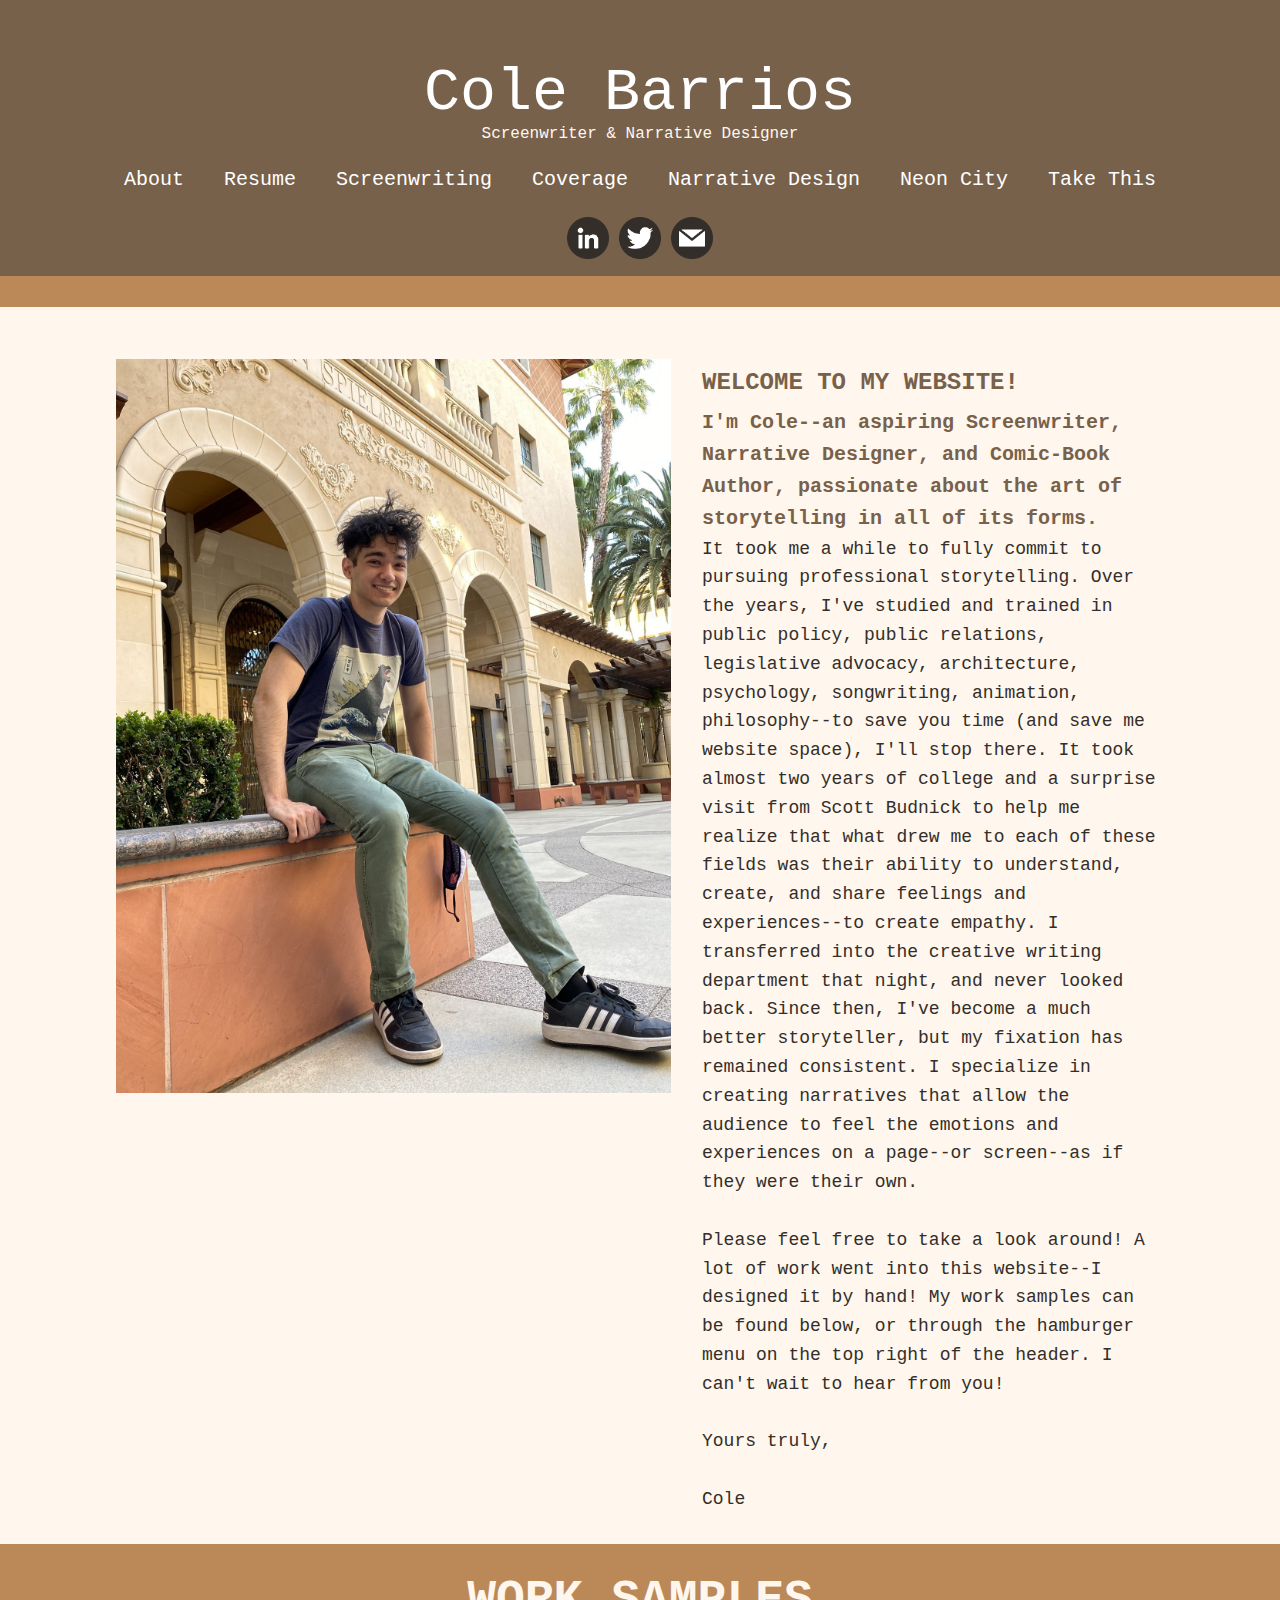
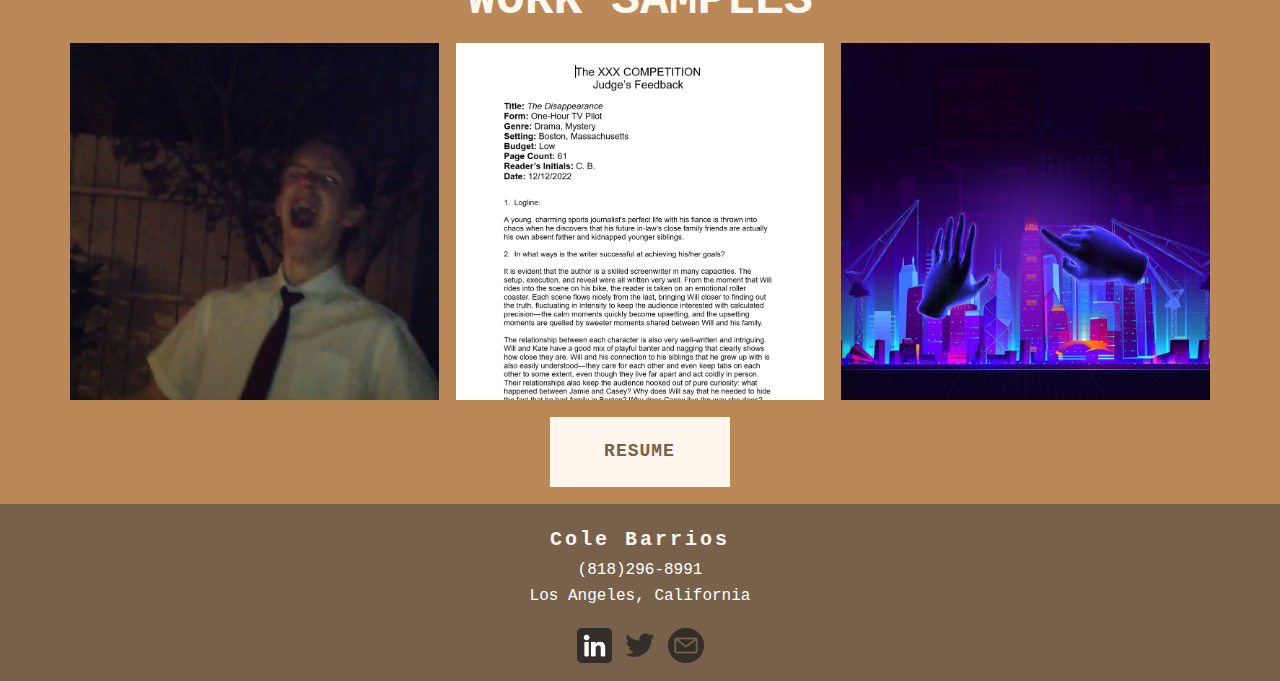
<file: index.html>
<!DOCTYPE html> 
<html style="font-size: 16px;" lang="en"><head>
    <meta name="viewport" content="width=device-width, initial-scale=1.0">
    <meta charset="utf-8">
    <meta name="keywords" content="portfolio">
    <meta name="description" content="">
    <title>About</title>
    <link rel="stylesheet" href="nicepage.css" media="screen">
<link rel="stylesheet" href="About.css" media="screen">
    <script class="u-script" type="text/javascript" src="jquery.js" defer=""></script>
    <script class="u-script" type="text/javascript" src="nicepage.js" defer=""></script>
    <meta name="generator" content="Nicepage 5.2.4, nicepage.com">
    <link id="u-theme-google-font" rel="stylesheet" href="https://fonts.googleapis.com/css?family=Open+Sans:300,300i,400,400i,500,500i,600,600i,700,700i,800,800i">
    
    
    
    <script type="application/ld+json">{
		"@context": "http://schema.org",
		"@type": "Organization",
		"name": "colebbarrios",
		"sameAs": [
				"https://www.linkedin.com/in/colebbarrios/",
				"https://mobile.twitter.com/colepium",
				"mailto:c0le.b4rri0s@gmail.com",
				"https://www.linkedin.com/in/colebbarrios/",
				"https://mobile.twitter.com/colepium",
				"mailto:c0le.b4rri0s@gmail.com"
		]
}</script>
    <meta name="theme-color" content="#1f203a">
    <meta name="twitter:site" content="@">
    <meta name="twitter:card" content="summary_large_image">
    <meta name="twitter:title" content="About">
    <meta name="twitter:description" content="colebbarrios">
    <meta property="og:title" content="About">
    <meta property="og:description" content="">
    <meta property="og:type" content="website">
  </head>
  <body data-home-page="About.html" data-home-page-title="About" class="u-body u-xl-mode" data-lang="en"><header class="u-clearfix u-header u-palette-2-dark-2 u-header" id="sec-ab9d"><div class="u-clearfix u-sheet u-sheet-1">
        <p class="u-custom-font u-font-courier-new u-text u-text-default u-text-1">Cole Barrios</p>
        <p class="u-custom-font u-font-courier-new u-text u-text-default u-text-palette-2-light-3 u-text-2">Screenwriter &amp; Narrative Designer</p>
        <nav class="u-menu u-menu-one-level u-offcanvas u-menu-1" data-responsive-from="MD">
          <div class="menu-collapse u-custom-font u-font-courier-new" style="font-size: 1.25rem;">
            <a class="u-button-style u-file-icon u-nav-link u-text-palette-2-light-3 u-file-icon-1" href="#">
              <img src="images/7710488-ff277edf.png" alt="">
            </a>
          </div>
          <div class="u-custom-menu u-nav-container">
            <ul class="u-custom-font u-font-courier-new u-nav u-unstyled u-nav-1"><li class="u-nav-item"><a class="u-button-style u-nav-link" href="About.html">About</a>
</li><li class="u-nav-item"><a class="u-button-style u-file-link u-nav-link" href="files/Cole_Barrios_Resume_Games_20221.pdf">Resume</a>
</li><li class="u-nav-item"><a class="u-button-style u-nav-link" href="Screenwriting.html">Screenwriting</a>
</li><li class="u-nav-item"><a class="u-button-style u-nav-link" href="Coverage.html">Coverage</a>
</li><li class="u-nav-item"><a class="u-button-style u-nav-link" href="Narrative-Design.html">Narrative Design</a>
</li><li class="u-nav-item"><a class="u-button-style u-nav-link" href="Narrative-Design-Subpages/Neon-City.html">Neon City</a>
</li><li class="u-nav-item"><a class="u-button-style u-nav-link" href="Narrative-Design-Subpages/Take-This.html">Take This</a>
</li></ul>
          </div>
          <div class="u-custom-menu u-nav-container-collapse">
            <div class="u-black u-container-style u-inner-container-layout u-opacity u-opacity-95 u-sidenav">
              <div class="u-inner-container-layout u-sidenav-overflow">
                <div class="u-menu-close"></div>
                <ul class="u-align-center u-nav u-popupmenu-items u-unstyled u-nav-2"><li class="u-nav-item"><a class="u-button-style u-nav-link" href="About.html">About</a>
</li><li class="u-nav-item"><a class="u-button-style u-nav-link" href="files/Cole_Barrios_Resume_Games_20221.pdf">Resume</a>
</li><li class="u-nav-item"><a class="u-button-style u-nav-link" href="Screenwriting.html">Screenwriting</a>
</li><li class="u-nav-item"><a class="u-button-style u-nav-link" href="Coverage.html">Coverage</a>
</li><li class="u-nav-item"><a class="u-button-style u-nav-link" href="Narrative-Design.html">Narrative Design</a>
</li><li class="u-nav-item"><a class="u-button-style u-nav-link" href="Narrative-Design-Subpages/Neon-City.html">Neon City</a>
</li><li class="u-nav-item"><a class="u-button-style u-nav-link" href="Narrative-Design-Subpages/Take-This.html">Take This</a>
</li></ul>
              </div>
            </div>
            <div class="u-black u-menu-overlay u-opacity u-opacity-70"></div>
          </div>
        </nav>
        <div class="u-social-icons u-spacing-10 u-social-icons-1">
          <a class="u-social-url" title="Linkedin" target="_blank" href="https://www.linkedin.com/in/colebbarrios/"><span class="u-file-icon u-icon u-social-facebook u-social-icon u-text-palette-2-dark-3 u-icon-1"><img src="images/4494497-5d985a72.png" alt=""></span>
          </a>
          <a class="u-social-url" title="Twitter" target="_blank" href="https://mobile.twitter.com/colepium"><span class="u-file-icon u-icon u-social-icon u-social-twitter u-text-palette-2-dark-3 u-icon-2"><img src="images/3670151-fc7d4019.png" alt=""></span>
          </a>
          <a class="u-social-url" title="Email me!" target="_blank" href="mailto:c0le.b4rri0s@gmail.com"><span class="u-file-icon u-icon u-social-icon u-social-instagram u-text-palette-2-dark-3 u-icon-3"><img src="images/3686989-e23fee5b.png" alt=""></span>
          </a>
        </div>
      </div></header>
    <section class="u-align-left u-clearfix u-palette-2-dark-1 u-valign-bottom-xs u-section-1" id="carousel_2505">
      <div class="u-align-center-md u-align-center-sm u-align-center-xs u-align-left-lg u-align-left-xl u-container-style u-expanded-width u-group u-palette-2-light-3 u-shape-rectangle u-group-1">
        <div class="u-container-layout u-container-layout-1">
          <div class="u-rotation-parent u-rotation-parent-1">
            <img class="u-image u-image-default u-rotate-90 u-image-1" src="images/IMG_4141.jpg" alt="" data-image-width="4032" data-image-height="3024" data-animation-name="" data-animation-duration="0" data-animation-direction="">
          </div>
          <p class="u-custom-font u-font-courier-new u-text u-text-palette-2-dark-2 u-text-1">WELCOME TO MY WEBSITE!<br>
          </p>
          <p class="u-custom-font u-font-courier-new u-text u-text-palette-2-dark-2 u-text-2"> I'm Cole--an aspiring Screenwriter, Narrative Designer, and Comic-Book Author, passionate about the art of storytelling in all of its forms.</p>
          <p class="u-custom-font u-font-courier-new u-text u-text-palette-2-dark-3 u-text-3">It took me a while to fully commit to pursuing professional storytelling. Over the years, I've studied and trained in public policy, public relations, legislative advocacy, architecture, psychology, songwriting, animation, philosophy--to save you time (and save me website space), I'll stop there.&nbsp;It took almost two years of college and a surprise visit from Scott Budnick to help me realize that what drew me to each of these fields was their ability to understand, create, and share feelings and experiences--to create empathy. I transferred into the creative writing department that night, and never looked back. Since then,&nbsp;I've become a much better storyteller, but my fixation has remained consistent. I specialize in creating narratives that allow the audience to feel the emotions and experiences on a page--or screen--as if they were their own.<br>
            <br>Please feel free to take a look around! A lot of work went into this website--I designed it by hand! My work samples can be found below, or through the hamburger menu on the top right of the header. I can't wait to hear from you!<br>
            <br>Yours truly,<br>
            <br>Cole
          </p>
        </div>
      </div>
    </section>
    <section class="u-align-center u-clearfix u-palette-2-dark-1 u-section-2" id="sec-4a05">
      <div class="u-clearfix u-sheet u-sheet-1">
        <h1 class="u-text u-text-default u-text-palette-2-light-3 u-text-1">WORK SAMPLES</h1>
        <div class="u-expanded-width u-gallery u-layout-grid u-lightbox u-show-text-on-hover u-gallery-1">
          <div class="u-gallery-inner u-gallery-inner-1">
            <div class="u-effect-fade u-effect-hover-zoom u-gallery-item" data-href="Screenwriting.html" title="Screenwriting">
              <div class="u-back-slide" data-image-width="1689" data-image-height="876">
                <img class="u-back-image u-expanded" src="images/image-16.png" alt="Screenplays">
              </div>
              <div class="u-over-slide u-shading u-valign-bottom u-over-slide-1">
                <h3 class="u-gallery-heading">Screenplays</h3>
                <p class="u-gallery-text" style="margin-top: 0px;">Assorted original &amp; speculative works for TV and Film. For game scripts, see Narrative Design.</p>
              </div>
            </div>
            <div class="u-effect-fade u-effect-hover-zoom u-gallery-item" data-href="Coverage.html" title="Coverage">
              <div class="u-back-slide" data-image-width="1019" data-image-height="1080">
                <img class="u-back-image u-expanded" src="images/image.png" alt="Creative Development">
              </div>
              <div class="u-over-slide u-shading u-valign-bottom u-over-slide-2">
                <h3 class="u-gallery-heading">Creative Development</h3>
                <p class="u-gallery-text" style="margin-top: 0px;">Speculative professional coverage samples for TV, feature, produced, and unproduced work.</p>
              </div>
            </div>
            <div class="u-effect-fade u-effect-hover-zoom u-gallery-item" data-href="Narrative-Design.html" title="Narrative Design">
              <div class="u-back-slide" data-image-width="1920" data-image-height="1080">
                <img class="u-back-image u-expanded" src="images/8mb.video-k3G-Af4w6zEq.jpg" alt="Narrative Design">
              </div>
              <div class="u-over-slide u-shading u-valign-bottom u-over-slide-3">
                <h3 class="u-gallery-heading">Narrative Design</h3>
                <p class="u-gallery-text" style="margin-top: 0px;">Game scripts, story treatments, dialogue trees, and pitch decks for Original and established IP.</p>
              </div>
            </div>
          </div>
        </div>
        <a href="files/Cole_Barrios_Resume_Games_20221.pdf" class="u-align-center u-border-none u-btn u-button-style u-custom-font u-file-link u-font-courier-new u-hover-white u-palette-2-light-3 u-text-palette-2-dark-2 u-btn-1" target="_blank">Resume</a>
      </div>
    </section>
    
    
    <footer class="u-align-center u-clearfix u-footer u-palette-2-dark-2 u-footer" id="sec-0f65"><div class="u-clearfix u-sheet u-sheet-1">
        <h6 class="u-align-center u-text u-text-palette-2-light-3 u-text-1">Cole Barrios</h6>
        <p class="u-align-center u-custom-font u-font-courier-new u-text u-text-2"> (818)296-8991<br>Los Angeles, California
        </p>
        <div class="u-social-icons u-spacing-10 u-social-icons-1">
          <a class="u-social-url" title="Linkedin" target="_blank" href="https://www.linkedin.com/in/colebbarrios/"><span class="u-file-icon u-icon u-social-facebook u-social-icon u-text-palette-2-dark-3 u-icon-1"><img src="images/3536505-c5aa6b76.png" alt=""></span>
          </a>
          <a class="u-social-url" title="Twitter" target="_blank" href="https://mobile.twitter.com/colepium"><span class="u-icon u-social-icon u-social-twitter u-text-palette-2-dark-3 u-icon-2"><svg class="u-svg-link" preserveAspectRatio="xMidYMin slice" viewBox="0 0 112 112" style=""><use xmlns:xlink="http://www.w3.org/1999/xlink" xlink:href="#svg-2b15"></use></svg><svg class="u-svg-content" viewBox="0 0 112 112" x="0" y="0" id="svg-2b15"><path fill="currentColor" d="M92.2,38.2c0,0.8,0,1.6,0,2.3c0,24.3-18.6,52.4-52.6,52.4c-10.6,0.1-20.2-2.9-28.5-8.2
	c1.4,0.2,2.9,0.2,4.4,0.2c8.7,0,16.7-2.9,23-7.9c-8.1-0.2-14.9-5.5-17.3-12.8c1.1,0.2,2.4,0.2,3.4,0.2c1.6,0,3.3-0.2,4.8-0.7
	c-8.4-1.6-14.9-9.2-14.9-18c0-0.2,0-0.2,0-0.2c2.5,1.4,5.4,2.2,8.4,2.3c-5-3.3-8.3-8.9-8.3-15.4c0-3.4,1-6.5,2.5-9.2
	c9.1,11.1,22.7,18.5,38,19.2c-0.2-1.4-0.4-2.8-0.4-4.3c0.1-10,8.3-18.2,18.5-18.2c5.4,0,10.1,2.2,13.5,5.7c4.3-0.8,8.1-2.3,11.7-4.5
	c-1.4,4.3-4.3,7.9-8.1,10.1c3.7-0.4,7.3-1.4,10.6-2.9C98.9,32.3,95.7,35.5,92.2,38.2z"></path></svg></span>
          </a>
          <a class="u-social-url" title="Email me!" target="_blank" href="mailto:c0le.b4rri0s@gmail.com"><span class="u-file-icon u-icon u-social-icon u-social-instagram u-text-palette-2-dark-3 u-icon-3"><img src="images/3178158-216dd6bc.png" alt=""></span>
          </a>
        </div>
      </div></footer>
  
</body></html>
</file>
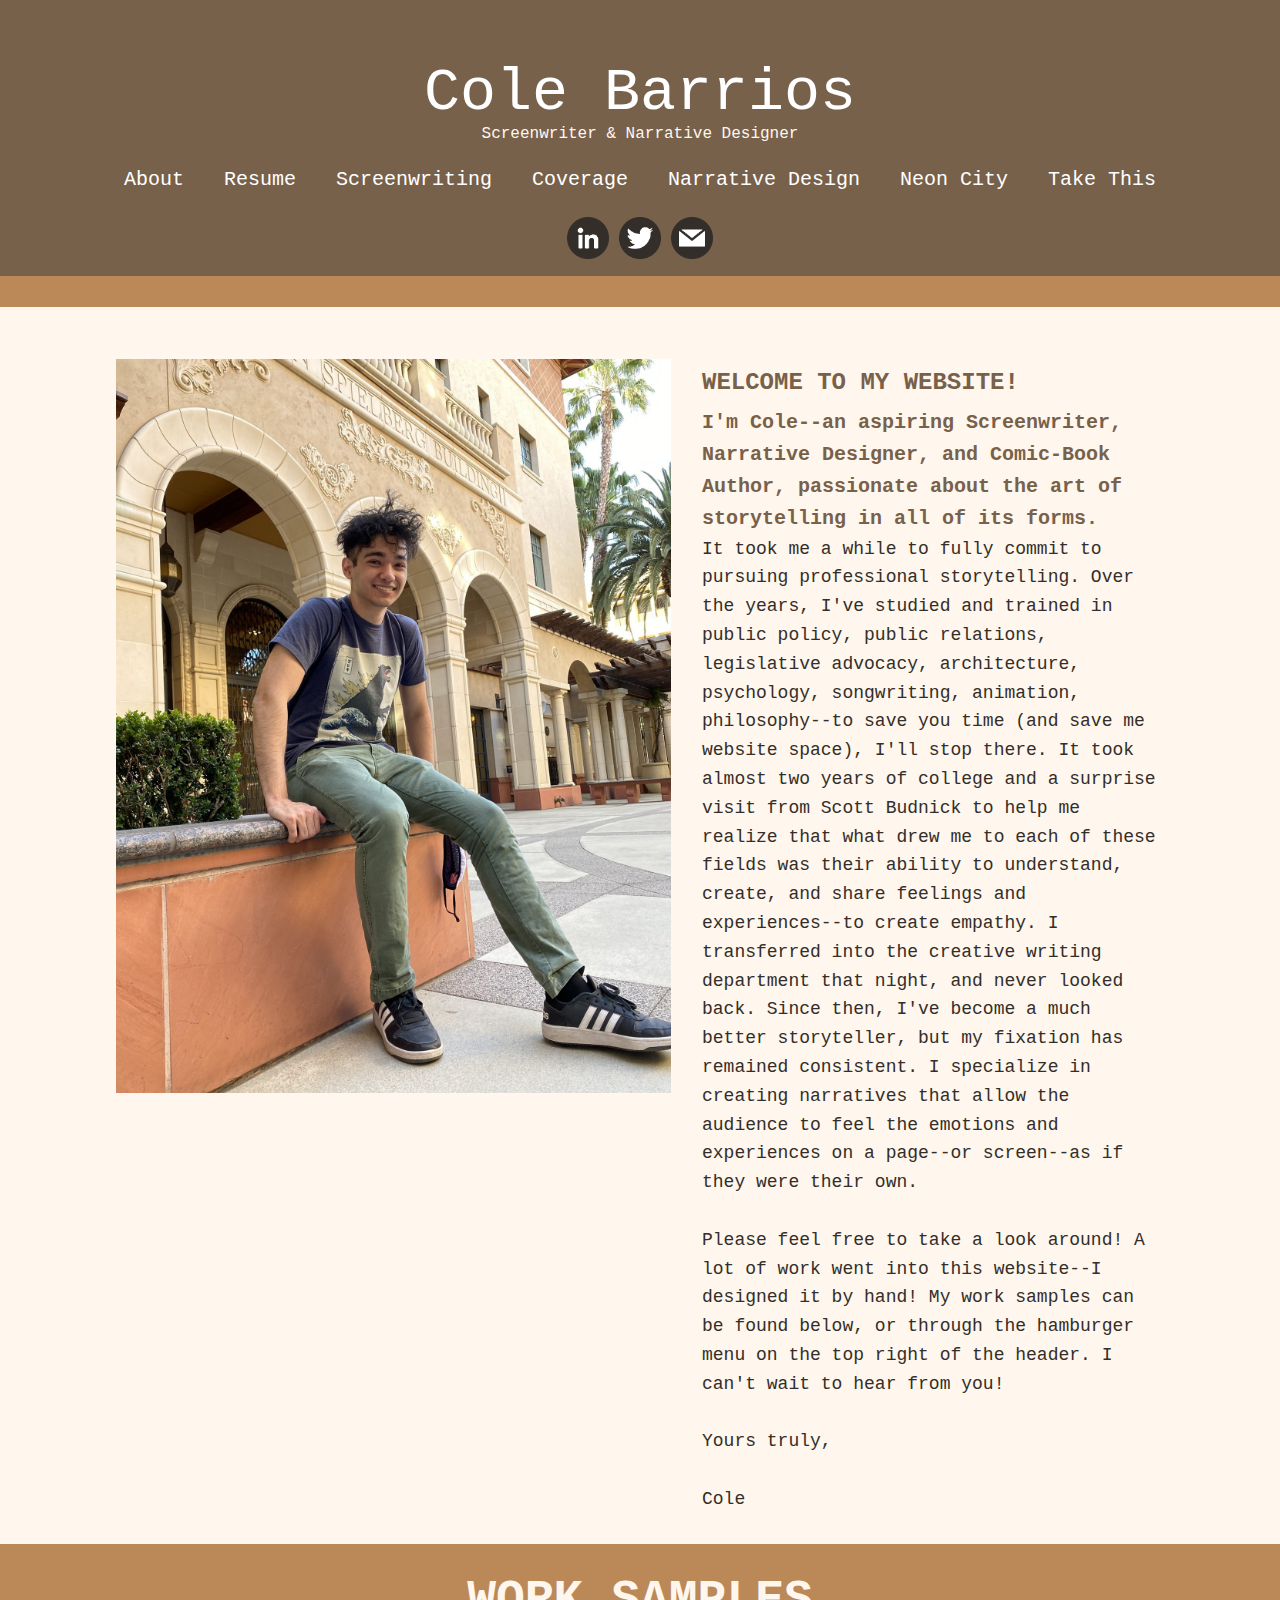
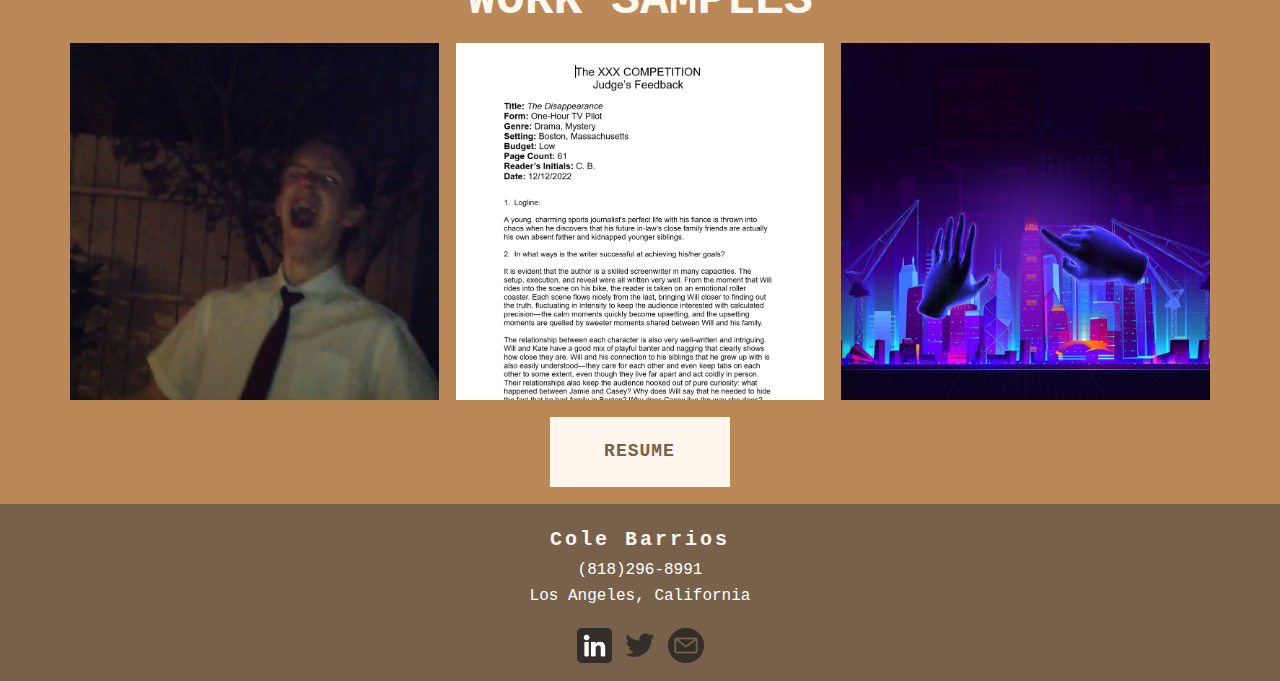
<file: About.html>
<!DOCTYPE html>
<html style="font-size: 16px;" lang="en"><head>
    <meta name="viewport" content="width=device-width, initial-scale=1.0">
    <meta charset="utf-8">
    <meta name="keywords" content="portfolio">
    <meta name="description" content="">
    <title>About</title>
    <link rel="stylesheet" href="nicepage.css" media="screen">
<link rel="stylesheet" href="About.css" media="screen">
    <script class="u-script" type="text/javascript" src="jquery.js" defer=""></script>
    <script class="u-script" type="text/javascript" src="nicepage.js" defer=""></script>
    <meta name="generator" content="Nicepage 5.2.4, nicepage.com">
    <link id="u-theme-google-font" rel="stylesheet" href="https://fonts.googleapis.com/css?family=Open+Sans:300,300i,400,400i,500,500i,600,600i,700,700i,800,800i">
    
    
    
    <script type="application/ld+json">{
		"@context": "http://schema.org",
		"@type": "Organization",
		"name": "colebbarrios",
		"sameAs": [
				"https://www.linkedin.com/in/colebbarrios/",
				"https://mobile.twitter.com/colepium",
				"mailto:c0le.b4rri0s@gmail.com",
				"https://www.linkedin.com/in/colebbarrios/",
				"https://mobile.twitter.com/colepium",
				"mailto:c0le.b4rri0s@gmail.com"
		]
}</script>
    <meta name="theme-color" content="#1f203a">
    <meta name="twitter:site" content="@">
    <meta name="twitter:card" content="summary_large_image">
    <meta name="twitter:title" content="About">
    <meta name="twitter:description" content="colebbarrios">
    <meta property="og:title" content="About">
    <meta property="og:description" content="">
    <meta property="og:type" content="website">
  </head>
  <body class="u-body u-xl-mode" data-lang="en"><header class="u-clearfix u-header u-palette-2-dark-2 u-header" id="sec-ab9d"><div class="u-clearfix u-sheet u-sheet-1">
        <p class="u-custom-font u-font-courier-new u-text u-text-default u-text-1">Cole Barrios</p>
        <p class="u-custom-font u-font-courier-new u-text u-text-default u-text-palette-2-light-3 u-text-2">Screenwriter &amp; Narrative Designer</p>
        <nav class="u-menu u-menu-one-level u-offcanvas u-menu-1" data-responsive-from="MD">
          <div class="menu-collapse u-custom-font u-font-courier-new" style="font-size: 1.25rem;">
            <a class="u-button-style u-file-icon u-nav-link u-text-palette-2-light-3 u-file-icon-1" href="#">
              <img src="images/7710488-ff277edf.png" alt="">
            </a>
          </div>
          <div class="u-custom-menu u-nav-container">
            <ul class="u-custom-font u-font-courier-new u-nav u-unstyled u-nav-1"><li class="u-nav-item"><a class="u-button-style u-nav-link" href="About.html">About</a>
</li><li class="u-nav-item"><a class="u-button-style u-file-link u-nav-link" href="files/Cole_Barrios_Resume_Games_20221.pdf">Resume</a>
</li><li class="u-nav-item"><a class="u-button-style u-nav-link" href="Screenwriting.html">Screenwriting</a>
</li><li class="u-nav-item"><a class="u-button-style u-nav-link" href="Coverage.html">Coverage</a>
</li><li class="u-nav-item"><a class="u-button-style u-nav-link" href="Narrative-Design.html">Narrative Design</a>
</li><li class="u-nav-item"><a class="u-button-style u-nav-link" href="Narrative-Design-Subpages/Neon-City.html">Neon City</a>
</li><li class="u-nav-item"><a class="u-button-style u-nav-link" href="Narrative-Design-Subpages/Take-This.html">Take This</a>
</li></ul>
          </div>
          <div class="u-custom-menu u-nav-container-collapse">
            <div class="u-black u-container-style u-inner-container-layout u-opacity u-opacity-95 u-sidenav">
              <div class="u-inner-container-layout u-sidenav-overflow">
                <div class="u-menu-close"></div>
                <ul class="u-align-center u-nav u-popupmenu-items u-unstyled u-nav-2"><li class="u-nav-item"><a class="u-button-style u-nav-link" href="About.html">About</a>
</li><li class="u-nav-item"><a class="u-button-style u-nav-link" href="files/Cole_Barrios_Resume_Games_20221.pdf">Resume</a>
</li><li class="u-nav-item"><a class="u-button-style u-nav-link" href="Screenwriting.html">Screenwriting</a>
</li><li class="u-nav-item"><a class="u-button-style u-nav-link" href="Coverage.html">Coverage</a>
</li><li class="u-nav-item"><a class="u-button-style u-nav-link" href="Narrative-Design.html">Narrative Design</a>
</li><li class="u-nav-item"><a class="u-button-style u-nav-link" href="Narrative-Design-Subpages/Neon-City.html">Neon City</a>
</li><li class="u-nav-item"><a class="u-button-style u-nav-link" href="Narrative-Design-Subpages/Take-This.html">Take This</a>
</li></ul>
              </div>
            </div>
            <div class="u-black u-menu-overlay u-opacity u-opacity-70"></div>
          </div>
        </nav>
        <div class="u-social-icons u-spacing-10 u-social-icons-1">
          <a class="u-social-url" title="Linkedin" target="_blank" href="https://www.linkedin.com/in/colebbarrios/"><span class="u-file-icon u-icon u-social-facebook u-social-icon u-text-palette-2-dark-3 u-icon-1"><img src="images/4494497-5d985a72.png" alt=""></span>
          </a>
          <a class="u-social-url" title="Twitter" target="_blank" href="https://mobile.twitter.com/colepium"><span class="u-file-icon u-icon u-social-icon u-social-twitter u-text-palette-2-dark-3 u-icon-2"><img src="images/3670151-fc7d4019.png" alt=""></span>
          </a>
          <a class="u-social-url" title="Email me!" target="_blank" href="mailto:c0le.b4rri0s@gmail.com"><span class="u-file-icon u-icon u-social-icon u-social-instagram u-text-palette-2-dark-3 u-icon-3"><img src="images/3686989-e23fee5b.png" alt=""></span>
          </a>
        </div>
      </div></header>
    <section class="u-align-left u-clearfix u-palette-2-dark-1 u-valign-bottom-xs u-section-1" id="carousel_2505">
      <div class="u-align-center-md u-align-center-sm u-align-center-xs u-align-left-lg u-align-left-xl u-container-style u-expanded-width u-group u-palette-2-light-3 u-shape-rectangle u-group-1">
        <div class="u-container-layout u-container-layout-1">
          <div class="u-rotation-parent u-rotation-parent-1">
            <img class="u-image u-image-default u-rotate-90 u-image-1" src="images/IMG_4141.jpg" alt="" data-image-width="4032" data-image-height="3024" data-animation-name="" data-animation-duration="0" data-animation-direction="">
          </div>
          <p class="u-custom-font u-font-courier-new u-text u-text-palette-2-dark-2 u-text-1">WELCOME TO MY WEBSITE!<br>
          </p>
          <p class="u-custom-font u-font-courier-new u-text u-text-palette-2-dark-2 u-text-2"> I'm Cole--an aspiring Screenwriter, Narrative Designer, and Comic-Book Author, passionate about the art of storytelling in all of its forms.</p>
          <p class="u-custom-font u-font-courier-new u-text u-text-palette-2-dark-3 u-text-3">It took me a while to fully commit to pursuing professional storytelling. Over the years, I've studied and trained in public policy, public relations, legislative advocacy, architecture, psychology, songwriting, animation, philosophy--to save you time (and save me website space), I'll stop there.&nbsp;It took almost two years of college and a surprise visit from Scott Budnick to help me realize that what drew me to each of these fields was their ability to understand, create, and share feelings and experiences--to create empathy. I transferred into the creative writing department that night, and never looked back. Since then,&nbsp;I've become a much better storyteller, but my fixation has remained consistent. I specialize in creating narratives that allow the audience to feel the emotions and experiences on a page--or screen--as if they were their own.<br>
            <br>Please feel free to take a look around! A lot of work went into this website--I designed it by hand! My work samples can be found below, or through the hamburger menu on the top right of the header. I can't wait to hear from you!<br>
            <br>Yours truly,<br>
            <br>Cole
          </p>
        </div>
      </div>
    </section>
    <section class="u-align-center u-clearfix u-palette-2-dark-1 u-section-2" id="sec-4a05">
      <div class="u-clearfix u-sheet u-sheet-1">
        <h1 class="u-text u-text-default u-text-palette-2-light-3 u-text-1">WORK SAMPLES</h1>
        <div class="u-expanded-width u-gallery u-layout-grid u-lightbox u-show-text-on-hover u-gallery-1">
          <div class="u-gallery-inner u-gallery-inner-1">
            <div class="u-effect-fade u-effect-hover-zoom u-gallery-item" data-href="Screenwriting.html" title="Screenwriting">
              <div class="u-back-slide" data-image-width="1689" data-image-height="876">
                <img class="u-back-image u-expanded" src="images/image-16.png" alt="Screenplays">
              </div>
              <div class="u-over-slide u-shading u-valign-bottom u-over-slide-1">
                <h3 class="u-gallery-heading">Screenplays</h3>
                <p class="u-gallery-text" style="margin-top: 0px;">Assorted original &amp; speculative works for TV and Film. For game scripts, see Narrative Design.</p>
              </div>
            </div>
            <div class="u-effect-fade u-effect-hover-zoom u-gallery-item" data-href="Coverage.html" title="Coverage">
              <div class="u-back-slide" data-image-width="1019" data-image-height="1080">
                <img class="u-back-image u-expanded" src="images/image.png" alt="Creative Development">
              </div>
              <div class="u-over-slide u-shading u-valign-bottom u-over-slide-2">
                <h3 class="u-gallery-heading">Creative Development</h3>
                <p class="u-gallery-text" style="margin-top: 0px;">Speculative professional coverage samples for TV, feature, produced, and unproduced work.</p>
              </div>
            </div>
            <div class="u-effect-fade u-effect-hover-zoom u-gallery-item" data-href="Narrative-Design.html" title="Narrative Design">
              <div class="u-back-slide" data-image-width="1920" data-image-height="1080">
                <img class="u-back-image u-expanded" src="images/8mb.video-k3G-Af4w6zEq.jpg" alt="Narrative Design">
              </div>
              <div class="u-over-slide u-shading u-valign-bottom u-over-slide-3">
                <h3 class="u-gallery-heading">Narrative Design</h3>
                <p class="u-gallery-text" style="margin-top: 0px;">Game scripts, story treatments, dialogue trees, and pitch decks for Original and established IP.</p>
              </div>
            </div>
          </div>
        </div>
        <a href="files/Cole_Barrios_Resume_Games_20221.pdf" class="u-align-center u-border-none u-btn u-button-style u-custom-font u-file-link u-font-courier-new u-hover-white u-palette-2-light-3 u-text-palette-2-dark-2 u-btn-1" target="_blank">Resume</a>
      </div>
    </section>
    
    
    <footer class="u-align-center u-clearfix u-footer u-palette-2-dark-2 u-footer" id="sec-0f65"><div class="u-clearfix u-sheet u-sheet-1">
        <h6 class="u-align-center u-text u-text-palette-2-light-3 u-text-1">Cole Barrios</h6>
        <p class="u-align-center u-custom-font u-font-courier-new u-text u-text-2"> (818)296-8991<br>Los Angeles, California
        </p>
        <div class="u-social-icons u-spacing-10 u-social-icons-1">
          <a class="u-social-url" title="Linkedin" target="_blank" href="https://www.linkedin.com/in/colebbarrios/"><span class="u-file-icon u-icon u-social-facebook u-social-icon u-text-palette-2-dark-3 u-icon-1"><img src="images/3536505-c5aa6b76.png" alt=""></span>
          </a>
          <a class="u-social-url" title="Twitter" target="_blank" href="https://mobile.twitter.com/colepium"><span class="u-icon u-social-icon u-social-twitter u-text-palette-2-dark-3 u-icon-2"><svg class="u-svg-link" preserveAspectRatio="xMidYMin slice" viewBox="0 0 112 112" style=""><use xmlns:xlink="http://www.w3.org/1999/xlink" xlink:href="#svg-2b15"></use></svg><svg class="u-svg-content" viewBox="0 0 112 112" x="0" y="0" id="svg-2b15"><path fill="currentColor" d="M92.2,38.2c0,0.8,0,1.6,0,2.3c0,24.3-18.6,52.4-52.6,52.4c-10.6,0.1-20.2-2.9-28.5-8.2
	c1.4,0.2,2.9,0.2,4.4,0.2c8.7,0,16.7-2.9,23-7.9c-8.1-0.2-14.9-5.5-17.3-12.8c1.1,0.2,2.4,0.2,3.4,0.2c1.6,0,3.3-0.2,4.8-0.7
	c-8.4-1.6-14.9-9.2-14.9-18c0-0.2,0-0.2,0-0.2c2.5,1.4,5.4,2.2,8.4,2.3c-5-3.3-8.3-8.9-8.3-15.4c0-3.4,1-6.5,2.5-9.2
	c9.1,11.1,22.7,18.5,38,19.2c-0.2-1.4-0.4-2.8-0.4-4.3c0.1-10,8.3-18.2,18.5-18.2c5.4,0,10.1,2.2,13.5,5.7c4.3-0.8,8.1-2.3,11.7-4.5
	c-1.4,4.3-4.3,7.9-8.1,10.1c3.7-0.4,7.3-1.4,10.6-2.9C98.9,32.3,95.7,35.5,92.2,38.2z"></path></svg></span>
          </a>
          <a class="u-social-url" title="Email me!" target="_blank" href="mailto:c0le.b4rri0s@gmail.com"><span class="u-file-icon u-icon u-social-icon u-social-instagram u-text-palette-2-dark-3 u-icon-3"><img src="images/3178158-216dd6bc.png" alt=""></span>
          </a>
        </div>
      </div></footer>
  
</body></html>
</file>
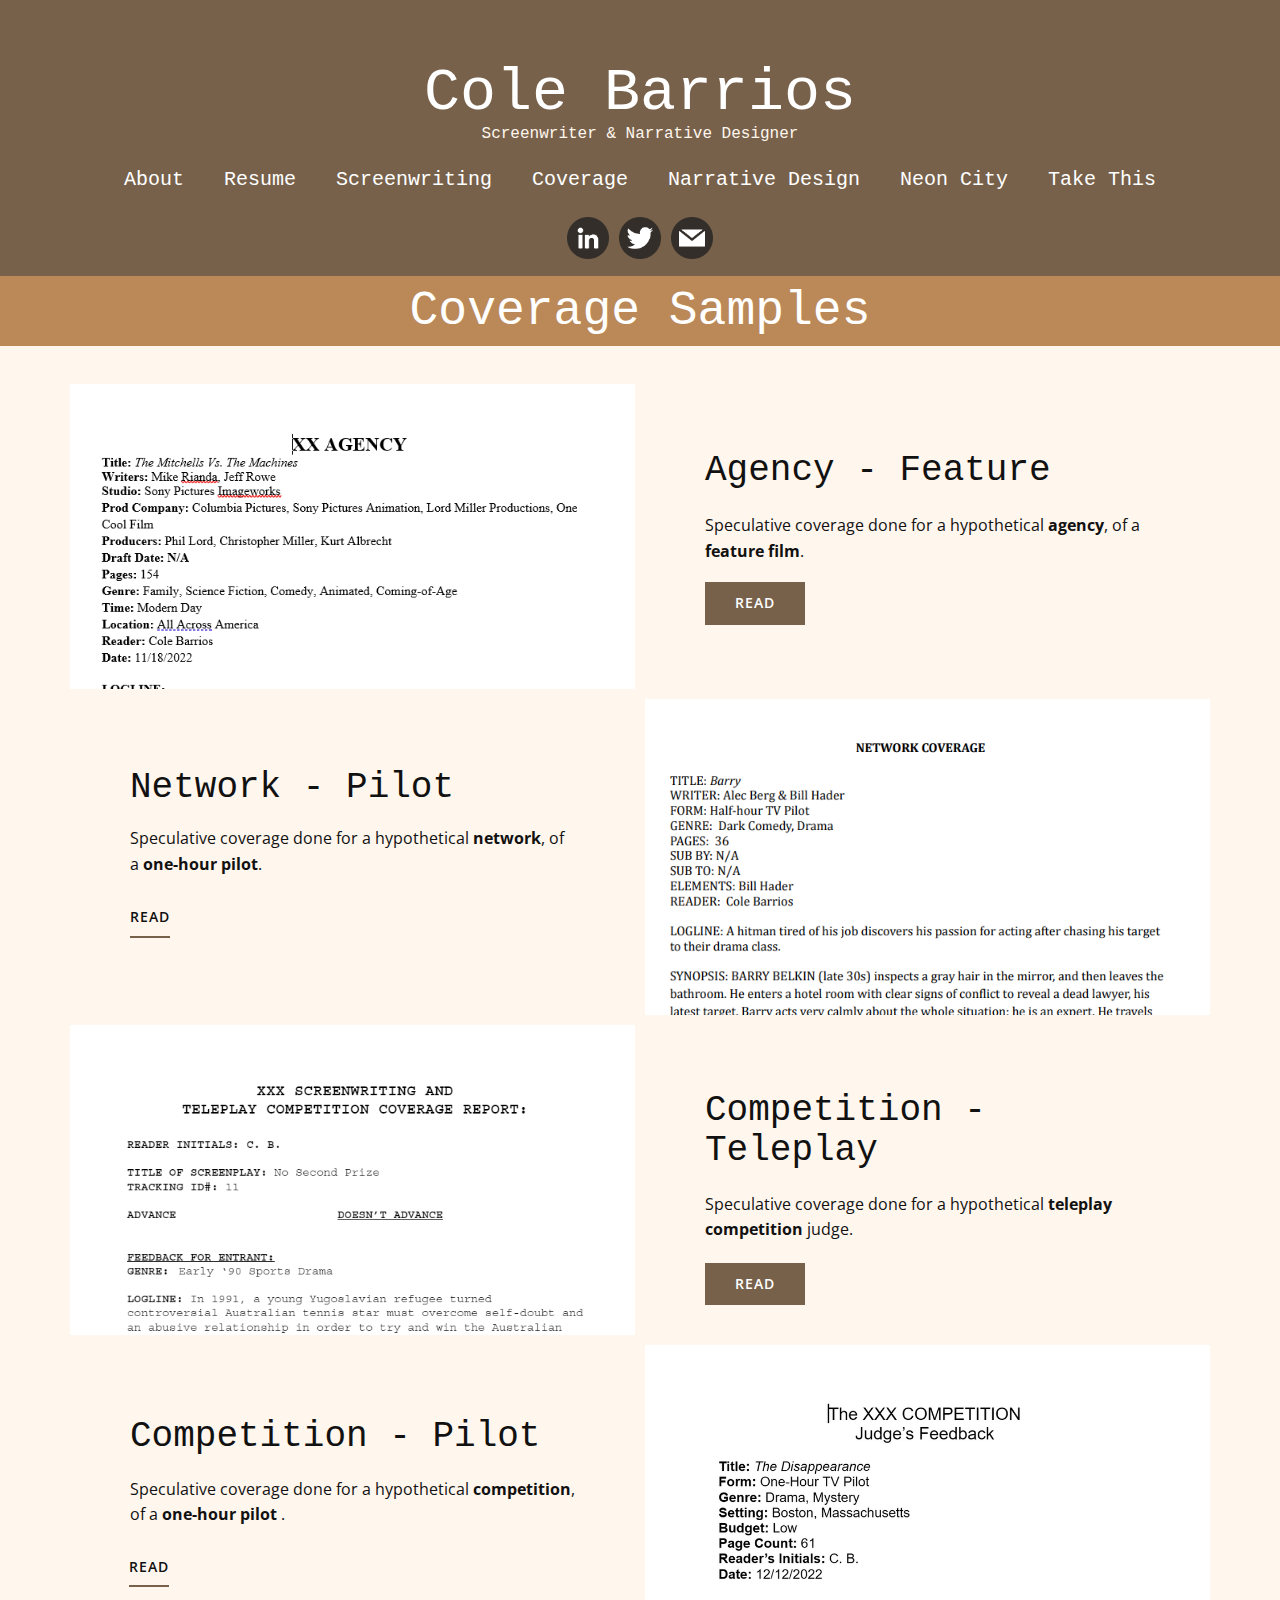
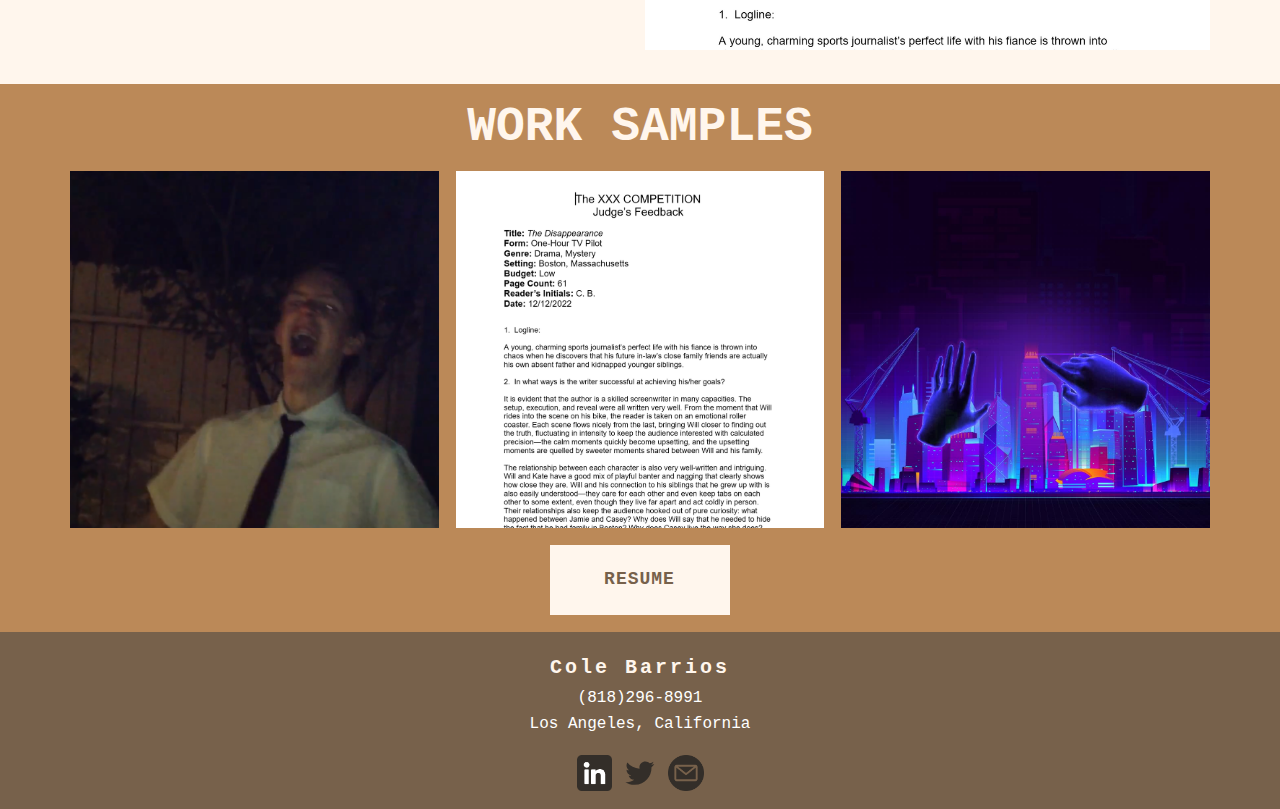
<file: Coverage.html>
<!DOCTYPE html>
<html style="font-size: 16px;" lang="en"><head>
    <meta name="viewport" content="width=device-width, initial-scale=1.0">
    <meta charset="utf-8">
    <meta name="keywords" content="portfolio">
    <meta name="description" content="">
    <title>Coverage</title>
    <link rel="stylesheet" href="nicepage.css" media="screen">
<link rel="stylesheet" href="Coverage.css" media="screen">
    <script class="u-script" type="text/javascript" src="jquery.js" defer=""></script>
    <script class="u-script" type="text/javascript" src="nicepage.js" defer=""></script>
    <meta name="generator" content="Nicepage 5.2.4, nicepage.com">
    <link id="u-theme-google-font" rel="stylesheet" href="https://fonts.googleapis.com/css?family=Open+Sans:300,300i,400,400i,500,500i,600,600i,700,700i,800,800i">
    
    
    
    <script type="application/ld+json">{
		"@context": "http://schema.org",
		"@type": "Organization",
		"name": "colebbarrios",
		"sameAs": [
				"https://www.linkedin.com/in/colebbarrios/",
				"https://mobile.twitter.com/colepium",
				"mailto:c0le.b4rri0s@gmail.com",
				"https://www.linkedin.com/in/colebbarrios/",
				"https://mobile.twitter.com/colepium",
				"mailto:c0le.b4rri0s@gmail.com"
		]
}</script>
    <meta name="theme-color" content="#1f203a">
    <meta name="twitter:site" content="@">
    <meta name="twitter:card" content="summary_large_image">
    <meta name="twitter:title" content="Coverage">
    <meta name="twitter:description" content="colebbarrios">
    <meta property="og:title" content="Coverage">
    <meta property="og:description" content="">
    <meta property="og:type" content="website">
  </head>
  <body class="u-body u-xl-mode" data-lang="en"><header class="u-clearfix u-header u-palette-2-dark-2 u-header" id="sec-ab9d"><div class="u-clearfix u-sheet u-sheet-1">
        <p class="u-custom-font u-font-courier-new u-text u-text-default u-text-1">Cole Barrios</p>
        <p class="u-custom-font u-font-courier-new u-text u-text-default u-text-palette-2-light-3 u-text-2">Screenwriter &amp; Narrative Designer</p>
        <nav class="u-menu u-menu-one-level u-offcanvas u-menu-1" data-responsive-from="MD">
          <div class="menu-collapse u-custom-font u-font-courier-new" style="font-size: 1.25rem;">
            <a class="u-button-style u-file-icon u-nav-link u-text-palette-2-light-3 u-file-icon-1" href="#">
              <img src="images/7710488-ff277edf.png" alt="">
            </a>
          </div>
          <div class="u-custom-menu u-nav-container">
            <ul class="u-custom-font u-font-courier-new u-nav u-unstyled u-nav-1"><li class="u-nav-item"><a class="u-button-style u-nav-link" href="About.html">About</a>
</li><li class="u-nav-item"><a class="u-button-style u-file-link u-nav-link" href="files/Cole_Barrios_Resume_Games_20221.pdf">Resume</a>
</li><li class="u-nav-item"><a class="u-button-style u-nav-link" href="Screenwriting.html">Screenwriting</a>
</li><li class="u-nav-item"><a class="u-button-style u-nav-link" href="Coverage.html">Coverage</a>
</li><li class="u-nav-item"><a class="u-button-style u-nav-link" href="Narrative-Design.html">Narrative Design</a>
</li><li class="u-nav-item"><a class="u-button-style u-nav-link" href="Narrative-Design-Subpages/Neon-City.html">Neon City</a>
</li><li class="u-nav-item"><a class="u-button-style u-nav-link" href="Narrative-Design-Subpages/Take-This.html">Take This</a>
</li></ul>
          </div>
          <div class="u-custom-menu u-nav-container-collapse">
            <div class="u-black u-container-style u-inner-container-layout u-opacity u-opacity-95 u-sidenav">
              <div class="u-inner-container-layout u-sidenav-overflow">
                <div class="u-menu-close"></div>
                <ul class="u-align-center u-nav u-popupmenu-items u-unstyled u-nav-2"><li class="u-nav-item"><a class="u-button-style u-nav-link" href="About.html">About</a>
</li><li class="u-nav-item"><a class="u-button-style u-nav-link" href="files/Cole_Barrios_Resume_Games_20221.pdf">Resume</a>
</li><li class="u-nav-item"><a class="u-button-style u-nav-link" href="Screenwriting.html">Screenwriting</a>
</li><li class="u-nav-item"><a class="u-button-style u-nav-link" href="Coverage.html">Coverage</a>
</li><li class="u-nav-item"><a class="u-button-style u-nav-link" href="Narrative-Design.html">Narrative Design</a>
</li><li class="u-nav-item"><a class="u-button-style u-nav-link" href="Narrative-Design-Subpages/Neon-City.html">Neon City</a>
</li><li class="u-nav-item"><a class="u-button-style u-nav-link" href="Narrative-Design-Subpages/Take-This.html">Take This</a>
</li></ul>
              </div>
            </div>
            <div class="u-black u-menu-overlay u-opacity u-opacity-70"></div>
          </div>
        </nav>
        <div class="u-social-icons u-spacing-10 u-social-icons-1">
          <a class="u-social-url" title="Linkedin" target="_blank" href="https://www.linkedin.com/in/colebbarrios/"><span class="u-file-icon u-icon u-social-facebook u-social-icon u-text-palette-2-dark-3 u-icon-1"><img src="images/4494497-5d985a72.png" alt=""></span>
          </a>
          <a class="u-social-url" title="Twitter" target="_blank" href="https://mobile.twitter.com/colepium"><span class="u-file-icon u-icon u-social-icon u-social-twitter u-text-palette-2-dark-3 u-icon-2"><img src="images/3670151-fc7d4019.png" alt=""></span>
          </a>
          <a class="u-social-url" title="Email me!" target="_blank" href="mailto:c0le.b4rri0s@gmail.com"><span class="u-file-icon u-icon u-social-icon u-social-instagram u-text-palette-2-dark-3 u-icon-3"><img src="images/3686989-e23fee5b.png" alt=""></span>
          </a>
        </div>
      </div></header>
    <section class="u-align-left u-clearfix u-palette-2-dark-1 u-section-1" id="carousel_2505">
      <h1 class="u-text u-text-default u-text-1">Coverage Samples</h1>
      <div class="u-container-style u-expanded-width u-group u-palette-2-light-3 u-shape-rectangle u-group-1">
        <div class="u-container-layout u-container-layout-1">
          <div class="u-clearfix u-gutter-10 u-layout-wrap u-layout-wrap-1">
            <div class="u-layout">
              <div class="u-layout-col">
                <div class="u-size-30">
                  <div class="u-layout-row">
                    <div class="u-container-style u-file-link u-image u-layout-cell u-left-cell u-size-30 u-image-1" src="" data-image-width="712" data-image-height="772" data-href="files/Lunchtime-Samurai.pdf">
                      <div class="u-container-layout u-valign-middle u-container-layout-2"></div>
                    </div>
                    <div class="u-align-left u-container-style u-layout-cell u-right-cell u-size-30 u-layout-cell-2">
                      <div class="u-container-layout u-container-layout-3">
                        <h2 class="u-text u-text-2">Agency - Feature</h2>
                        <p class="u-text u-text-3">Speculative coverage done for a hypothetical <span style="font-weight: 700;">agency</span>, of a <span style="font-weight: 700;">feature film</span>.<br>
                        </p>
                        <a href="files/AgencySpec-Feature.docx" class="u-border-none u-btn u-btn-rectangle u-button-style u-file-link u-palette-2-dark-2 u-btn-1">Read</a>
                      </div>
                    </div>
                  </div>
                </div>
                <div class="u-size-30">
                  <div class="u-layout-row">
                    <div class="u-align-left u-container-style u-layout-cell u-left-cell u-size-30 u-layout-cell-3">
                      <div class="u-container-layout u-container-layout-4">
                        <h2 class="u-text u-text-4">Network - Pilot</h2>
                        <p class="u-text u-text-5">Speculative coverage done for a hypothetical <span style="font-weight: 700;">network</span>, of a <span style="font-weight: 700;">one-hour pilot<span style="font-weight: 400;">.</span>
                          </span>
                        </p>
                        <a href="files/PilotNetworkCoverageSpec.pdf" class="u-border-2 u-border-no-left u-border-no-right u-border-no-top u-border-palette-2-dark-2 u-btn u-btn-rectangle u-button-style u-file-link u-none u-text-body-color u-btn-2">Read</a>
                      </div>
                    </div>
                    <div class="u-container-style u-file-link u-image u-layout-cell u-right-cell u-size-30 u-image-2" src="" data-image-width="703" data-image-height="601" data-href="files/DUDE_03.pdf">
                      <div class="u-container-layout u-valign-middle u-container-layout-5"></div>
                    </div>
                  </div>
                </div>
              </div>
            </div>
          </div>
          <div class="u-clearfix u-gutter-10 u-layout-wrap u-layout-wrap-2">
            <div class="u-layout">
              <div class="u-layout-col">
                <div class="u-size-30">
                  <div class="u-layout-row">
                    <div class="u-container-style u-image u-layout-cell u-left-cell u-size-30 u-image-3" src="" data-image-width="773" data-image-height="703">
                      <div class="u-container-layout u-valign-middle u-container-layout-6"></div>
                    </div>
                    <div class="u-align-left u-container-style u-layout-cell u-right-cell u-size-30 u-layout-cell-6">
                      <div class="u-container-layout u-container-layout-7">
                        <h2 class="u-text u-text-6">Competition - Teleplay</h2>
                        <p class="u-text u-text-7"> Speculative coverage done for a hypothetical <span style="font-weight: 700;">teleplay competition</span> judge.
                        </p>
                        <a href="files/CompetitionSpec-Teleplay.docx" class="u-border-none u-btn u-btn-rectangle u-button-style u-file-link u-palette-2-dark-2 u-btn-3">Read</a>
                      </div>
                    </div>
                  </div>
                </div>
                <div class="u-size-30">
                  <div class="u-layout-row">
                    <div class="u-align-left u-container-style u-layout-cell u-left-cell u-size-30 u-layout-cell-7">
                      <div class="u-container-layout u-container-layout-8">
                        <h2 class="u-text u-text-8">Competition - Pilot</h2>
                        <p class="u-text u-text-9"> Speculative coverage done for a hypothetical <span style="font-weight: 700;">competition</span>, of a <span style="font-weight: 700;">one-hour pilot<span style="font-weight: 400;"> .</span>
                          </span>
                        </p>
                        <a href="files/CompetitionSpec-OneHourPilot.docx" class="u-border-2 u-border-no-left u-border-no-right u-border-no-top u-border-palette-2-dark-2 u-btn u-btn-rectangle u-button-style u-file-link u-none u-text-body-color u-btn-4">Read</a>
                      </div>
                    </div>
                    <div class="u-container-style u-image u-layout-cell u-right-cell u-size-30 u-image-4" src="" data-image-width="1019" data-image-height="1080">
                      <div class="u-container-layout u-valign-middle u-container-layout-9"></div>
                    </div>
                  </div>
                </div>
              </div>
            </div>
          </div>
        </div>
      </div>
    </section>
    <section class="u-align-center u-clearfix u-palette-2-dark-1 u-section-2" id="sec-4a05">
      <div class="u-clearfix u-sheet u-valign-middle u-sheet-1">
        <h1 class="u-text u-text-palette-2-light-3 u-text-1">WORK SAMPLES</h1>
        <div class="u-expanded-width u-gallery u-layout-grid u-lightbox u-show-text-on-hover u-gallery-1">
          <div class="u-gallery-inner u-gallery-inner-1">
            <div class="u-effect-fade u-effect-hover-zoom u-gallery-item" data-href="Screenwriting.html" title="Screenwriting">
              <div class="u-back-slide" data-image-width="1689" data-image-height="876">
                <img class="u-back-image u-expanded" src="images/image-16.png" alt="Screenplays">
              </div>
              <div class="u-over-slide u-shading u-valign-bottom u-over-slide-1">
                <h3 class="u-gallery-heading">Screenplays</h3>
                <p class="u-gallery-text" style="margin-top: 0px;">Assorted original &amp; speculative works for TV and Film. For game scripts, see Narrative Design.</p>
              </div>
            </div>
            <div class="u-effect-fade u-effect-hover-zoom u-gallery-item" data-href="Coverage.html" title="Coverage">
              <div class="u-back-slide" data-image-width="1019" data-image-height="1080">
                <img class="u-back-image u-expanded" src="images/image.png" alt="Creative Development">
              </div>
              <div class="u-over-slide u-shading u-valign-bottom u-over-slide-2">
                <h3 class="u-gallery-heading">Creative Development</h3>
                <p class="u-gallery-text" style="margin-top: 0px;">Speculative professional coverage samples for TV, feature, produced, and unproduced work.</p>
              </div>
            </div>
            <div class="u-effect-fade u-effect-hover-zoom u-gallery-item" data-href="Narrative-Design.html" title="Narrative Design">
              <div class="u-back-slide" data-image-width="1920" data-image-height="1080">
                <img class="u-back-image u-expanded" src="images/8mb.video-k3G-Af4w6zEq.jpg" alt="Narrative Design">
              </div>
              <div class="u-over-slide u-shading u-valign-bottom u-over-slide-3">
                <h3 class="u-gallery-heading">Narrative Design</h3>
                <p class="u-gallery-text" style="margin-top: 0px;">Game scripts, story treatments, dialogue trees, and pitch decks for Original and established IP.</p>
              </div>
            </div>
          </div>
        </div>
        <a href="files/Cole_Barrios_Resume_Games_20221.pdf" class="u-align-center u-border-none u-btn u-button-style u-custom-font u-file-link u-font-courier-new u-hover-white u-palette-2-light-3 u-text-palette-2-dark-2 u-btn-1" target="_blank">Resume</a>
      </div>
    </section>
    
    
    <footer class="u-align-center u-clearfix u-footer u-palette-2-dark-2 u-footer" id="sec-0f65"><div class="u-clearfix u-sheet u-sheet-1">
        <h6 class="u-align-center u-text u-text-palette-2-light-3 u-text-1">Cole Barrios</h6>
        <p class="u-align-center u-custom-font u-font-courier-new u-text u-text-2"> (818)296-8991<br>Los Angeles, California
        </p>
        <div class="u-social-icons u-spacing-10 u-social-icons-1">
          <a class="u-social-url" title="Linkedin" target="_blank" href="https://www.linkedin.com/in/colebbarrios/"><span class="u-file-icon u-icon u-social-facebook u-social-icon u-text-palette-2-dark-3 u-icon-1"><img src="images/3536505-c5aa6b76.png" alt=""></span>
          </a>
          <a class="u-social-url" title="Twitter" target="_blank" href="https://mobile.twitter.com/colepium"><span class="u-icon u-social-icon u-social-twitter u-text-palette-2-dark-3 u-icon-2"><svg class="u-svg-link" preserveAspectRatio="xMidYMin slice" viewBox="0 0 112 112" style=""><use xmlns:xlink="http://www.w3.org/1999/xlink" xlink:href="#svg-2b15"></use></svg><svg class="u-svg-content" viewBox="0 0 112 112" x="0" y="0" id="svg-2b15"><path fill="currentColor" d="M92.2,38.2c0,0.8,0,1.6,0,2.3c0,24.3-18.6,52.4-52.6,52.4c-10.6,0.1-20.2-2.9-28.5-8.2
	c1.4,0.2,2.9,0.2,4.4,0.2c8.7,0,16.7-2.9,23-7.9c-8.1-0.2-14.9-5.5-17.3-12.8c1.1,0.2,2.4,0.2,3.4,0.2c1.6,0,3.3-0.2,4.8-0.7
	c-8.4-1.6-14.9-9.2-14.9-18c0-0.2,0-0.2,0-0.2c2.5,1.4,5.4,2.2,8.4,2.3c-5-3.3-8.3-8.9-8.3-15.4c0-3.4,1-6.5,2.5-9.2
	c9.1,11.1,22.7,18.5,38,19.2c-0.2-1.4-0.4-2.8-0.4-4.3c0.1-10,8.3-18.2,18.5-18.2c5.4,0,10.1,2.2,13.5,5.7c4.3-0.8,8.1-2.3,11.7-4.5
	c-1.4,4.3-4.3,7.9-8.1,10.1c3.7-0.4,7.3-1.4,10.6-2.9C98.9,32.3,95.7,35.5,92.2,38.2z"></path></svg></span>
          </a>
          <a class="u-social-url" title="Email me!" target="_blank" href="mailto:c0le.b4rri0s@gmail.com"><span class="u-file-icon u-icon u-social-icon u-social-instagram u-text-palette-2-dark-3 u-icon-3"><img src="images/3178158-216dd6bc.png" alt=""></span>
          </a>
        </div>
      </div></footer>
  
</body></html>
</file>
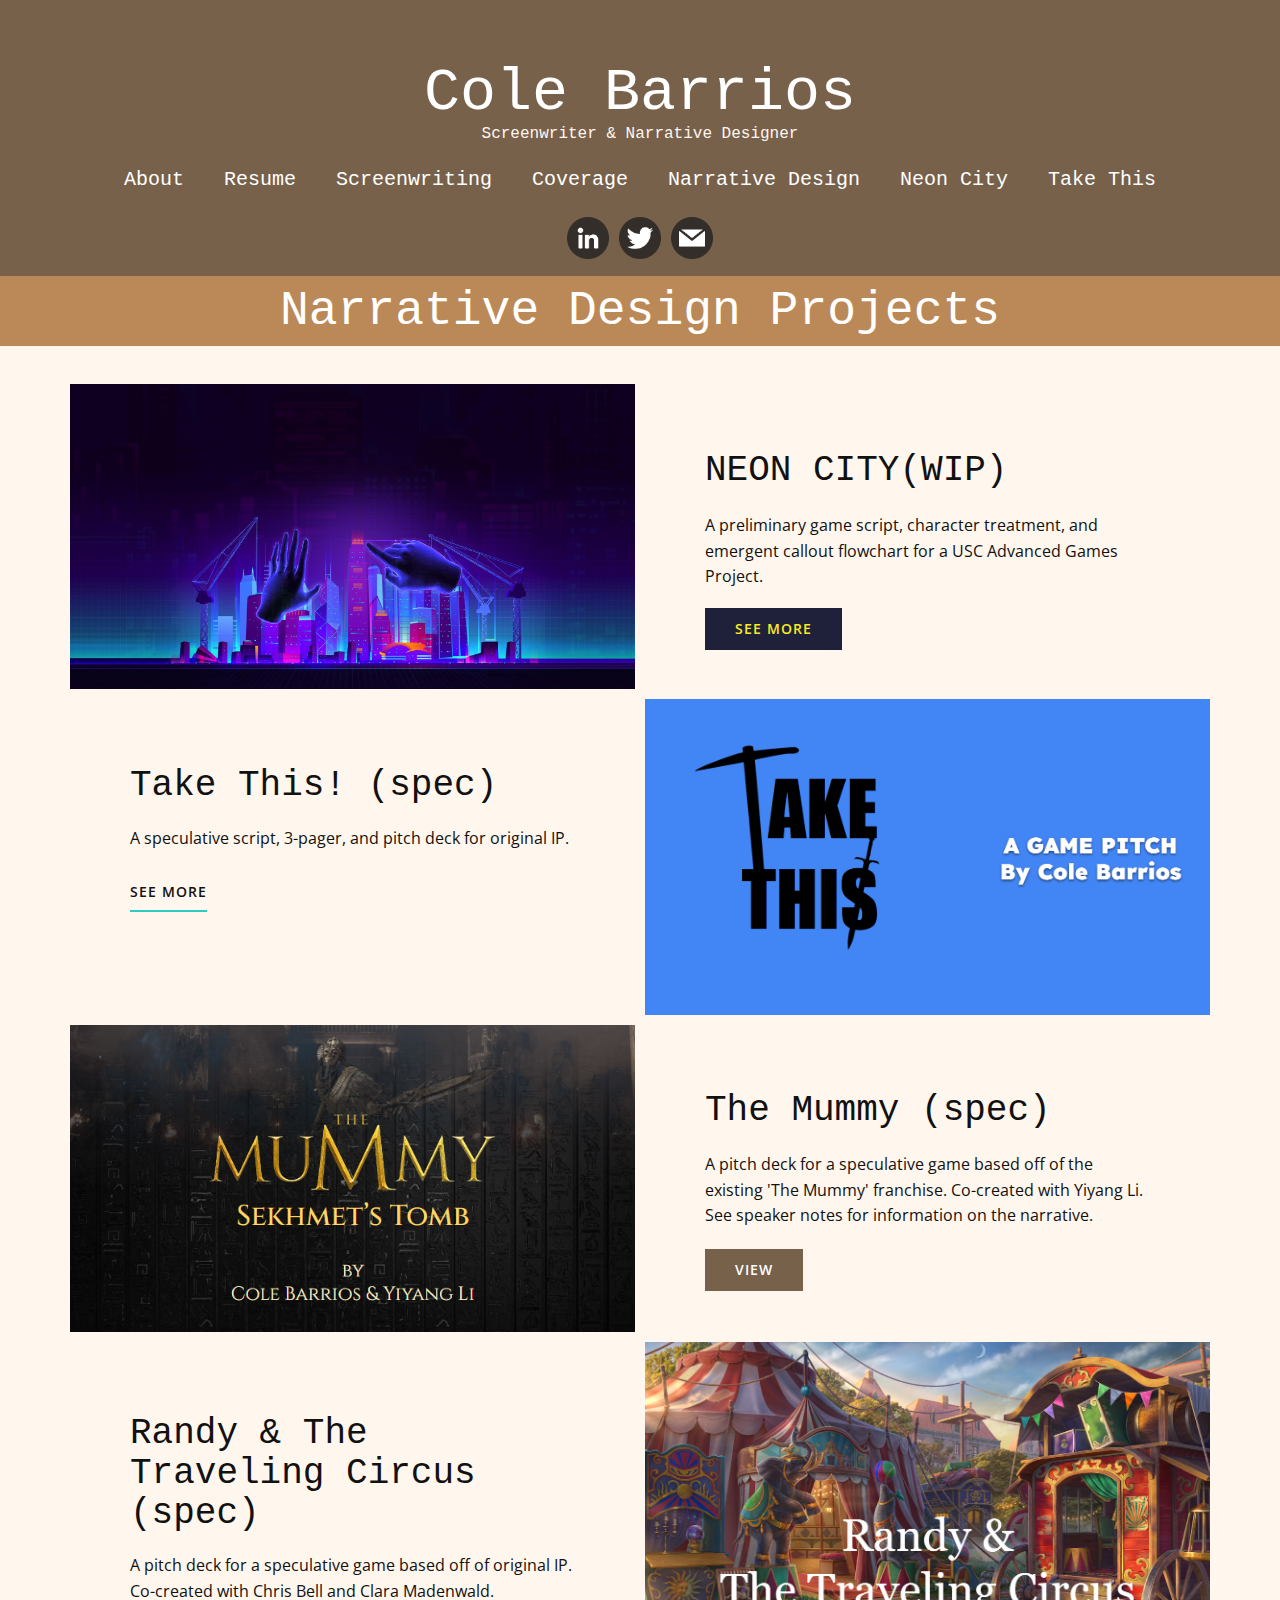
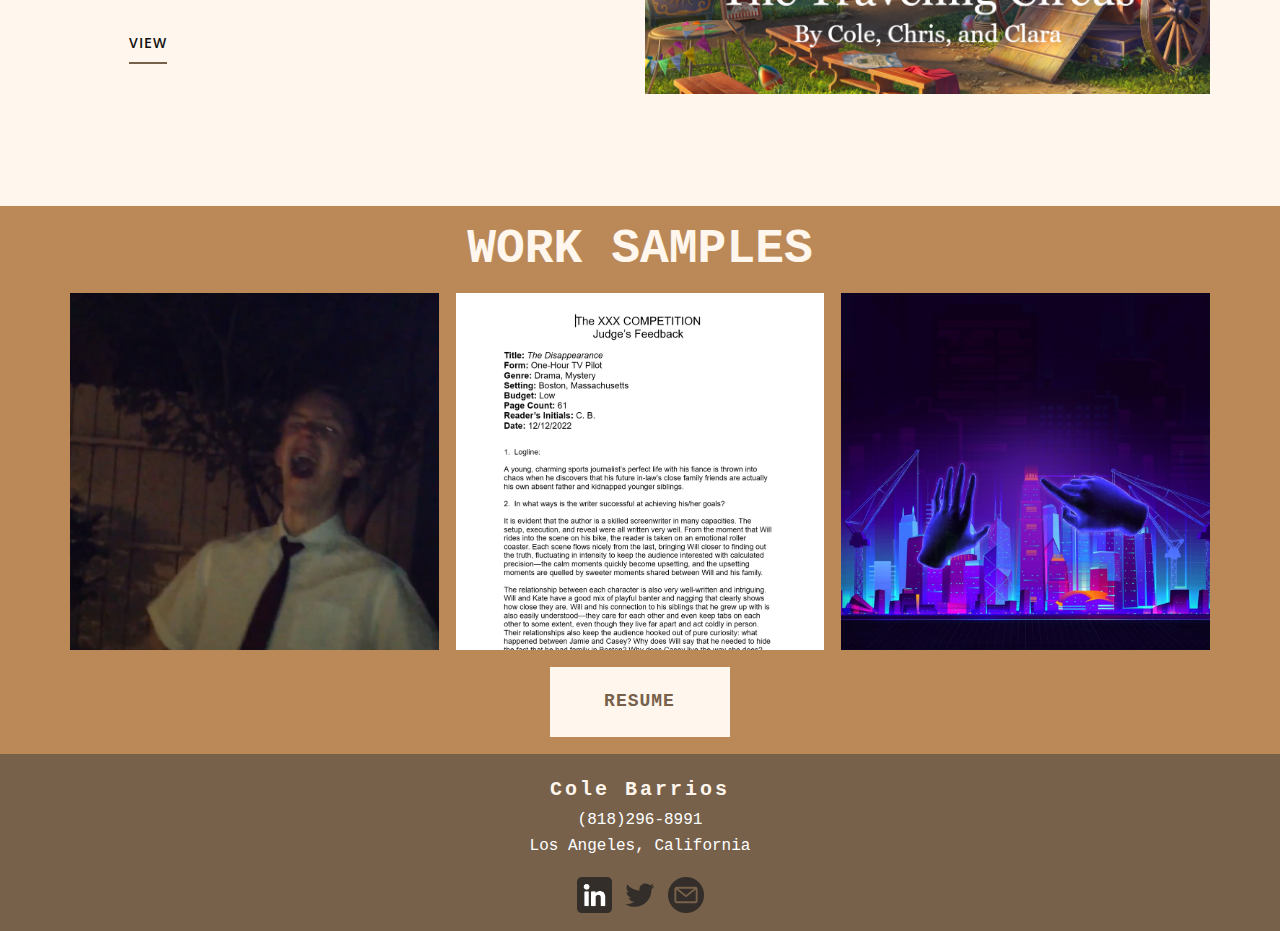
<file: Narrative-Design.html>
<!DOCTYPE html>
<html style="font-size: 16px;" lang="en"><head>
    <meta name="viewport" content="width=device-width, initial-scale=1.0">
    <meta charset="utf-8">
    <meta name="keywords" content="portfolio">
    <meta name="description" content="">
    <title>Narrative Design</title>
    <link rel="stylesheet" href="nicepage.css" media="screen">
<link rel="stylesheet" href="Narrative-Design.css" media="screen">
    <script class="u-script" type="text/javascript" src="jquery.js" defer=""></script>
    <script class="u-script" type="text/javascript" src="nicepage.js" defer=""></script>
    <meta name="generator" content="Nicepage 5.2.4, nicepage.com">
    <link id="u-theme-google-font" rel="stylesheet" href="https://fonts.googleapis.com/css?family=Open+Sans:300,300i,400,400i,500,500i,600,600i,700,700i,800,800i">
    
    
    
    <script type="application/ld+json">{
		"@context": "http://schema.org",
		"@type": "Organization",
		"name": "colebbarrios",
		"sameAs": [
				"https://www.linkedin.com/in/colebbarrios/",
				"https://mobile.twitter.com/colepium",
				"mailto:c0le.b4rri0s@gmail.com",
				"https://www.linkedin.com/in/colebbarrios/",
				"https://mobile.twitter.com/colepium",
				"mailto:c0le.b4rri0s@gmail.com"
		]
}</script>
    <meta name="theme-color" content="#1f203a">
    <meta name="twitter:site" content="@">
    <meta name="twitter:card" content="summary_large_image">
    <meta name="twitter:title" content="Narrative Design">
    <meta name="twitter:description" content="colebbarrios">
    <meta property="og:title" content="Narrative Design">
    <meta property="og:description" content="">
    <meta property="og:type" content="website">
  </head>
  <body class="u-body u-xl-mode" data-lang="en"><header class="u-clearfix u-header u-palette-2-dark-2 u-header" id="sec-ab9d"><div class="u-clearfix u-sheet u-sheet-1">
        <p class="u-custom-font u-font-courier-new u-text u-text-default u-text-1">Cole Barrios</p>
        <p class="u-custom-font u-font-courier-new u-text u-text-default u-text-palette-2-light-3 u-text-2">Screenwriter &amp; Narrative Designer</p>
        <nav class="u-menu u-menu-one-level u-offcanvas u-menu-1" data-responsive-from="MD">
          <div class="menu-collapse u-custom-font u-font-courier-new" style="font-size: 1.25rem;">
            <a class="u-button-style u-file-icon u-nav-link u-text-palette-2-light-3 u-file-icon-1" href="#">
              <img src="images/7710488-ff277edf.png" alt="">
            </a>
          </div>
          <div class="u-custom-menu u-nav-container">
            <ul class="u-custom-font u-font-courier-new u-nav u-unstyled u-nav-1"><li class="u-nav-item"><a class="u-button-style u-nav-link" href="About.html">About</a>
</li><li class="u-nav-item"><a class="u-button-style u-file-link u-nav-link" href="files/Cole_Barrios_Resume_Games_20221.pdf">Resume</a>
</li><li class="u-nav-item"><a class="u-button-style u-nav-link" href="Screenwriting.html">Screenwriting</a>
</li><li class="u-nav-item"><a class="u-button-style u-nav-link" href="Coverage.html">Coverage</a>
</li><li class="u-nav-item"><a class="u-button-style u-nav-link" href="Narrative-Design.html">Narrative Design</a>
</li><li class="u-nav-item"><a class="u-button-style u-nav-link" href="Narrative-Design-Subpages/Neon-City.html">Neon City</a>
</li><li class="u-nav-item"><a class="u-button-style u-nav-link" href="Narrative-Design-Subpages/Take-This.html">Take This</a>
</li></ul>
          </div>
          <div class="u-custom-menu u-nav-container-collapse">
            <div class="u-black u-container-style u-inner-container-layout u-opacity u-opacity-95 u-sidenav">
              <div class="u-inner-container-layout u-sidenav-overflow">
                <div class="u-menu-close"></div>
                <ul class="u-align-center u-nav u-popupmenu-items u-unstyled u-nav-2"><li class="u-nav-item"><a class="u-button-style u-nav-link" href="About.html">About</a>
</li><li class="u-nav-item"><a class="u-button-style u-nav-link" href="files/Cole_Barrios_Resume_Games_20221.pdf">Resume</a>
</li><li class="u-nav-item"><a class="u-button-style u-nav-link" href="Screenwriting.html">Screenwriting</a>
</li><li class="u-nav-item"><a class="u-button-style u-nav-link" href="Coverage.html">Coverage</a>
</li><li class="u-nav-item"><a class="u-button-style u-nav-link" href="Narrative-Design.html">Narrative Design</a>
</li><li class="u-nav-item"><a class="u-button-style u-nav-link" href="Narrative-Design-Subpages/Neon-City.html">Neon City</a>
</li><li class="u-nav-item"><a class="u-button-style u-nav-link" href="Narrative-Design-Subpages/Take-This.html">Take This</a>
</li></ul>
              </div>
            </div>
            <div class="u-black u-menu-overlay u-opacity u-opacity-70"></div>
          </div>
        </nav>
        <div class="u-social-icons u-spacing-10 u-social-icons-1">
          <a class="u-social-url" title="Linkedin" target="_blank" href="https://www.linkedin.com/in/colebbarrios/"><span class="u-file-icon u-icon u-social-facebook u-social-icon u-text-palette-2-dark-3 u-icon-1"><img src="images/4494497-5d985a72.png" alt=""></span>
          </a>
          <a class="u-social-url" title="Twitter" target="_blank" href="https://mobile.twitter.com/colepium"><span class="u-file-icon u-icon u-social-icon u-social-twitter u-text-palette-2-dark-3 u-icon-2"><img src="images/3670151-fc7d4019.png" alt=""></span>
          </a>
          <a class="u-social-url" title="Email me!" target="_blank" href="mailto:c0le.b4rri0s@gmail.com"><span class="u-file-icon u-icon u-social-icon u-social-instagram u-text-palette-2-dark-3 u-icon-3"><img src="images/3686989-e23fee5b.png" alt=""></span>
          </a>
        </div>
      </div></header>
    <section class="u-align-left u-clearfix u-palette-2-dark-1 u-valign-bottom u-section-1" id="carousel_2505">
      <h1 class="u-text u-text-default u-text-1">Narrative Design Projects</h1>
      <div class="u-container-style u-expanded-width u-group u-palette-2-light-3 u-shape-rectangle u-group-1">
        <div class="u-container-layout u-container-layout-1">
          <div class="u-clearfix u-gutter-10 u-layout-wrap u-layout-wrap-1">
            <div class="u-layout">
              <div class="u-layout-col">
                <div class="u-size-30">
                  <div class="u-layout-row">
                    <div class="u-container-style u-image u-layout-cell u-left-cell u-size-30 u-image-1" src="" data-image-width="1920" data-image-height="1080" data-href="Narrative-Design-Subpages/Neon-City.html" title="Neon City">
                      <div class="u-container-layout u-valign-middle u-container-layout-2"></div>
                    </div>
                    <div class="u-align-left u-container-style u-layout-cell u-right-cell u-size-30 u-layout-cell-2">
                      <div class="u-container-layout u-container-layout-3">
                        <h2 class="u-text u-text-2">NEON CITY(WIP)</h2>
                        <p class="u-text u-text-3">A preliminary game script, character treatment, and emergent callout flowchart for a USC Advanced Games Project.</p>
                        <a href="Narrative-Design-Subpages/Neon-City.html" class="u-border-none u-btn u-btn-rectangle u-button-style u-palette-1-base u-text-palette-3-base u-btn-1">SEE MORE</a>
                      </div>
                    </div>
                  </div>
                </div>
                <div class="u-size-30">
                  <div class="u-layout-row">
                    <div class="u-align-left u-container-style u-layout-cell u-left-cell u-size-30 u-layout-cell-3">
                      <div class="u-container-layout u-container-layout-4">
                        <h2 class="u-text u-text-4">Take This! (spec)</h2>
                        <p class="u-text u-text-5">A speculative script, 3-pager, and pitch deck for original IP.</p>
                        <a href="Narrative-Design-Subpages/Take-This.html" class="u-border-2 u-border-no-left u-border-no-right u-border-no-top u-border-palette-4-base u-btn u-btn-rectangle u-button-style u-none u-text-body-color u-btn-2">SEE MORE</a>
                      </div>
                    </div>
                    <div class="u-container-style u-image u-layout-cell u-right-cell u-size-30 u-image-2" src="" data-image-width="1306" data-image-height="734" data-href="Narrative-Design-Subpages/Take-This.html" title="Take This">
                      <div class="u-container-layout u-valign-middle u-container-layout-5"></div>
                    </div>
                  </div>
                </div>
              </div>
            </div>
          </div>
          <div class="u-clearfix u-gutter-10 u-layout-wrap u-layout-wrap-2">
            <div class="u-layout">
              <div class="u-layout-col">
                <div class="u-size-30">
                  <div class="u-layout-row">
                    <div class="u-container-style u-image u-layout-cell u-left-cell u-size-30 u-image-3" src="" data-image-width="701" data-image-height="395" data-href="https://docs.google.com/presentation/d/1A9ufF2u598Xg-gsfHWQeXKhYPEesRgb3KonmeWdbgTc/edit?usp=sharing" data-target="_blank">
                      <div class="u-container-layout u-valign-middle u-container-layout-6"></div>
                    </div>
                    <div class="u-align-left u-container-style u-layout-cell u-right-cell u-size-30 u-layout-cell-6">
                      <div class="u-container-layout u-container-layout-7">
                        <h2 class="u-text u-text-6">The Mummy (spec)</h2>
                        <p class="u-text u-text-7">A pitch deck for a speculative game based off of the existing 'The Mummy' franchise. Co-created with Yiyang Li. See speaker notes for information on the narrative.</p>
                        <a href="https://docs.google.com/presentation/d/1A9ufF2u598Xg-gsfHWQeXKhYPEesRgb3KonmeWdbgTc/edit?usp=sharing" class="u-border-none u-btn u-btn-rectangle u-button-style u-palette-2-dark-2 u-btn-3" target="_blank">View</a>
                      </div>
                    </div>
                  </div>
                </div>
                <div class="u-size-30">
                  <div class="u-layout-row">
                    <div class="u-align-left u-container-style u-layout-cell u-left-cell u-size-30 u-layout-cell-7">
                      <div class="u-container-layout u-container-layout-8">
                        <h2 class="u-text u-text-8">Randy &amp; The Traveling Circus (spec)</h2>
                        <p class="u-text u-text-9">A pitch deck for a speculative game based off of original IP. Co-created with Chris Bell and Clara Madenwald.</p>
                        <a href="files/RandyTheTravelingCircus.pdf" class="u-border-2 u-border-no-left u-border-no-right u-border-no-top u-border-palette-2-dark-2 u-btn u-btn-rectangle u-button-style u-file-link u-none u-text-body-color u-btn-4">View<br>
                        </a>
                      </div>
                    </div>
                    <div class="u-container-style u-image u-layout-cell u-right-cell u-size-30 u-image-4" src="" data-image-width="1306" data-image-height="733">
                      <div class="u-container-layout u-valign-middle u-container-layout-9"></div>
                    </div>
                  </div>
                </div>
              </div>
            </div>
          </div>
        </div>
      </div>
    </section>
    <section class="u-align-center u-clearfix u-palette-2-dark-1 u-section-2" id="sec-4a05">
      <div class="u-clearfix u-sheet u-valign-middle u-sheet-1">
        <h1 class="u-text u-text-palette-2-light-3 u-text-1">WORK SAMPLES</h1>
        <div class="u-expanded-width u-gallery u-layout-grid u-lightbox u-show-text-on-hover u-gallery-1">
          <div class="u-gallery-inner u-gallery-inner-1">
            <div class="u-effect-fade u-effect-hover-zoom u-gallery-item" data-href="Screenwriting.html" title="Screenwriting">
              <div class="u-back-slide" data-image-width="1689" data-image-height="876">
                <img class="u-back-image u-expanded" src="images/image-16.png" alt="Screenplays">
              </div>
              <div class="u-over-slide u-shading u-valign-bottom u-over-slide-1">
                <h3 class="u-gallery-heading">Screenplays</h3>
                <p class="u-gallery-text" style="margin-top: 0px;">Assorted original &amp; speculative works for TV and Film. For game scripts, see Narrative Design.</p>
              </div>
            </div>
            <div class="u-effect-fade u-effect-hover-zoom u-gallery-item" data-href="Coverage.html" title="Coverage">
              <div class="u-back-slide" data-image-width="1019" data-image-height="1080">
                <img class="u-back-image u-expanded" src="images/image.png" alt="Creative Development">
              </div>
              <div class="u-over-slide u-shading u-valign-bottom u-over-slide-2">
                <h3 class="u-gallery-heading">Creative Development</h3>
                <p class="u-gallery-text" style="margin-top: 0px;">Speculative professional coverage samples for TV, feature, produced, and unproduced work.</p>
              </div>
            </div>
            <div class="u-effect-fade u-effect-hover-zoom u-gallery-item" data-href="Narrative-Design.html" title="Narrative Design">
              <div class="u-back-slide" data-image-width="1920" data-image-height="1080">
                <img class="u-back-image u-expanded" src="images/8mb.video-k3G-Af4w6zEq.jpg" alt="Narrative Design">
              </div>
              <div class="u-over-slide u-shading u-valign-bottom u-over-slide-3">
                <h3 class="u-gallery-heading">Narrative Design</h3>
                <p class="u-gallery-text" style="margin-top: 0px;">Game scripts, story treatments, dialogue trees, and pitch decks for Original and established IP.</p>
              </div>
            </div>
          </div>
        </div>
        <a href="files/Cole_Barrios_Resume_Games_20221.pdf" class="u-align-center u-border-none u-btn u-button-style u-custom-font u-file-link u-font-courier-new u-hover-white u-palette-2-light-3 u-text-palette-2-dark-2 u-btn-1" target="_blank">Resume</a>
      </div>
    </section>
    
    
    <footer class="u-align-center u-clearfix u-footer u-palette-2-dark-2 u-footer" id="sec-0f65"><div class="u-clearfix u-sheet u-sheet-1">
        <h6 class="u-align-center u-text u-text-palette-2-light-3 u-text-1">Cole Barrios</h6>
        <p class="u-align-center u-custom-font u-font-courier-new u-text u-text-2"> (818)296-8991<br>Los Angeles, California
        </p>
        <div class="u-social-icons u-spacing-10 u-social-icons-1">
          <a class="u-social-url" title="Linkedin" target="_blank" href="https://www.linkedin.com/in/colebbarrios/"><span class="u-file-icon u-icon u-social-facebook u-social-icon u-text-palette-2-dark-3 u-icon-1"><img src="images/3536505-c5aa6b76.png" alt=""></span>
          </a>
          <a class="u-social-url" title="Twitter" target="_blank" href="https://mobile.twitter.com/colepium"><span class="u-icon u-social-icon u-social-twitter u-text-palette-2-dark-3 u-icon-2"><svg class="u-svg-link" preserveAspectRatio="xMidYMin slice" viewBox="0 0 112 112" style=""><use xmlns:xlink="http://www.w3.org/1999/xlink" xlink:href="#svg-2b15"></use></svg><svg class="u-svg-content" viewBox="0 0 112 112" x="0" y="0" id="svg-2b15"><path fill="currentColor" d="M92.2,38.2c0,0.8,0,1.6,0,2.3c0,24.3-18.6,52.4-52.6,52.4c-10.6,0.1-20.2-2.9-28.5-8.2
	c1.4,0.2,2.9,0.2,4.4,0.2c8.7,0,16.7-2.9,23-7.9c-8.1-0.2-14.9-5.5-17.3-12.8c1.1,0.2,2.4,0.2,3.4,0.2c1.6,0,3.3-0.2,4.8-0.7
	c-8.4-1.6-14.9-9.2-14.9-18c0-0.2,0-0.2,0-0.2c2.5,1.4,5.4,2.2,8.4,2.3c-5-3.3-8.3-8.9-8.3-15.4c0-3.4,1-6.5,2.5-9.2
	c9.1,11.1,22.7,18.5,38,19.2c-0.2-1.4-0.4-2.8-0.4-4.3c0.1-10,8.3-18.2,18.5-18.2c5.4,0,10.1,2.2,13.5,5.7c4.3-0.8,8.1-2.3,11.7-4.5
	c-1.4,4.3-4.3,7.9-8.1,10.1c3.7-0.4,7.3-1.4,10.6-2.9C98.9,32.3,95.7,35.5,92.2,38.2z"></path></svg></span>
          </a>
          <a class="u-social-url" title="Email me!" target="_blank" href="mailto:c0le.b4rri0s@gmail.com"><span class="u-file-icon u-icon u-social-icon u-social-instagram u-text-palette-2-dark-3 u-icon-3"><img src="images/3178158-216dd6bc.png" alt=""></span>
          </a>
        </div>
      </div></footer>
  
</body></html>
</file>
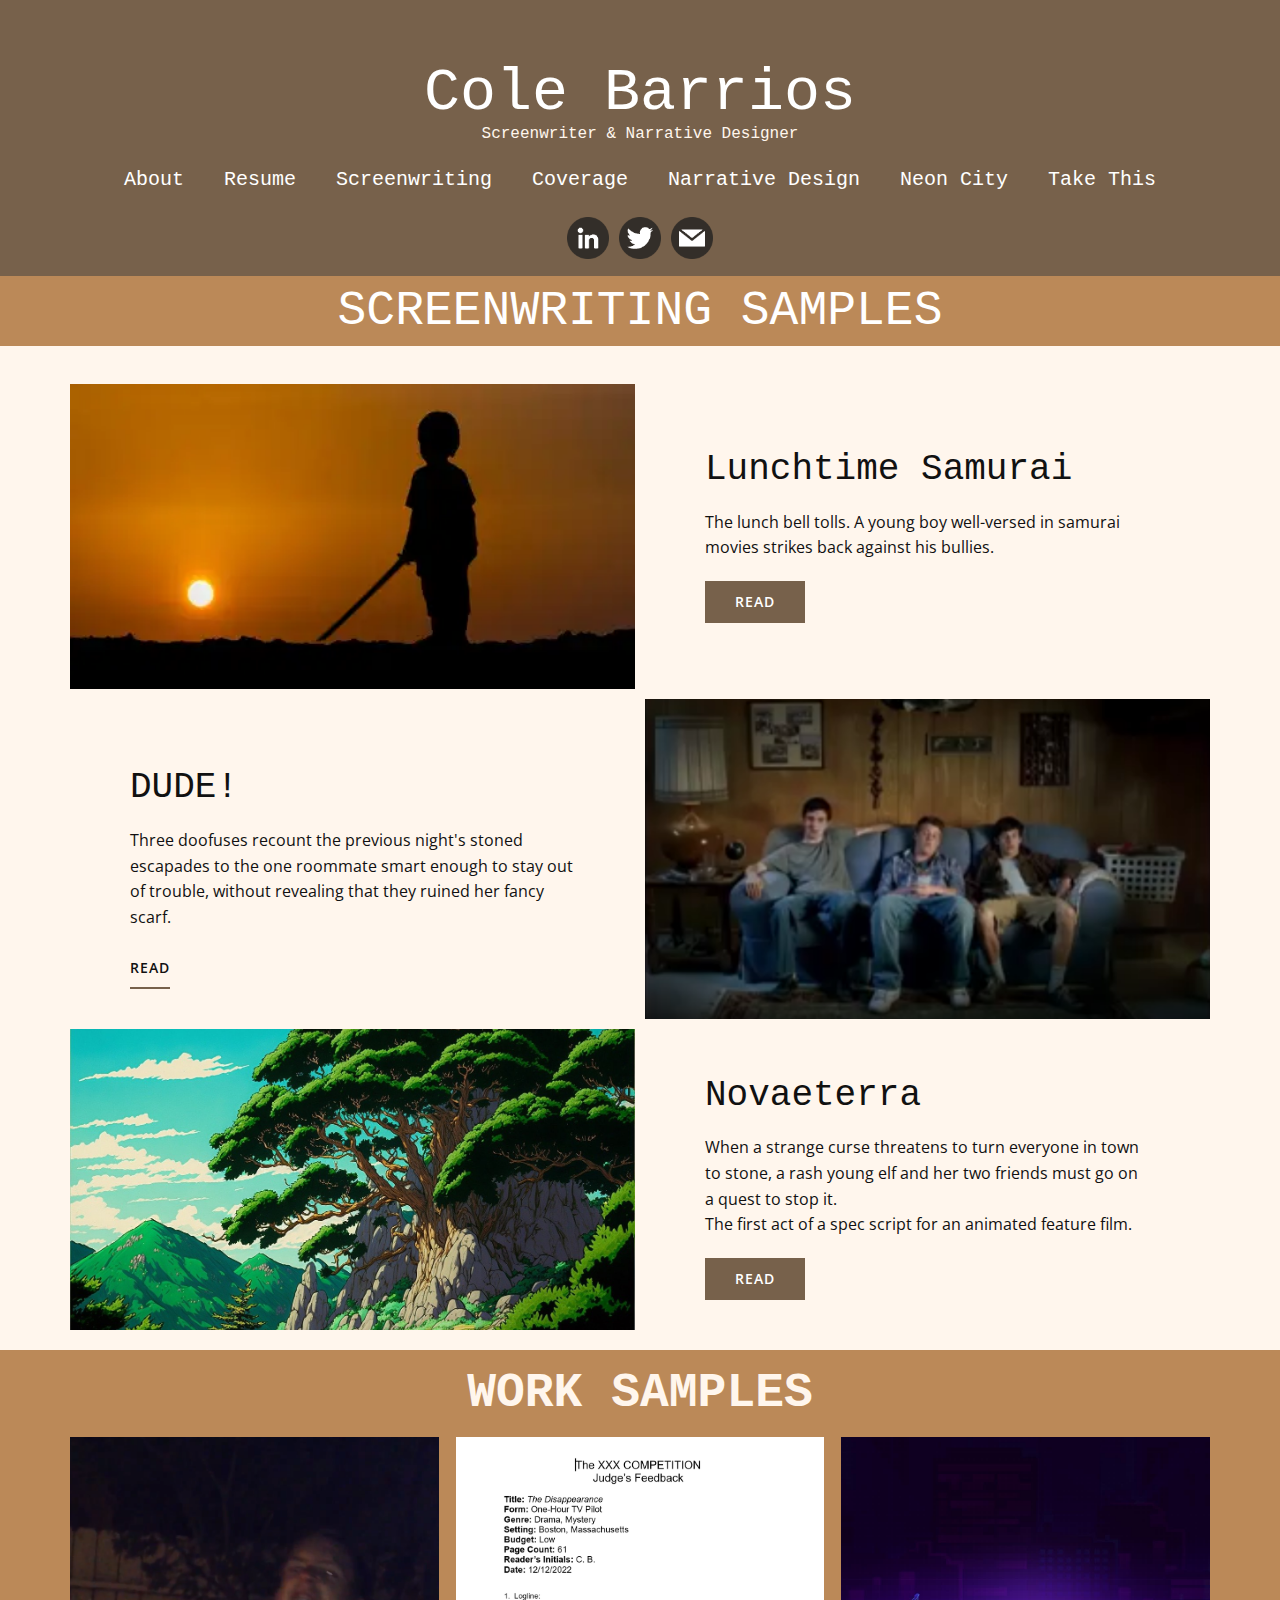
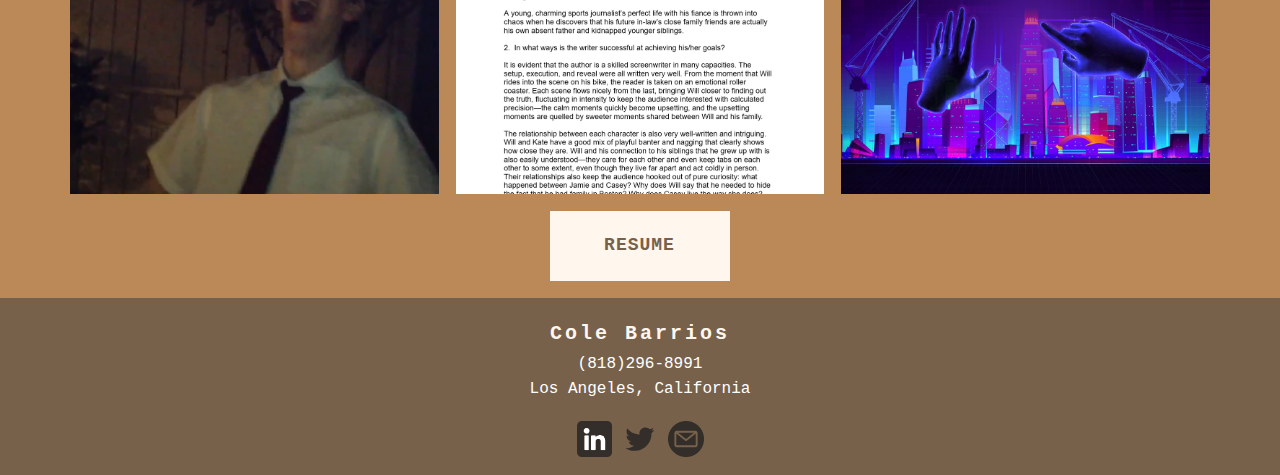
<file: Screenwriting.html>
<!DOCTYPE html>
<html style="font-size: 16px;" lang="en"><head>
    <meta name="viewport" content="width=device-width, initial-scale=1.0">
    <meta charset="utf-8">
    <meta name="keywords" content="portfolio">
    <meta name="description" content="">
    <title>Screenwriting</title>
    <link rel="stylesheet" href="nicepage.css" media="screen">
<link rel="stylesheet" href="Screenwriting.css" media="screen">
    <script class="u-script" type="text/javascript" src="jquery.js" defer=""></script>
    <script class="u-script" type="text/javascript" src="nicepage.js" defer=""></script>
    <meta name="generator" content="Nicepage 5.2.4, nicepage.com">
    <link id="u-theme-google-font" rel="stylesheet" href="https://fonts.googleapis.com/css?family=Open+Sans:300,300i,400,400i,500,500i,600,600i,700,700i,800,800i">
    
    
    
    <script type="application/ld+json">{
		"@context": "http://schema.org",
		"@type": "Organization",
		"name": "colebbarrios",
		"sameAs": [
				"https://www.linkedin.com/in/colebbarrios/",
				"https://mobile.twitter.com/colepium",
				"mailto:c0le.b4rri0s@gmail.com",
				"https://www.linkedin.com/in/colebbarrios/",
				"https://mobile.twitter.com/colepium",
				"mailto:c0le.b4rri0s@gmail.com"
		]
}</script>
    <meta name="theme-color" content="#1f203a">
    <meta name="twitter:site" content="@">
    <meta name="twitter:card" content="summary_large_image">
    <meta name="twitter:title" content="Screenwriting">
    <meta name="twitter:description" content="colebbarrios">
    <meta property="og:title" content="Screenwriting">
    <meta property="og:description" content="">
    <meta property="og:type" content="website">
  </head>
  <body class="u-body u-xl-mode" data-lang="en"><header class="u-clearfix u-header u-palette-2-dark-2 u-header" id="sec-ab9d"><div class="u-clearfix u-sheet u-sheet-1">
        <p class="u-custom-font u-font-courier-new u-text u-text-default u-text-1">Cole Barrios</p>
        <p class="u-custom-font u-font-courier-new u-text u-text-default u-text-palette-2-light-3 u-text-2">Screenwriter &amp; Narrative Designer</p>
        <nav class="u-menu u-menu-one-level u-offcanvas u-menu-1" data-responsive-from="MD">
          <div class="menu-collapse u-custom-font u-font-courier-new" style="font-size: 1.25rem;">
            <a class="u-button-style u-file-icon u-nav-link u-text-palette-2-light-3 u-file-icon-1" href="#">
              <img src="images/7710488-ff277edf.png" alt="">
            </a>
          </div>
          <div class="u-custom-menu u-nav-container">
            <ul class="u-custom-font u-font-courier-new u-nav u-unstyled u-nav-1"><li class="u-nav-item"><a class="u-button-style u-nav-link" href="About.html">About</a>
</li><li class="u-nav-item"><a class="u-button-style u-file-link u-nav-link" href="files/Cole_Barrios_Resume_Games_20221.pdf">Resume</a>
</li><li class="u-nav-item"><a class="u-button-style u-nav-link" href="Screenwriting.html">Screenwriting</a>
</li><li class="u-nav-item"><a class="u-button-style u-nav-link" href="Coverage.html">Coverage</a>
</li><li class="u-nav-item"><a class="u-button-style u-nav-link" href="Narrative-Design.html">Narrative Design</a>
</li><li class="u-nav-item"><a class="u-button-style u-nav-link" href="Narrative-Design-Subpages/Neon-City.html">Neon City</a>
</li><li class="u-nav-item"><a class="u-button-style u-nav-link" href="Narrative-Design-Subpages/Take-This.html">Take This</a>
</li></ul>
          </div>
          <div class="u-custom-menu u-nav-container-collapse">
            <div class="u-black u-container-style u-inner-container-layout u-opacity u-opacity-95 u-sidenav">
              <div class="u-inner-container-layout u-sidenav-overflow">
                <div class="u-menu-close"></div>
                <ul class="u-align-center u-nav u-popupmenu-items u-unstyled u-nav-2"><li class="u-nav-item"><a class="u-button-style u-nav-link" href="About.html">About</a>
</li><li class="u-nav-item"><a class="u-button-style u-nav-link" href="files/Cole_Barrios_Resume_Games_20221.pdf">Resume</a>
</li><li class="u-nav-item"><a class="u-button-style u-nav-link" href="Screenwriting.html">Screenwriting</a>
</li><li class="u-nav-item"><a class="u-button-style u-nav-link" href="Coverage.html">Coverage</a>
</li><li class="u-nav-item"><a class="u-button-style u-nav-link" href="Narrative-Design.html">Narrative Design</a>
</li><li class="u-nav-item"><a class="u-button-style u-nav-link" href="Narrative-Design-Subpages/Neon-City.html">Neon City</a>
</li><li class="u-nav-item"><a class="u-button-style u-nav-link" href="Narrative-Design-Subpages/Take-This.html">Take This</a>
</li></ul>
              </div>
            </div>
            <div class="u-black u-menu-overlay u-opacity u-opacity-70"></div>
          </div>
        </nav>
        <div class="u-social-icons u-spacing-10 u-social-icons-1">
          <a class="u-social-url" title="Linkedin" target="_blank" href="https://www.linkedin.com/in/colebbarrios/"><span class="u-file-icon u-icon u-social-facebook u-social-icon u-text-palette-2-dark-3 u-icon-1"><img src="images/4494497-5d985a72.png" alt=""></span>
          </a>
          <a class="u-social-url" title="Twitter" target="_blank" href="https://mobile.twitter.com/colepium"><span class="u-file-icon u-icon u-social-icon u-social-twitter u-text-palette-2-dark-3 u-icon-2"><img src="images/3670151-fc7d4019.png" alt=""></span>
          </a>
          <a class="u-social-url" title="Email me!" target="_blank" href="mailto:c0le.b4rri0s@gmail.com"><span class="u-file-icon u-icon u-social-icon u-social-instagram u-text-palette-2-dark-3 u-icon-3"><img src="images/3686989-e23fee5b.png" alt=""></span>
          </a>
        </div>
      </div></header>
    <section class="u-align-left u-clearfix u-palette-2-dark-1 u-valign-bottom u-section-1" id="carousel_2505">
      <h1 class="u-text u-text-default u-text-1">SCREENWRITING SAMPLES</h1>
      <div class="u-container-style u-expanded-width u-group u-palette-2-light-3 u-shape-rectangle u-group-1">
        <div class="u-container-layout u-container-layout-1">
          <div class="u-clearfix u-gutter-10 u-layout-wrap u-layout-wrap-1">
            <div class="u-layout">
              <div class="u-layout-col">
                <div class="u-size-30">
                  <div class="u-layout-row">
                    <div class="u-container-style u-file-link u-image u-layout-cell u-left-cell u-size-30 u-image-1" src="" data-image-width="450" data-image-height="299" data-href="files/Lunchtime-Samurai.pdf">
                      <div class="u-container-layout u-valign-middle u-container-layout-2"></div>
                    </div>
                    <div class="u-align-left u-container-style u-layout-cell u-right-cell u-size-30 u-layout-cell-2">
                      <div class="u-container-layout u-valign-middle u-container-layout-3">
                        <h2 class="u-text u-text-2">Lunchtime Samurai</h2>
                        <p class="u-text u-text-3">The lunch bell tolls. A young boy well-versed in samurai movies strikes back against his bullies.</p>
                        <a href="files/Lunchtime-Samurai.pdf" class="u-border-none u-btn u-btn-rectangle u-button-style u-file-link u-palette-2-dark-2 u-btn-1">Read</a>
                      </div>
                    </div>
                  </div>
                </div>
                <div class="u-size-30">
                  <div class="u-layout-row">
                    <div class="u-align-left u-container-style u-layout-cell u-left-cell u-size-30 u-layout-cell-3">
                      <div class="u-container-layout u-container-layout-4">
                        <h2 class="u-text u-text-4">DUDE!</h2>
                        <p class="u-text u-text-5">Three doofuses recount the previous night's stoned escapades to the one roommate smart enough to stay out of trouble, without revealing that they ruined her fancy scarf.</p>
                        <a href="files/DUDE_03.pdf" class="u-border-2 u-border-no-left u-border-no-right u-border-no-top u-border-palette-2-dark-2 u-btn u-btn-rectangle u-button-style u-file-link u-none u-text-body-color u-btn-2">Read</a>
                      </div>
                    </div>
                    <div class="u-container-style u-file-link u-image u-layout-cell u-right-cell u-size-30 u-image-2" src="" data-image-width="1434" data-image-height="900" data-href="files/DUDE_03.pdf">
                      <div class="u-container-layout u-valign-middle u-container-layout-5"></div>
                    </div>
                  </div>
                </div>
              </div>
            </div>
          </div>
          <div class="u-clearfix u-gutter-10 u-layout-wrap u-layout-wrap-2">
            <div class="u-layout">
              <div class="u-layout-col">
                <div class="u-size-60">
                  <div class="u-layout-row">
                    <div class="u-container-style u-file-link u-image u-layout-cell u-left-cell u-size-30 u-image-3" src="" data-image-width="1280" data-image-height="853" data-href="files/NOVAEACTONE_FINAL.pdf">
                      <div class="u-container-layout u-valign-middle u-container-layout-6"></div>
                    </div>
                    <div class="u-align-left u-container-style u-layout-cell u-right-cell u-size-30 u-layout-cell-6">
                      <div class="u-container-layout u-container-layout-7">
                        <h2 class="u-text u-text-6">Novaeterra</h2>
                        <p class="u-text u-text-7">When a strange curse threatens to turn everyone in town to stone, a rash young elf and her two friends must go on a quest to stop it.<br>The first act of a spec script for an animated feature film.
                        </p>
                        <a href="files/NOVAEACTONE_FINAL.pdf" class="u-border-none u-btn u-btn-rectangle u-button-style u-file-link u-palette-2-dark-2 u-btn-3">Read</a>
                      </div>
                    </div>
                  </div>
                </div>
              </div>
            </div>
          </div>
        </div>
      </div>
    </section>
    <section class="u-align-center u-clearfix u-palette-2-dark-1 u-section-2" id="sec-4a05">
      <div class="u-clearfix u-sheet u-valign-middle u-sheet-1">
        <h1 class="u-text u-text-palette-2-light-3 u-text-1">WORK SAMPLES</h1>
        <div class="u-expanded-width u-gallery u-layout-grid u-lightbox u-show-text-on-hover u-gallery-1">
          <div class="u-gallery-inner u-gallery-inner-1">
            <div class="u-effect-fade u-effect-hover-zoom u-gallery-item" data-href="Screenwriting.html" title="Screenwriting">
              <div class="u-back-slide" data-image-width="1689" data-image-height="876">
                <img class="u-back-image u-expanded" src="images/image-16.png" alt="Screenplays">
              </div>
              <div class="u-over-slide u-shading u-valign-bottom u-over-slide-1">
                <h3 class="u-gallery-heading">Screenplays</h3>
                <p class="u-gallery-text" style="margin-top: 0px;">Assorted original &amp; speculative works for TV and Film. For game scripts, see Narrative Design.</p>
              </div>
            </div>
            <div class="u-effect-fade u-effect-hover-zoom u-gallery-item" data-href="Coverage.html" title="Coverage">
              <div class="u-back-slide" data-image-width="1019" data-image-height="1080">
                <img class="u-back-image u-expanded" src="images/image.png" alt="Creative Development">
              </div>
              <div class="u-over-slide u-shading u-valign-bottom u-over-slide-2">
                <h3 class="u-gallery-heading">Creative Development</h3>
                <p class="u-gallery-text" style="margin-top: 0px;">Speculative professional coverage samples for TV, feature, produced, and unproduced work.</p>
              </div>
            </div>
            <div class="u-effect-fade u-effect-hover-zoom u-gallery-item" data-href="Narrative-Design.html" title="Narrative Design">
              <div class="u-back-slide" data-image-width="1920" data-image-height="1080">
                <img class="u-back-image u-expanded" src="images/8mb.video-k3G-Af4w6zEq.jpg" alt="Narrative Design">
              </div>
              <div class="u-over-slide u-shading u-valign-bottom u-over-slide-3">
                <h3 class="u-gallery-heading">Narrative Design</h3>
                <p class="u-gallery-text" style="margin-top: 0px;">Game scripts, story treatments, dialogue trees, and pitch decks for Original and established IP.</p>
              </div>
            </div>
          </div>
        </div>
        <a href="files/Cole_Barrios_Resume_Games_20221.pdf" class="u-align-center u-border-none u-btn u-button-style u-custom-font u-file-link u-font-courier-new u-hover-white u-palette-2-light-3 u-text-palette-2-dark-2 u-btn-1" target="_blank">Resume</a>
      </div>
    </section>
    
    
    <footer class="u-align-center u-clearfix u-footer u-palette-2-dark-2 u-footer" id="sec-0f65"><div class="u-clearfix u-sheet u-sheet-1">
        <h6 class="u-align-center u-text u-text-palette-2-light-3 u-text-1">Cole Barrios</h6>
        <p class="u-align-center u-custom-font u-font-courier-new u-text u-text-2"> (818)296-8991<br>Los Angeles, California
        </p>
        <div class="u-social-icons u-spacing-10 u-social-icons-1">
          <a class="u-social-url" title="Linkedin" target="_blank" href="https://www.linkedin.com/in/colebbarrios/"><span class="u-file-icon u-icon u-social-facebook u-social-icon u-text-palette-2-dark-3 u-icon-1"><img src="images/3536505-c5aa6b76.png" alt=""></span>
          </a>
          <a class="u-social-url" title="Twitter" target="_blank" href="https://mobile.twitter.com/colepium"><span class="u-icon u-social-icon u-social-twitter u-text-palette-2-dark-3 u-icon-2"><svg class="u-svg-link" preserveAspectRatio="xMidYMin slice" viewBox="0 0 112 112" style=""><use xmlns:xlink="http://www.w3.org/1999/xlink" xlink:href="#svg-2b15"></use></svg><svg class="u-svg-content" viewBox="0 0 112 112" x="0" y="0" id="svg-2b15"><path fill="currentColor" d="M92.2,38.2c0,0.8,0,1.6,0,2.3c0,24.3-18.6,52.4-52.6,52.4c-10.6,0.1-20.2-2.9-28.5-8.2
	c1.4,0.2,2.9,0.2,4.4,0.2c8.7,0,16.7-2.9,23-7.9c-8.1-0.2-14.9-5.5-17.3-12.8c1.1,0.2,2.4,0.2,3.4,0.2c1.6,0,3.3-0.2,4.8-0.7
	c-8.4-1.6-14.9-9.2-14.9-18c0-0.2,0-0.2,0-0.2c2.5,1.4,5.4,2.2,8.4,2.3c-5-3.3-8.3-8.9-8.3-15.4c0-3.4,1-6.5,2.5-9.2
	c9.1,11.1,22.7,18.5,38,19.2c-0.2-1.4-0.4-2.8-0.4-4.3c0.1-10,8.3-18.2,18.5-18.2c5.4,0,10.1,2.2,13.5,5.7c4.3-0.8,8.1-2.3,11.7-4.5
	c-1.4,4.3-4.3,7.9-8.1,10.1c3.7-0.4,7.3-1.4,10.6-2.9C98.9,32.3,95.7,35.5,92.2,38.2z"></path></svg></span>
          </a>
          <a class="u-social-url" title="Email me!" target="_blank" href="mailto:c0le.b4rri0s@gmail.com"><span class="u-file-icon u-icon u-social-icon u-social-instagram u-text-palette-2-dark-3 u-icon-3"><img src="images/3178158-216dd6bc.png" alt=""></span>
          </a>
        </div>
      </div></footer>
  
</body></html>
</file>
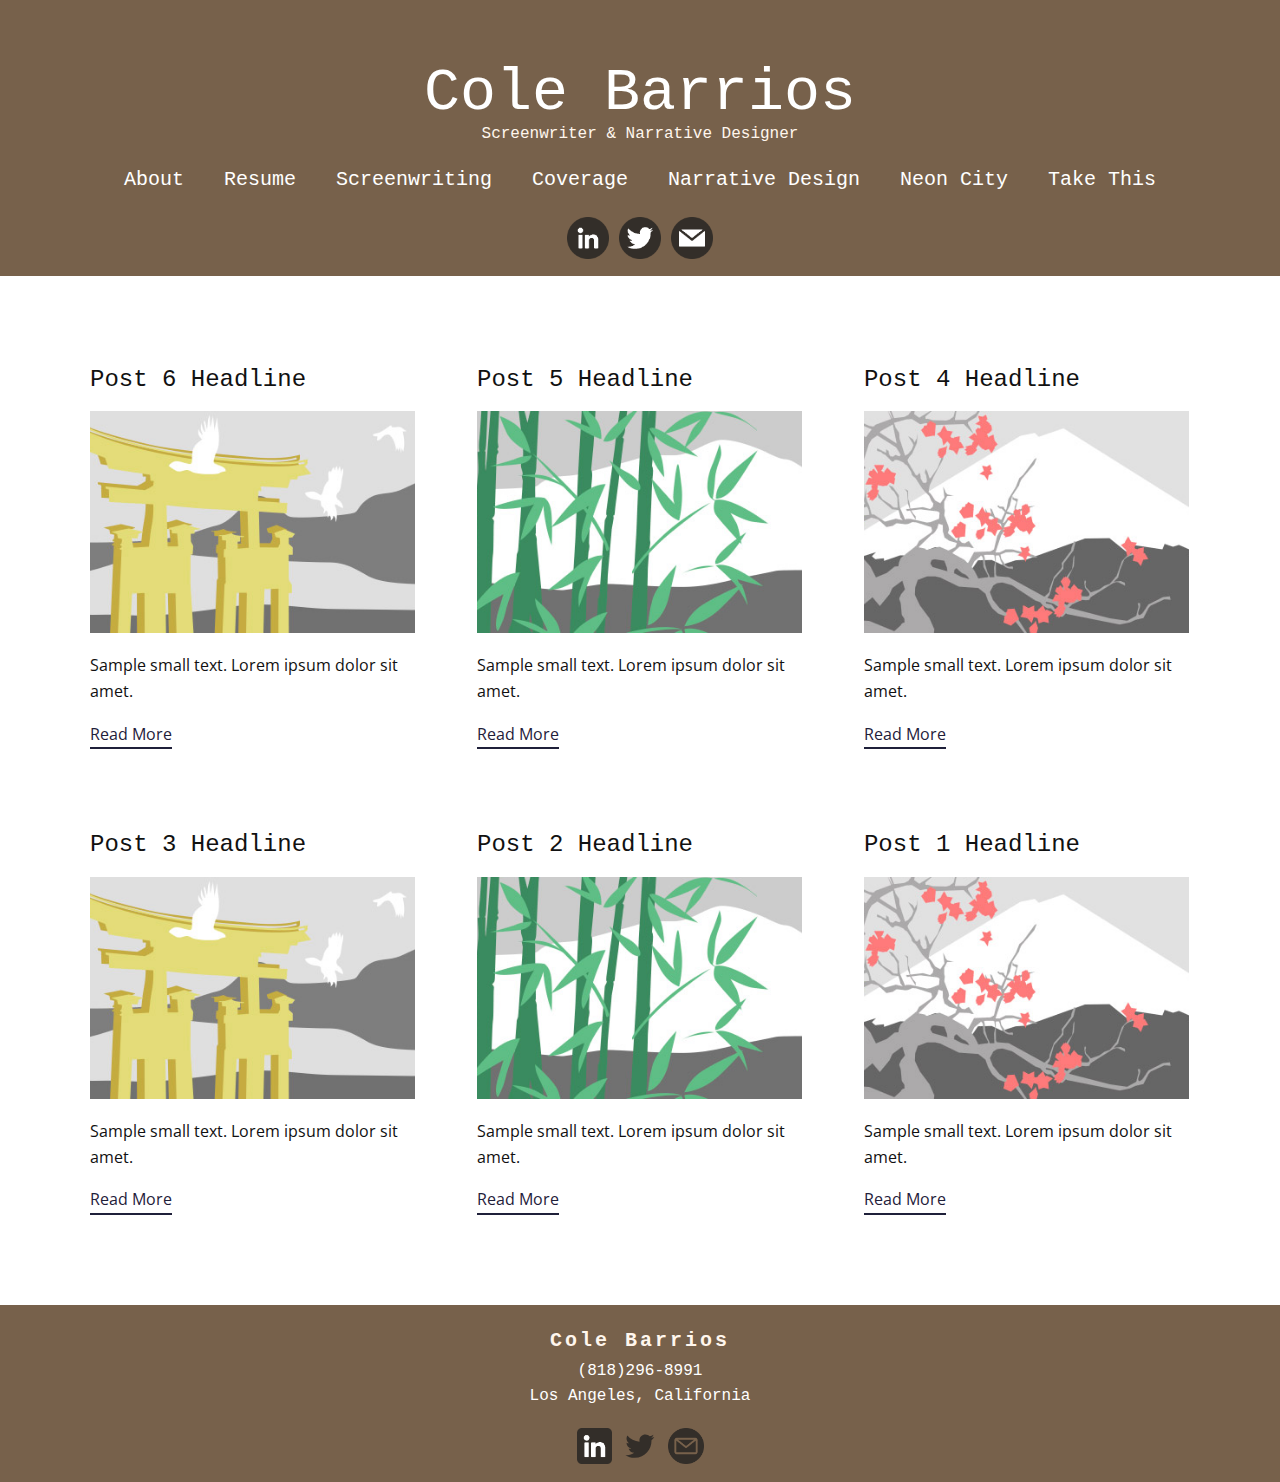
<file: blog/blog.html>
<!DOCTYPE html>
<html style="font-size: 16px;" lang="en"><head>
    <meta name="viewport" content="width=device-width, initial-scale=1.0">
    <meta charset="utf-8">
    <meta name="keywords" content="">
    <meta name="description" content="">
    <title>Blog Template</title>
    <link rel="stylesheet" href="../nicepage.css" media="screen">
<link rel="stylesheet" href="../Blog-Template.css" media="screen">
    <script class="u-script" type="text/javascript" src="../jquery.js" defer=""></script>
    <script class="u-script" type="text/javascript" src="../nicepage.js" defer=""></script>
    <meta name="generator" content="Nicepage 5.2.4, nicepage.com">
    <link id="u-theme-google-font" rel="stylesheet" href="https://fonts.googleapis.com/css?family=Open+Sans:300,300i,400,400i,500,500i,600,600i,700,700i,800,800i">
    
    
    <script type="application/ld+json">{
		"@context": "http://schema.org",
		"@type": "Organization",
		"name": "colebbarrios",
		"sameAs": [
				"https://www.linkedin.com/in/colebbarrios/",
				"https://mobile.twitter.com/colepium",
				"mailto:c0le.b4rri0s@gmail.com",
				"https://www.linkedin.com/in/colebbarrios/",
				"https://mobile.twitter.com/colepium",
				"mailto:c0le.b4rri0s@gmail.com"
		]
}</script>
    <meta name="theme-color" content="#1f203a">
    <meta name="twitter:site" content="@">
    <meta name="twitter:card" content="summary_large_image">
    <meta name="twitter:title" content="Blog Template">
    <meta name="twitter:description" content="colebbarrios">
  </head>
  <body class="u-body u-xl-mode" data-lang="en"><header class="u-clearfix u-header u-palette-2-dark-2 u-header" id="sec-ab9d"><div class="u-clearfix u-sheet u-sheet-1">
        <p class="u-custom-font u-font-courier-new u-text u-text-default u-text-1">Cole Barrios</p>
        <p class="u-custom-font u-font-courier-new u-text u-text-default u-text-palette-2-light-3 u-text-2">Screenwriter &amp; Narrative Designer</p>
        <nav class="u-menu u-menu-one-level u-offcanvas u-menu-1" data-responsive-from="MD">
          <div class="menu-collapse u-custom-font u-font-courier-new" style="font-size: 1.25rem;">
            <a class="u-button-style u-file-icon u-nav-link u-text-palette-2-light-3 u-file-icon-1" href="#">
              <img src="../images/7710488-ff277edf.png" alt="">
            </a>
          </div>
          <div class="u-custom-menu u-nav-container">
            <ul class="u-custom-font u-font-courier-new u-nav u-unstyled u-nav-1"><li class="u-nav-item"><a class="u-button-style u-nav-link" href="../About.html">About</a>
</li><li class="u-nav-item"><a class="u-button-style u-file-link u-nav-link" href="../files/Cole_Barrios_Resume_Games_20221.pdf">Resume</a>
</li><li class="u-nav-item"><a class="u-button-style u-nav-link" href="../Screenwriting.html">Screenwriting</a>
</li><li class="u-nav-item"><a class="u-button-style u-nav-link" href="../Coverage.html">Coverage</a>
</li><li class="u-nav-item"><a class="u-button-style u-nav-link" href="../Narrative-Design.html">Narrative Design</a>
</li><li class="u-nav-item"><a class="u-button-style u-nav-link" href="../Narrative-Design-Subpages/Neon-City.html">Neon City</a>
</li><li class="u-nav-item"><a class="u-button-style u-nav-link" href="../Narrative-Design-Subpages/Take-This.html">Take This</a>
</li></ul>
          </div>
          <div class="u-custom-menu u-nav-container-collapse">
            <div class="u-black u-container-style u-inner-container-layout u-opacity u-opacity-95 u-sidenav">
              <div class="u-inner-container-layout u-sidenav-overflow">
                <div class="u-menu-close"></div>
                <ul class="u-align-center u-nav u-popupmenu-items u-unstyled u-nav-2"><li class="u-nav-item"><a class="u-button-style u-nav-link" href="../About.html">About</a>
</li><li class="u-nav-item"><a class="u-button-style u-nav-link" href="../files/Cole_Barrios_Resume_Games_20221.pdf">Resume</a>
</li><li class="u-nav-item"><a class="u-button-style u-nav-link" href="../Screenwriting.html">Screenwriting</a>
</li><li class="u-nav-item"><a class="u-button-style u-nav-link" href="../Coverage.html">Coverage</a>
</li><li class="u-nav-item"><a class="u-button-style u-nav-link" href="../Narrative-Design.html">Narrative Design</a>
</li><li class="u-nav-item"><a class="u-button-style u-nav-link" href="../Narrative-Design-Subpages/Neon-City.html">Neon City</a>
</li><li class="u-nav-item"><a class="u-button-style u-nav-link" href="../Narrative-Design-Subpages/Take-This.html">Take This</a>
</li></ul>
              </div>
            </div>
            <div class="u-black u-menu-overlay u-opacity u-opacity-70"></div>
          </div>
        </nav>
        <div class="u-social-icons u-spacing-10 u-social-icons-1">
          <a class="u-social-url" title="Linkedin" target="_blank" href="https://www.linkedin.com/in/colebbarrios/"><span class="u-file-icon u-icon u-social-facebook u-social-icon u-text-palette-2-dark-3 u-icon-1"><img src="../images/4494497-5d985a72.png" alt=""></span>
          </a>
          <a class="u-social-url" title="Twitter" target="_blank" href="https://mobile.twitter.com/colepium"><span class="u-file-icon u-icon u-social-icon u-social-twitter u-text-palette-2-dark-3 u-icon-2"><img src="../images/3670151-fc7d4019.png" alt=""></span>
          </a>
          <a class="u-social-url" title="Email me!" target="_blank" href="../mailto:c0le.b4rri0s@gmail.com"><span class="u-file-icon u-icon u-social-icon u-social-instagram u-text-palette-2-dark-3 u-icon-3"><img src="../images/3686989-e23fee5b.png" alt=""></span>
          </a>
        </div>
      </div></header>
    <section class="u-clearfix u-section-1" id="sec-8ae9">
      <div class="u-clearfix u-sheet u-valign-middle u-sheet-1"><!--blog--><!--blog_options_json--><!--{"type":"Recent","source":"","tags":"","count":""}--><!--/blog_options_json-->
        <div class="u-blog u-expanded-width u-repeater u-repeater-1"><!--blog_post-->
          <div class="u-blog-post u-container-style u-repeater-item u-white u-repeater-item-1">
            <div class="u-container-layout u-similar-container u-valign-top u-container-layout-1"><!--blog_post_header-->
              <h4 class="u-blog-control u-text u-text-1">
                <a class="u-post-header-link" href="../blog/post-5.html">Post 6 Headline</a>
              </h4><!--/blog_post_header--><!--blog_post_image-->
              <a class="u-post-header-link" href="../blog/post-5.html"><img alt="" class="u-blog-control u-expanded-width u-image u-image-default u-image-1" src="../images/8ad73f3c.jpeg"></a><!--/blog_post_image--><!--blog_post_content-->
              <div class="u-blog-control u-post-content u-text u-text-2 fr-view">Sample small text. Lorem ipsum dolor sit amet.</div><!--/blog_post_content--><!--blog_post_readmore-->
              <a href="../blog/post-5.html" class="u-blog-control u-border-2 u-border-palette-1-base u-btn u-btn-rectangle u-button-style u-none u-btn-1"><!--blog_post_readmore_content--><!--options_json--><!--{"content":"","defaultValue":"Read More"}--><!--/options_json-->Read More<!--/blog_post_readmore_content--></a><!--/blog_post_readmore-->
            </div>
          </div><div class="u-blog-post u-container-style u-repeater-item u-video-cover u-white">
            <div class="u-container-layout u-similar-container u-valign-top u-container-layout-2"><!--blog_post_header-->
              <h4 class="u-blog-control u-text u-text-3">
                <a class="u-post-header-link" href="../blog/post-4.html">Post 5 Headline</a>
              </h4><!--/blog_post_header--><!--blog_post_image-->
              <a class="u-post-header-link" href="../blog/post-4.html"><img alt="" class="u-blog-control u-expanded-width u-image u-image-default u-image-2" src="../images/68f64b9d.jpeg"></a><!--/blog_post_image--><!--blog_post_content-->
              <div class="u-blog-control u-post-content u-text u-text-4 fr-view">Sample small text. Lorem ipsum dolor sit amet.</div><!--/blog_post_content--><!--blog_post_readmore-->
              <a href="../blog/post-4.html" class="u-blog-control u-border-2 u-border-palette-1-base u-btn u-btn-rectangle u-button-style u-none u-btn-2"><!--blog_post_readmore_content--><!--options_json--><!--{"content":"","defaultValue":"Read More"}--><!--/options_json-->Read More<!--/blog_post_readmore_content--></a><!--/blog_post_readmore-->
            </div>
          </div><div class="u-blog-post u-container-style u-repeater-item u-video-cover u-white">
            <div class="u-container-layout u-similar-container u-valign-top u-container-layout-3"><!--blog_post_header-->
              <h4 class="u-blog-control u-text u-text-5">
                <a class="u-post-header-link" href="../blog/post-3.html">Post 4 Headline</a>
              </h4><!--/blog_post_header--><!--blog_post_image-->
              <a class="u-post-header-link" href="../blog/post-3.html"><img alt="" class="u-blog-control u-expanded-width u-image u-image-default u-image-3" src="../images/0fd3416c.jpeg"></a><!--/blog_post_image--><!--blog_post_content-->
              <div class="u-blog-control u-post-content u-text u-text-6 fr-view">Sample small text. Lorem ipsum dolor sit amet.</div><!--/blog_post_content--><!--blog_post_readmore-->
              <a href="../blog/post-3.html" class="u-blog-control u-border-2 u-border-palette-1-base u-btn u-btn-rectangle u-button-style u-none u-btn-3"><!--blog_post_readmore_content--><!--options_json--><!--{"content":"","defaultValue":"Read More"}--><!--/options_json-->Read More<!--/blog_post_readmore_content--></a><!--/blog_post_readmore-->
            </div>
          </div><div class="u-blog-post u-container-style u-repeater-item u-white u-repeater-item-1">
            <div class="u-container-layout u-similar-container u-valign-top u-container-layout-1"><!--blog_post_header-->
              <h4 class="u-blog-control u-text u-text-1">
                <a class="u-post-header-link" href="../blog/post-2.html">Post 3 Headline</a>
              </h4><!--/blog_post_header--><!--blog_post_image-->
              <a class="u-post-header-link" href="../blog/post-2.html"><img alt="" class="u-blog-control u-expanded-width u-image u-image-default u-image-1" src="../images/8ad73f3c.jpeg"></a><!--/blog_post_image--><!--blog_post_content-->
              <div class="u-blog-control u-post-content u-text u-text-2 fr-view">Sample small text. Lorem ipsum dolor sit amet.</div><!--/blog_post_content--><!--blog_post_readmore-->
              <a href="../blog/post-2.html" class="u-blog-control u-border-2 u-border-palette-1-base u-btn u-btn-rectangle u-button-style u-none u-btn-1"><!--blog_post_readmore_content--><!--options_json--><!--{"content":"","defaultValue":"Read More"}--><!--/options_json-->Read More<!--/blog_post_readmore_content--></a><!--/blog_post_readmore-->
            </div>
          </div><div class="u-blog-post u-container-style u-repeater-item u-video-cover u-white">
            <div class="u-container-layout u-similar-container u-valign-top u-container-layout-2"><!--blog_post_header-->
              <h4 class="u-blog-control u-text u-text-3">
                <a class="u-post-header-link" href="../blog/post-1.html">Post 2 Headline</a>
              </h4><!--/blog_post_header--><!--blog_post_image-->
              <a class="u-post-header-link" href="../blog/post-1.html"><img alt="" class="u-blog-control u-expanded-width u-image u-image-default u-image-2" src="../images/68f64b9d.jpeg"></a><!--/blog_post_image--><!--blog_post_content-->
              <div class="u-blog-control u-post-content u-text u-text-4 fr-view">Sample small text. Lorem ipsum dolor sit amet.</div><!--/blog_post_content--><!--blog_post_readmore-->
              <a href="../blog/post-1.html" class="u-blog-control u-border-2 u-border-palette-1-base u-btn u-btn-rectangle u-button-style u-none u-btn-2"><!--blog_post_readmore_content--><!--options_json--><!--{"content":"","defaultValue":"Read More"}--><!--/options_json-->Read More<!--/blog_post_readmore_content--></a><!--/blog_post_readmore-->
            </div>
          </div><div class="u-blog-post u-container-style u-repeater-item u-video-cover u-white">
            <div class="u-container-layout u-similar-container u-valign-top u-container-layout-3"><!--blog_post_header-->
              <h4 class="u-blog-control u-text u-text-5">
                <a class="u-post-header-link" href="../blog/post.html">Post 1 Headline</a>
              </h4><!--/blog_post_header--><!--blog_post_image-->
              <a class="u-post-header-link" href="../blog/post.html"><img alt="" class="u-blog-control u-expanded-width u-image u-image-default u-image-3" src="../images/0fd3416c.jpeg"></a><!--/blog_post_image--><!--blog_post_content-->
              <div class="u-blog-control u-post-content u-text u-text-6 fr-view">Sample small text. Lorem ipsum dolor sit amet.</div><!--/blog_post_content--><!--blog_post_readmore-->
              <a href="../blog/post.html" class="u-blog-control u-border-2 u-border-palette-1-base u-btn u-btn-rectangle u-button-style u-none u-btn-3"><!--blog_post_readmore_content--><!--options_json--><!--{"content":"","defaultValue":"Read More"}--><!--/options_json-->Read More<!--/blog_post_readmore_content--></a><!--/blog_post_readmore-->
            </div>
          </div><!--/blog_post--><!--blog_post-->
          <!--/blog_post--><!--blog_post-->
          <!--/blog_post-->
        </div><!--/blog-->
      </div>
    </section>
    
    
    <footer class="u-align-center u-clearfix u-footer u-palette-2-dark-2 u-footer" id="sec-0f65"><div class="u-clearfix u-sheet u-sheet-1">
        <h6 class="u-align-center u-text u-text-palette-2-light-3 u-text-1">Cole Barrios</h6>
        <p class="u-align-center u-custom-font u-font-courier-new u-text u-text-2"> (818)296-8991<br>Los Angeles, California
        </p>
        <div class="u-social-icons u-spacing-10 u-social-icons-1">
          <a class="u-social-url" title="Linkedin" target="_blank" href="https://www.linkedin.com/in/colebbarrios/"><span class="u-file-icon u-icon u-social-facebook u-social-icon u-text-palette-2-dark-3 u-icon-1"><img src="../images/3536505-c5aa6b76.png" alt=""></span>
          </a>
          <a class="u-social-url" title="Twitter" target="_blank" href="https://mobile.twitter.com/colepium"><span class="u-icon u-social-icon u-social-twitter u-text-palette-2-dark-3 u-icon-2"><svg class="u-svg-link" preserveAspectRatio="xMidYMin slice" viewBox="0 0 112 112" style=""><use xmlns:xlink="http://www.w3.org/1999/xlink" xlink:href="#svg-2b15"></use></svg><svg class="u-svg-content" viewBox="0 0 112 112" x="0" y="0" id="svg-2b15"><path fill="currentColor" d="M92.2,38.2c0,0.8,0,1.6,0,2.3c0,24.3-18.6,52.4-52.6,52.4c-10.6,0.1-20.2-2.9-28.5-8.2
	c1.4,0.2,2.9,0.2,4.4,0.2c8.7,0,16.7-2.9,23-7.9c-8.1-0.2-14.9-5.5-17.3-12.8c1.1,0.2,2.4,0.2,3.4,0.2c1.6,0,3.3-0.2,4.8-0.7
	c-8.4-1.6-14.9-9.2-14.9-18c0-0.2,0-0.2,0-0.2c2.5,1.4,5.4,2.2,8.4,2.3c-5-3.3-8.3-8.9-8.3-15.4c0-3.4,1-6.5,2.5-9.2
	c9.1,11.1,22.7,18.5,38,19.2c-0.2-1.4-0.4-2.8-0.4-4.3c0.1-10,8.3-18.2,18.5-18.2c5.4,0,10.1,2.2,13.5,5.7c4.3-0.8,8.1-2.3,11.7-4.5
	c-1.4,4.3-4.3,7.9-8.1,10.1c3.7-0.4,7.3-1.4,10.6-2.9C98.9,32.3,95.7,35.5,92.2,38.2z"></path></svg></span>
          </a>
          <a class="u-social-url" title="Email me!" target="_blank" href="../mailto:c0le.b4rri0s@gmail.com"><span class="u-file-icon u-icon u-social-icon u-social-instagram u-text-palette-2-dark-3 u-icon-3"><img src="../images/3178158-216dd6bc.png" alt=""></span>
          </a>
        </div>
      </div></footer>
  
</body></html>
</file>
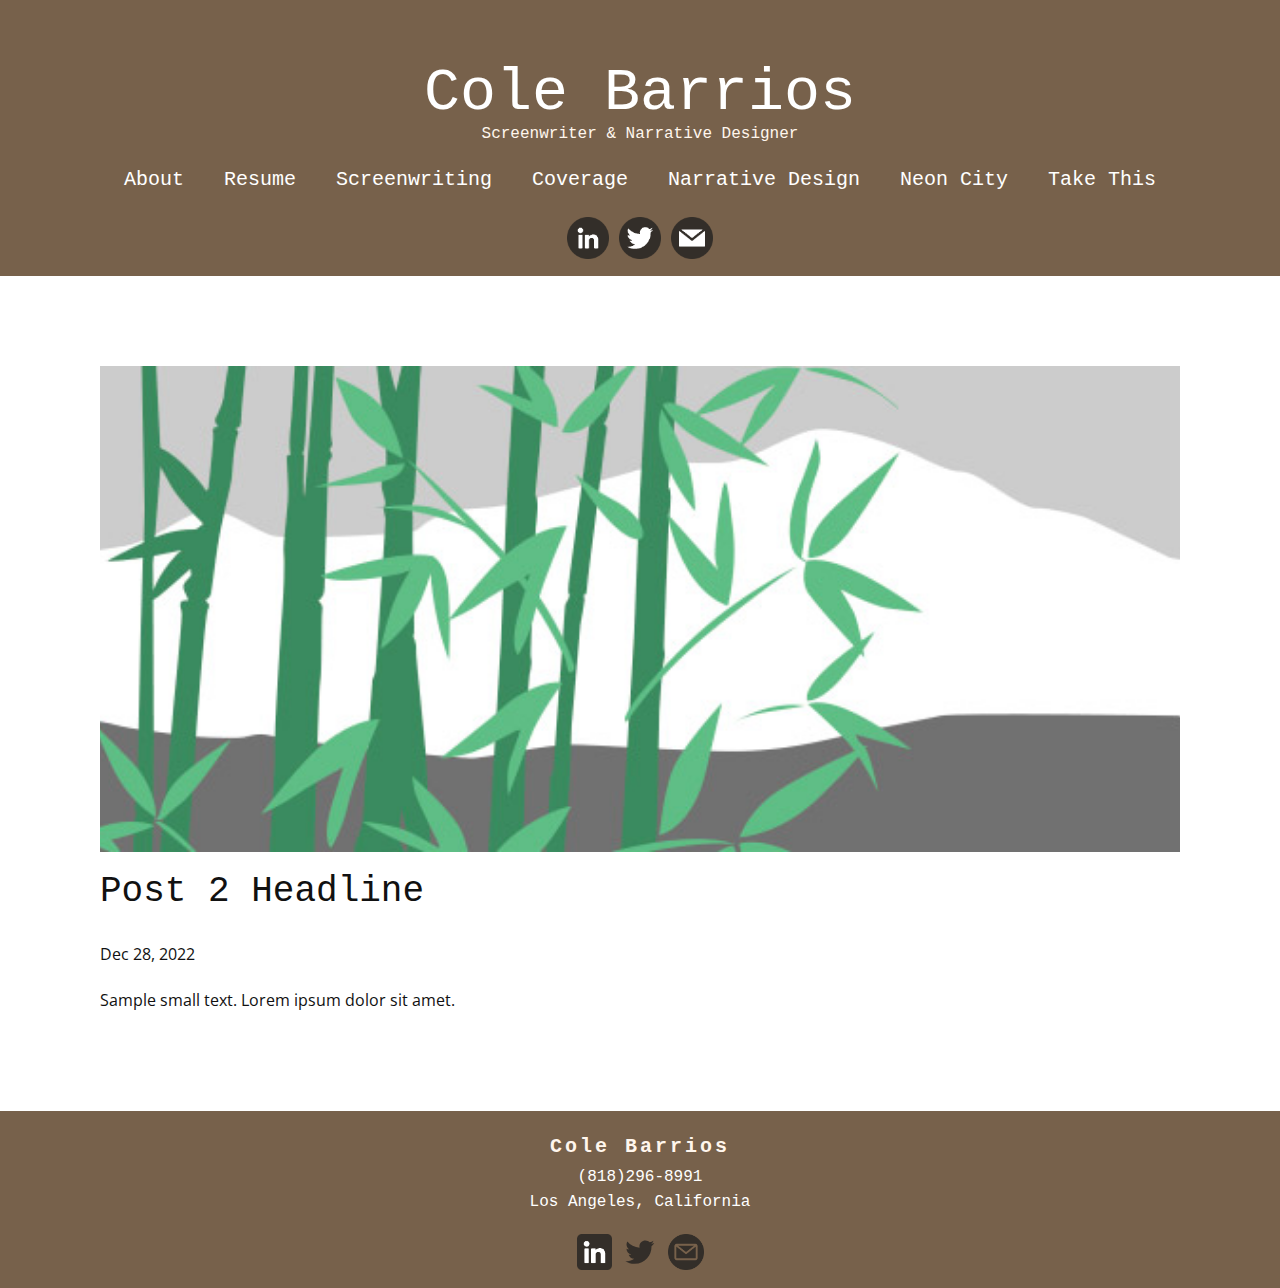
<file: blog/post-1.html>
<!DOCTYPE html>
<html style="font-size: 16px;" lang="en"><head>
    <meta name="viewport" content="width=device-width, initial-scale=1.0">
    <meta charset="utf-8">
    <meta name="keywords" content="Post 1 Headline">
    <meta name="description" content="">
    <title>Post 2 Headline</title>
    <link rel="stylesheet" href="../nicepage.css" media="screen">
<link rel="stylesheet" href="../Post-Template.css" media="screen">
    <script class="u-script" type="text/javascript" src="../jquery.js" defer=""></script>
    <script class="u-script" type="text/javascript" src="../nicepage.js" defer=""></script>
    <meta name="generator" content="Nicepage 5.2.4, nicepage.com">
    <link id="u-theme-google-font" rel="stylesheet" href="https://fonts.googleapis.com/css?family=Open+Sans:300,300i,400,400i,500,500i,600,600i,700,700i,800,800i">
    
    
    <script type="application/ld+json">{
		"@context": "http://schema.org",
		"@type": "Organization",
		"name": "colebbarrios",
		"sameAs": [
				"https://www.linkedin.com/in/colebbarrios/",
				"https://mobile.twitter.com/colepium",
				"mailto:c0le.b4rri0s@gmail.com",
				"https://www.linkedin.com/in/colebbarrios/",
				"https://mobile.twitter.com/colepium",
				"mailto:c0le.b4rri0s@gmail.com"
		]
}</script>
    <meta name="theme-color" content="#1f203a">
    <meta name="twitter:site" content="@">
    <meta name="twitter:card" content="summary_large_image">
    <meta name="twitter:title" content="Post Template">
    <meta name="twitter:description" content="colebbarrios">
  </head>
  <body class="u-body u-xl-mode" data-lang="en"><header class="u-clearfix u-header u-palette-2-dark-2 u-header" id="sec-ab9d"><div class="u-clearfix u-sheet u-sheet-1">
        <p class="u-custom-font u-font-courier-new u-text u-text-default u-text-1">Cole Barrios</p>
        <p class="u-custom-font u-font-courier-new u-text u-text-default u-text-palette-2-light-3 u-text-2">Screenwriter &amp; Narrative Designer</p>
        <nav class="u-menu u-menu-one-level u-offcanvas u-menu-1" data-responsive-from="MD">
          <div class="menu-collapse u-custom-font u-font-courier-new" style="font-size: 1.25rem;">
            <a class="u-button-style u-file-icon u-nav-link u-text-palette-2-light-3 u-file-icon-1" href="#">
              <img src="../images/7710488-ff277edf.png" alt="">
            </a>
          </div>
          <div class="u-custom-menu u-nav-container">
            <ul class="u-custom-font u-font-courier-new u-nav u-unstyled u-nav-1"><li class="u-nav-item"><a class="u-button-style u-nav-link" href="../About.html">About</a>
</li><li class="u-nav-item"><a class="u-button-style u-file-link u-nav-link" href="../files/Cole_Barrios_Resume_Games_20221.pdf">Resume</a>
</li><li class="u-nav-item"><a class="u-button-style u-nav-link" href="../Screenwriting.html">Screenwriting</a>
</li><li class="u-nav-item"><a class="u-button-style u-nav-link" href="../Coverage.html">Coverage</a>
</li><li class="u-nav-item"><a class="u-button-style u-nav-link" href="../Narrative-Design.html">Narrative Design</a>
</li><li class="u-nav-item"><a class="u-button-style u-nav-link" href="../Narrative-Design-Subpages/Neon-City.html">Neon City</a>
</li><li class="u-nav-item"><a class="u-button-style u-nav-link" href="../Narrative-Design-Subpages/Take-This.html">Take This</a>
</li></ul>
          </div>
          <div class="u-custom-menu u-nav-container-collapse">
            <div class="u-black u-container-style u-inner-container-layout u-opacity u-opacity-95 u-sidenav">
              <div class="u-inner-container-layout u-sidenav-overflow">
                <div class="u-menu-close"></div>
                <ul class="u-align-center u-nav u-popupmenu-items u-unstyled u-nav-2"><li class="u-nav-item"><a class="u-button-style u-nav-link" href="../About.html">About</a>
</li><li class="u-nav-item"><a class="u-button-style u-nav-link" href="../files/Cole_Barrios_Resume_Games_20221.pdf">Resume</a>
</li><li class="u-nav-item"><a class="u-button-style u-nav-link" href="../Screenwriting.html">Screenwriting</a>
</li><li class="u-nav-item"><a class="u-button-style u-nav-link" href="../Coverage.html">Coverage</a>
</li><li class="u-nav-item"><a class="u-button-style u-nav-link" href="../Narrative-Design.html">Narrative Design</a>
</li><li class="u-nav-item"><a class="u-button-style u-nav-link" href="../Narrative-Design-Subpages/Neon-City.html">Neon City</a>
</li><li class="u-nav-item"><a class="u-button-style u-nav-link" href="../Narrative-Design-Subpages/Take-This.html">Take This</a>
</li></ul>
              </div>
            </div>
            <div class="u-black u-menu-overlay u-opacity u-opacity-70"></div>
          </div>
        </nav>
        <div class="u-social-icons u-spacing-10 u-social-icons-1">
          <a class="u-social-url" title="Linkedin" target="_blank" href="https://www.linkedin.com/in/colebbarrios/"><span class="u-file-icon u-icon u-social-facebook u-social-icon u-text-palette-2-dark-3 u-icon-1"><img src="../images/4494497-5d985a72.png" alt=""></span>
          </a>
          <a class="u-social-url" title="Twitter" target="_blank" href="https://mobile.twitter.com/colepium"><span class="u-file-icon u-icon u-social-icon u-social-twitter u-text-palette-2-dark-3 u-icon-2"><img src="../images/3670151-fc7d4019.png" alt=""></span>
          </a>
          <a class="u-social-url" title="Email me!" target="_blank" href="../mailto:c0le.b4rri0s@gmail.com"><span class="u-file-icon u-icon u-social-icon u-social-instagram u-text-palette-2-dark-3 u-icon-3"><img src="../images/3686989-e23fee5b.png" alt=""></span>
          </a>
        </div>
      </div></header>
    <section class="u-align-center u-clearfix u-section-1" id="sec-498d">
      <div class="u-clearfix u-sheet u-valign-middle-md u-valign-middle-sm u-valign-middle-xs u-sheet-1"><!--post_details--><!--post_details_options_json--><!--{"source":""}--><!--/post_details_options_json--><!--blog_post-->
        <div class="u-container-style u-expanded-width u-post-details u-post-details-1">
          <div class="u-container-layout u-valign-middle u-container-layout-1"><!--blog_post_image-->
            <img alt="" class="u-blog-control u-expanded-width u-image u-image-default u-image-1" src="../images/68f64b9d.jpeg"><!--/blog_post_image--><!--blog_post_header-->
            <h2 class="u-blog-control u-text u-text-1">Post 2 Headline</h2><!--/blog_post_header--><!--blog_post_metadata-->
            <div class="u-blog-control u-metadata u-metadata-1"><!--blog_post_metadata_date-->
              <span class="u-meta-date u-meta-icon">Dec 28, 2022</span><!--/blog_post_metadata_date--><!--blog_post_metadata_category-->
              <!--/blog_post_metadata_category--><!--blog_post_metadata_comments-->
              <!--/blog_post_metadata_comments-->
            </div><!--/blog_post_metadata--><!--blog_post_content-->
            <div class="u-align-justify u-blog-control u-post-content u-text u-text-2 fr-view">
  Sample small text. Lorem ipsum dolor sit amet.
  </div><!--/blog_post_content-->
          </div>
        </div><!--/blog_post--><!--/post_details-->
      </div>
    </section>
    
    
    <footer class="u-align-center u-clearfix u-footer u-palette-2-dark-2 u-footer" id="sec-0f65"><div class="u-clearfix u-sheet u-sheet-1">
        <h6 class="u-align-center u-text u-text-palette-2-light-3 u-text-1">Cole Barrios</h6>
        <p class="u-align-center u-custom-font u-font-courier-new u-text u-text-2"> (818)296-8991<br>Los Angeles, California
        </p>
        <div class="u-social-icons u-spacing-10 u-social-icons-1">
          <a class="u-social-url" title="Linkedin" target="_blank" href="https://www.linkedin.com/in/colebbarrios/"><span class="u-file-icon u-icon u-social-facebook u-social-icon u-text-palette-2-dark-3 u-icon-1"><img src="../images/3536505-c5aa6b76.png" alt=""></span>
          </a>
          <a class="u-social-url" title="Twitter" target="_blank" href="https://mobile.twitter.com/colepium"><span class="u-icon u-social-icon u-social-twitter u-text-palette-2-dark-3 u-icon-2"><svg class="u-svg-link" preserveAspectRatio="xMidYMin slice" viewBox="0 0 112 112" style=""><use xmlns:xlink="http://www.w3.org/1999/xlink" xlink:href="#svg-2b15"></use></svg><svg class="u-svg-content" viewBox="0 0 112 112" x="0" y="0" id="svg-2b15"><path fill="currentColor" d="M92.2,38.2c0,0.8,0,1.6,0,2.3c0,24.3-18.6,52.4-52.6,52.4c-10.6,0.1-20.2-2.9-28.5-8.2
	c1.4,0.2,2.9,0.2,4.4,0.2c8.7,0,16.7-2.9,23-7.9c-8.1-0.2-14.9-5.5-17.3-12.8c1.1,0.2,2.4,0.2,3.4,0.2c1.6,0,3.3-0.2,4.8-0.7
	c-8.4-1.6-14.9-9.2-14.9-18c0-0.2,0-0.2,0-0.2c2.5,1.4,5.4,2.2,8.4,2.3c-5-3.3-8.3-8.9-8.3-15.4c0-3.4,1-6.5,2.5-9.2
	c9.1,11.1,22.7,18.5,38,19.2c-0.2-1.4-0.4-2.8-0.4-4.3c0.1-10,8.3-18.2,18.5-18.2c5.4,0,10.1,2.2,13.5,5.7c4.3-0.8,8.1-2.3,11.7-4.5
	c-1.4,4.3-4.3,7.9-8.1,10.1c3.7-0.4,7.3-1.4,10.6-2.9C98.9,32.3,95.7,35.5,92.2,38.2z"></path></svg></span>
          </a>
          <a class="u-social-url" title="Email me!" target="_blank" href="../mailto:c0le.b4rri0s@gmail.com"><span class="u-file-icon u-icon u-social-icon u-social-instagram u-text-palette-2-dark-3 u-icon-3"><img src="../images/3178158-216dd6bc.png" alt=""></span>
          </a>
        </div>
      </div></footer>
  
</body></html>
</file>
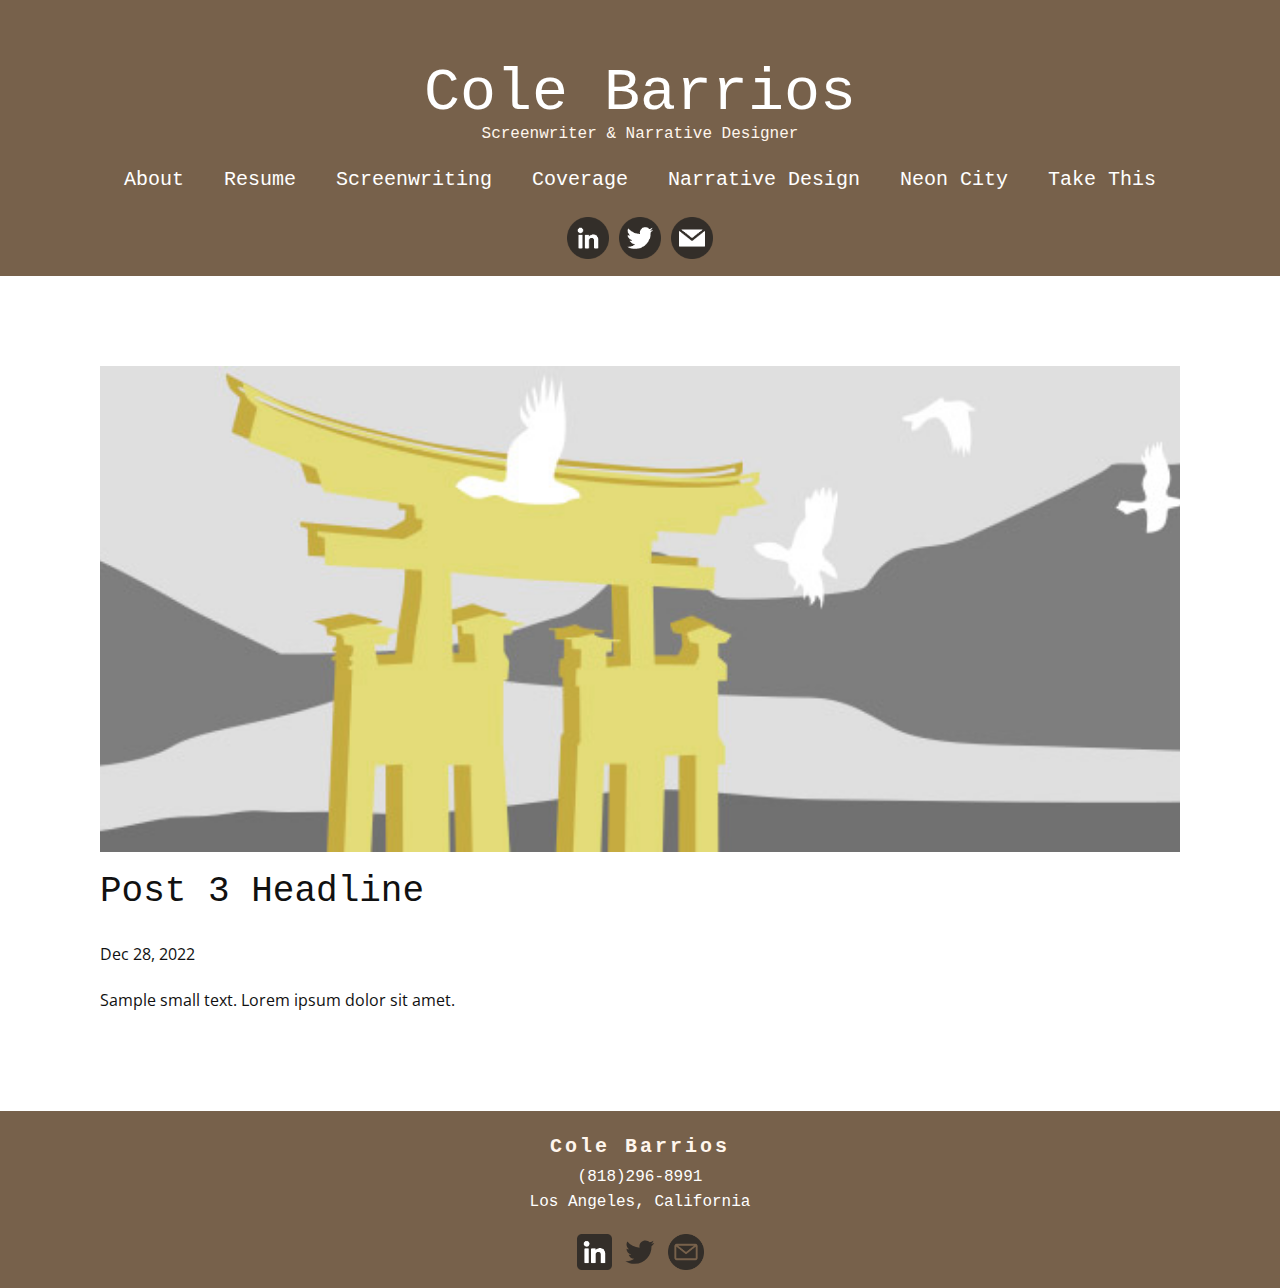
<file: blog/post-2.html>
<!DOCTYPE html>
<html style="font-size: 16px;" lang="en"><head>
    <meta name="viewport" content="width=device-width, initial-scale=1.0">
    <meta charset="utf-8">
    <meta name="keywords" content="Post 1 Headline">
    <meta name="description" content="">
    <title>Post 3 Headline</title>
    <link rel="stylesheet" href="../nicepage.css" media="screen">
<link rel="stylesheet" href="../Post-Template.css" media="screen">
    <script class="u-script" type="text/javascript" src="../jquery.js" defer=""></script>
    <script class="u-script" type="text/javascript" src="../nicepage.js" defer=""></script>
    <meta name="generator" content="Nicepage 5.2.4, nicepage.com">
    <link id="u-theme-google-font" rel="stylesheet" href="https://fonts.googleapis.com/css?family=Open+Sans:300,300i,400,400i,500,500i,600,600i,700,700i,800,800i">
    
    
    <script type="application/ld+json">{
		"@context": "http://schema.org",
		"@type": "Organization",
		"name": "colebbarrios",
		"sameAs": [
				"https://www.linkedin.com/in/colebbarrios/",
				"https://mobile.twitter.com/colepium",
				"mailto:c0le.b4rri0s@gmail.com",
				"https://www.linkedin.com/in/colebbarrios/",
				"https://mobile.twitter.com/colepium",
				"mailto:c0le.b4rri0s@gmail.com"
		]
}</script>
    <meta name="theme-color" content="#1f203a">
    <meta name="twitter:site" content="@">
    <meta name="twitter:card" content="summary_large_image">
    <meta name="twitter:title" content="Post Template">
    <meta name="twitter:description" content="colebbarrios">
  </head>
  <body class="u-body u-xl-mode" data-lang="en"><header class="u-clearfix u-header u-palette-2-dark-2 u-header" id="sec-ab9d"><div class="u-clearfix u-sheet u-sheet-1">
        <p class="u-custom-font u-font-courier-new u-text u-text-default u-text-1">Cole Barrios</p>
        <p class="u-custom-font u-font-courier-new u-text u-text-default u-text-palette-2-light-3 u-text-2">Screenwriter &amp; Narrative Designer</p>
        <nav class="u-menu u-menu-one-level u-offcanvas u-menu-1" data-responsive-from="MD">
          <div class="menu-collapse u-custom-font u-font-courier-new" style="font-size: 1.25rem;">
            <a class="u-button-style u-file-icon u-nav-link u-text-palette-2-light-3 u-file-icon-1" href="#">
              <img src="../images/7710488-ff277edf.png" alt="">
            </a>
          </div>
          <div class="u-custom-menu u-nav-container">
            <ul class="u-custom-font u-font-courier-new u-nav u-unstyled u-nav-1"><li class="u-nav-item"><a class="u-button-style u-nav-link" href="../About.html">About</a>
</li><li class="u-nav-item"><a class="u-button-style u-file-link u-nav-link" href="../files/Cole_Barrios_Resume_Games_20221.pdf">Resume</a>
</li><li class="u-nav-item"><a class="u-button-style u-nav-link" href="../Screenwriting.html">Screenwriting</a>
</li><li class="u-nav-item"><a class="u-button-style u-nav-link" href="../Coverage.html">Coverage</a>
</li><li class="u-nav-item"><a class="u-button-style u-nav-link" href="../Narrative-Design.html">Narrative Design</a>
</li><li class="u-nav-item"><a class="u-button-style u-nav-link" href="../Narrative-Design-Subpages/Neon-City.html">Neon City</a>
</li><li class="u-nav-item"><a class="u-button-style u-nav-link" href="../Narrative-Design-Subpages/Take-This.html">Take This</a>
</li></ul>
          </div>
          <div class="u-custom-menu u-nav-container-collapse">
            <div class="u-black u-container-style u-inner-container-layout u-opacity u-opacity-95 u-sidenav">
              <div class="u-inner-container-layout u-sidenav-overflow">
                <div class="u-menu-close"></div>
                <ul class="u-align-center u-nav u-popupmenu-items u-unstyled u-nav-2"><li class="u-nav-item"><a class="u-button-style u-nav-link" href="../About.html">About</a>
</li><li class="u-nav-item"><a class="u-button-style u-nav-link" href="../files/Cole_Barrios_Resume_Games_20221.pdf">Resume</a>
</li><li class="u-nav-item"><a class="u-button-style u-nav-link" href="../Screenwriting.html">Screenwriting</a>
</li><li class="u-nav-item"><a class="u-button-style u-nav-link" href="../Coverage.html">Coverage</a>
</li><li class="u-nav-item"><a class="u-button-style u-nav-link" href="../Narrative-Design.html">Narrative Design</a>
</li><li class="u-nav-item"><a class="u-button-style u-nav-link" href="../Narrative-Design-Subpages/Neon-City.html">Neon City</a>
</li><li class="u-nav-item"><a class="u-button-style u-nav-link" href="../Narrative-Design-Subpages/Take-This.html">Take This</a>
</li></ul>
              </div>
            </div>
            <div class="u-black u-menu-overlay u-opacity u-opacity-70"></div>
          </div>
        </nav>
        <div class="u-social-icons u-spacing-10 u-social-icons-1">
          <a class="u-social-url" title="Linkedin" target="_blank" href="https://www.linkedin.com/in/colebbarrios/"><span class="u-file-icon u-icon u-social-facebook u-social-icon u-text-palette-2-dark-3 u-icon-1"><img src="../images/4494497-5d985a72.png" alt=""></span>
          </a>
          <a class="u-social-url" title="Twitter" target="_blank" href="https://mobile.twitter.com/colepium"><span class="u-file-icon u-icon u-social-icon u-social-twitter u-text-palette-2-dark-3 u-icon-2"><img src="../images/3670151-fc7d4019.png" alt=""></span>
          </a>
          <a class="u-social-url" title="Email me!" target="_blank" href="../mailto:c0le.b4rri0s@gmail.com"><span class="u-file-icon u-icon u-social-icon u-social-instagram u-text-palette-2-dark-3 u-icon-3"><img src="../images/3686989-e23fee5b.png" alt=""></span>
          </a>
        </div>
      </div></header>
    <section class="u-align-center u-clearfix u-section-1" id="sec-498d">
      <div class="u-clearfix u-sheet u-valign-middle-md u-valign-middle-sm u-valign-middle-xs u-sheet-1"><!--post_details--><!--post_details_options_json--><!--{"source":""}--><!--/post_details_options_json--><!--blog_post-->
        <div class="u-container-style u-expanded-width u-post-details u-post-details-1">
          <div class="u-container-layout u-valign-middle u-container-layout-1"><!--blog_post_image-->
            <img alt="" class="u-blog-control u-expanded-width u-image u-image-default u-image-1" src="../images/8ad73f3c.jpeg"><!--/blog_post_image--><!--blog_post_header-->
            <h2 class="u-blog-control u-text u-text-1">Post 3 Headline</h2><!--/blog_post_header--><!--blog_post_metadata-->
            <div class="u-blog-control u-metadata u-metadata-1"><!--blog_post_metadata_date-->
              <span class="u-meta-date u-meta-icon">Dec 28, 2022</span><!--/blog_post_metadata_date--><!--blog_post_metadata_category-->
              <!--/blog_post_metadata_category--><!--blog_post_metadata_comments-->
              <!--/blog_post_metadata_comments-->
            </div><!--/blog_post_metadata--><!--blog_post_content-->
            <div class="u-align-justify u-blog-control u-post-content u-text u-text-2 fr-view">
  Sample small text. Lorem ipsum dolor sit amet.
  </div><!--/blog_post_content-->
          </div>
        </div><!--/blog_post--><!--/post_details-->
      </div>
    </section>
    
    
    <footer class="u-align-center u-clearfix u-footer u-palette-2-dark-2 u-footer" id="sec-0f65"><div class="u-clearfix u-sheet u-sheet-1">
        <h6 class="u-align-center u-text u-text-palette-2-light-3 u-text-1">Cole Barrios</h6>
        <p class="u-align-center u-custom-font u-font-courier-new u-text u-text-2"> (818)296-8991<br>Los Angeles, California
        </p>
        <div class="u-social-icons u-spacing-10 u-social-icons-1">
          <a class="u-social-url" title="Linkedin" target="_blank" href="https://www.linkedin.com/in/colebbarrios/"><span class="u-file-icon u-icon u-social-facebook u-social-icon u-text-palette-2-dark-3 u-icon-1"><img src="../images/3536505-c5aa6b76.png" alt=""></span>
          </a>
          <a class="u-social-url" title="Twitter" target="_blank" href="https://mobile.twitter.com/colepium"><span class="u-icon u-social-icon u-social-twitter u-text-palette-2-dark-3 u-icon-2"><svg class="u-svg-link" preserveAspectRatio="xMidYMin slice" viewBox="0 0 112 112" style=""><use xmlns:xlink="http://www.w3.org/1999/xlink" xlink:href="#svg-2b15"></use></svg><svg class="u-svg-content" viewBox="0 0 112 112" x="0" y="0" id="svg-2b15"><path fill="currentColor" d="M92.2,38.2c0,0.8,0,1.6,0,2.3c0,24.3-18.6,52.4-52.6,52.4c-10.6,0.1-20.2-2.9-28.5-8.2
	c1.4,0.2,2.9,0.2,4.4,0.2c8.7,0,16.7-2.9,23-7.9c-8.1-0.2-14.9-5.5-17.3-12.8c1.1,0.2,2.4,0.2,3.4,0.2c1.6,0,3.3-0.2,4.8-0.7
	c-8.4-1.6-14.9-9.2-14.9-18c0-0.2,0-0.2,0-0.2c2.5,1.4,5.4,2.2,8.4,2.3c-5-3.3-8.3-8.9-8.3-15.4c0-3.4,1-6.5,2.5-9.2
	c9.1,11.1,22.7,18.5,38,19.2c-0.2-1.4-0.4-2.8-0.4-4.3c0.1-10,8.3-18.2,18.5-18.2c5.4,0,10.1,2.2,13.5,5.7c4.3-0.8,8.1-2.3,11.7-4.5
	c-1.4,4.3-4.3,7.9-8.1,10.1c3.7-0.4,7.3-1.4,10.6-2.9C98.9,32.3,95.7,35.5,92.2,38.2z"></path></svg></span>
          </a>
          <a class="u-social-url" title="Email me!" target="_blank" href="../mailto:c0le.b4rri0s@gmail.com"><span class="u-file-icon u-icon u-social-icon u-social-instagram u-text-palette-2-dark-3 u-icon-3"><img src="../images/3178158-216dd6bc.png" alt=""></span>
          </a>
        </div>
      </div></footer>
  
</body></html>
</file>
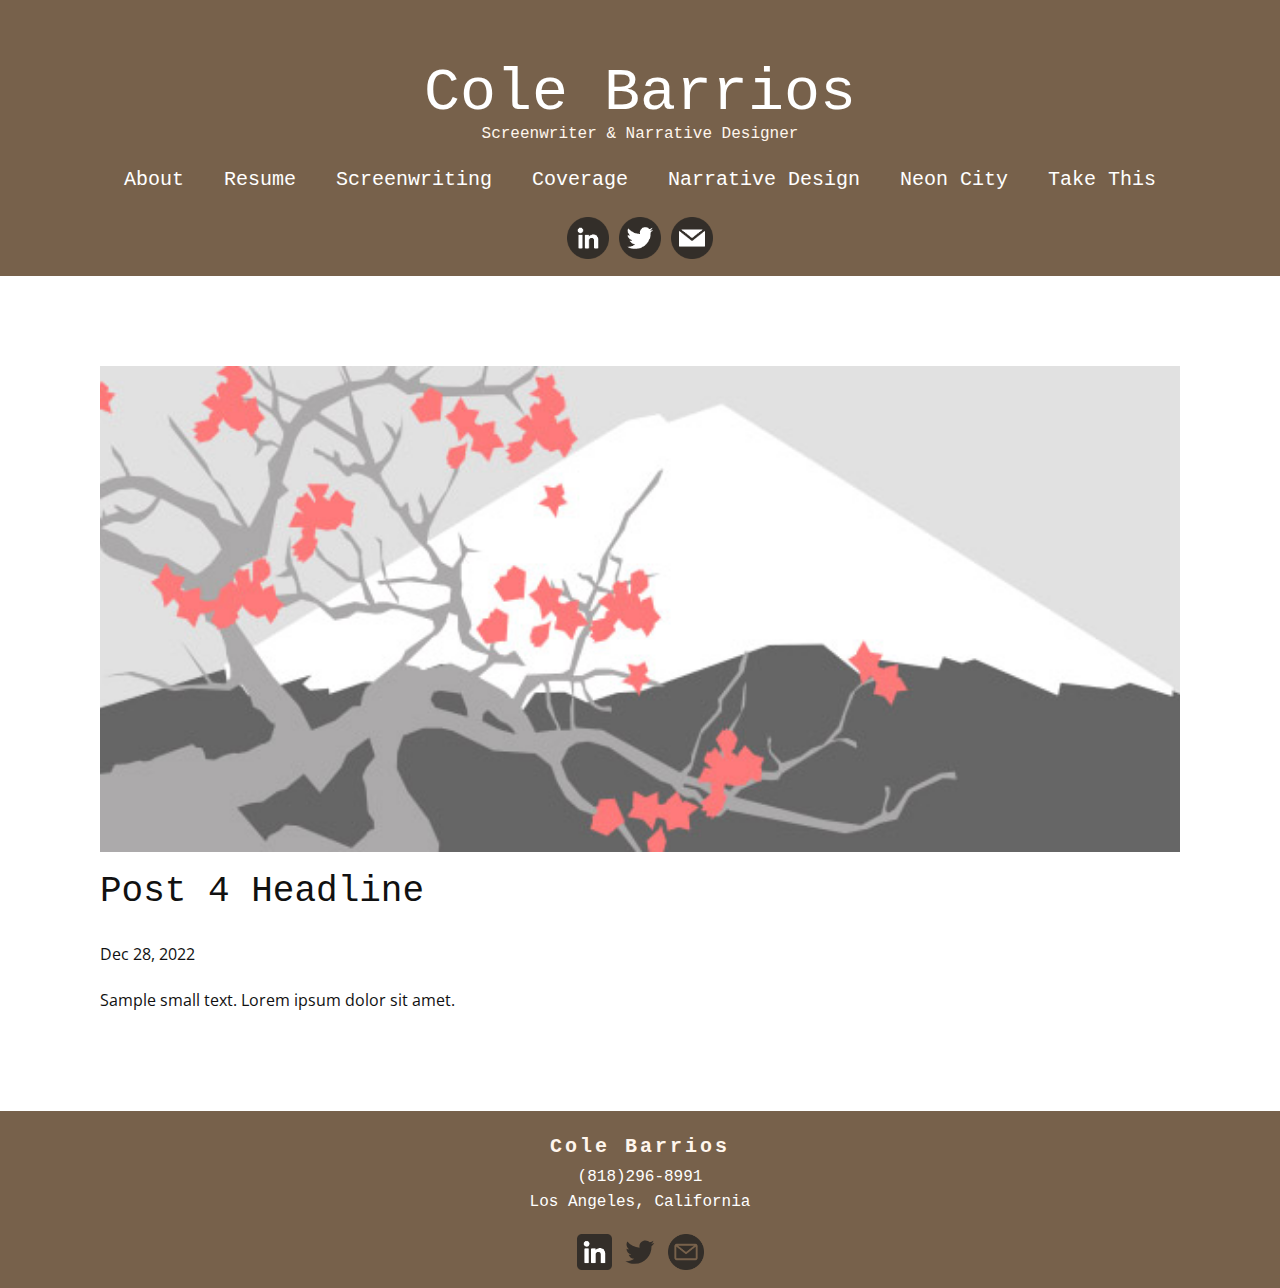
<file: blog/post-3.html>
<!DOCTYPE html>
<html style="font-size: 16px;" lang="en"><head>
    <meta name="viewport" content="width=device-width, initial-scale=1.0">
    <meta charset="utf-8">
    <meta name="keywords" content="Post 1 Headline">
    <meta name="description" content="">
    <title>Post 4 Headline</title>
    <link rel="stylesheet" href="../nicepage.css" media="screen">
<link rel="stylesheet" href="../Post-Template.css" media="screen">
    <script class="u-script" type="text/javascript" src="../jquery.js" defer=""></script>
    <script class="u-script" type="text/javascript" src="../nicepage.js" defer=""></script>
    <meta name="generator" content="Nicepage 5.2.4, nicepage.com">
    <link id="u-theme-google-font" rel="stylesheet" href="https://fonts.googleapis.com/css?family=Open+Sans:300,300i,400,400i,500,500i,600,600i,700,700i,800,800i">
    
    
    <script type="application/ld+json">{
		"@context": "http://schema.org",
		"@type": "Organization",
		"name": "colebbarrios",
		"sameAs": [
				"https://www.linkedin.com/in/colebbarrios/",
				"https://mobile.twitter.com/colepium",
				"mailto:c0le.b4rri0s@gmail.com",
				"https://www.linkedin.com/in/colebbarrios/",
				"https://mobile.twitter.com/colepium",
				"mailto:c0le.b4rri0s@gmail.com"
		]
}</script>
    <meta name="theme-color" content="#1f203a">
    <meta name="twitter:site" content="@">
    <meta name="twitter:card" content="summary_large_image">
    <meta name="twitter:title" content="Post Template">
    <meta name="twitter:description" content="colebbarrios">
  </head>
  <body class="u-body u-xl-mode" data-lang="en"><header class="u-clearfix u-header u-palette-2-dark-2 u-header" id="sec-ab9d"><div class="u-clearfix u-sheet u-sheet-1">
        <p class="u-custom-font u-font-courier-new u-text u-text-default u-text-1">Cole Barrios</p>
        <p class="u-custom-font u-font-courier-new u-text u-text-default u-text-palette-2-light-3 u-text-2">Screenwriter &amp; Narrative Designer</p>
        <nav class="u-menu u-menu-one-level u-offcanvas u-menu-1" data-responsive-from="MD">
          <div class="menu-collapse u-custom-font u-font-courier-new" style="font-size: 1.25rem;">
            <a class="u-button-style u-file-icon u-nav-link u-text-palette-2-light-3 u-file-icon-1" href="#">
              <img src="../images/7710488-ff277edf.png" alt="">
            </a>
          </div>
          <div class="u-custom-menu u-nav-container">
            <ul class="u-custom-font u-font-courier-new u-nav u-unstyled u-nav-1"><li class="u-nav-item"><a class="u-button-style u-nav-link" href="../About.html">About</a>
</li><li class="u-nav-item"><a class="u-button-style u-file-link u-nav-link" href="../files/Cole_Barrios_Resume_Games_20221.pdf">Resume</a>
</li><li class="u-nav-item"><a class="u-button-style u-nav-link" href="../Screenwriting.html">Screenwriting</a>
</li><li class="u-nav-item"><a class="u-button-style u-nav-link" href="../Coverage.html">Coverage</a>
</li><li class="u-nav-item"><a class="u-button-style u-nav-link" href="../Narrative-Design.html">Narrative Design</a>
</li><li class="u-nav-item"><a class="u-button-style u-nav-link" href="../Narrative-Design-Subpages/Neon-City.html">Neon City</a>
</li><li class="u-nav-item"><a class="u-button-style u-nav-link" href="../Narrative-Design-Subpages/Take-This.html">Take This</a>
</li></ul>
          </div>
          <div class="u-custom-menu u-nav-container-collapse">
            <div class="u-black u-container-style u-inner-container-layout u-opacity u-opacity-95 u-sidenav">
              <div class="u-inner-container-layout u-sidenav-overflow">
                <div class="u-menu-close"></div>
                <ul class="u-align-center u-nav u-popupmenu-items u-unstyled u-nav-2"><li class="u-nav-item"><a class="u-button-style u-nav-link" href="../About.html">About</a>
</li><li class="u-nav-item"><a class="u-button-style u-nav-link" href="../files/Cole_Barrios_Resume_Games_20221.pdf">Resume</a>
</li><li class="u-nav-item"><a class="u-button-style u-nav-link" href="../Screenwriting.html">Screenwriting</a>
</li><li class="u-nav-item"><a class="u-button-style u-nav-link" href="../Coverage.html">Coverage</a>
</li><li class="u-nav-item"><a class="u-button-style u-nav-link" href="../Narrative-Design.html">Narrative Design</a>
</li><li class="u-nav-item"><a class="u-button-style u-nav-link" href="../Narrative-Design-Subpages/Neon-City.html">Neon City</a>
</li><li class="u-nav-item"><a class="u-button-style u-nav-link" href="../Narrative-Design-Subpages/Take-This.html">Take This</a>
</li></ul>
              </div>
            </div>
            <div class="u-black u-menu-overlay u-opacity u-opacity-70"></div>
          </div>
        </nav>
        <div class="u-social-icons u-spacing-10 u-social-icons-1">
          <a class="u-social-url" title="Linkedin" target="_blank" href="https://www.linkedin.com/in/colebbarrios/"><span class="u-file-icon u-icon u-social-facebook u-social-icon u-text-palette-2-dark-3 u-icon-1"><img src="../images/4494497-5d985a72.png" alt=""></span>
          </a>
          <a class="u-social-url" title="Twitter" target="_blank" href="https://mobile.twitter.com/colepium"><span class="u-file-icon u-icon u-social-icon u-social-twitter u-text-palette-2-dark-3 u-icon-2"><img src="../images/3670151-fc7d4019.png" alt=""></span>
          </a>
          <a class="u-social-url" title="Email me!" target="_blank" href="../mailto:c0le.b4rri0s@gmail.com"><span class="u-file-icon u-icon u-social-icon u-social-instagram u-text-palette-2-dark-3 u-icon-3"><img src="../images/3686989-e23fee5b.png" alt=""></span>
          </a>
        </div>
      </div></header>
    <section class="u-align-center u-clearfix u-section-1" id="sec-498d">
      <div class="u-clearfix u-sheet u-valign-middle-md u-valign-middle-sm u-valign-middle-xs u-sheet-1"><!--post_details--><!--post_details_options_json--><!--{"source":""}--><!--/post_details_options_json--><!--blog_post-->
        <div class="u-container-style u-expanded-width u-post-details u-post-details-1">
          <div class="u-container-layout u-valign-middle u-container-layout-1"><!--blog_post_image-->
            <img alt="" class="u-blog-control u-expanded-width u-image u-image-default u-image-1" src="../images/0fd3416c.jpeg"><!--/blog_post_image--><!--blog_post_header-->
            <h2 class="u-blog-control u-text u-text-1">Post 4 Headline</h2><!--/blog_post_header--><!--blog_post_metadata-->
            <div class="u-blog-control u-metadata u-metadata-1"><!--blog_post_metadata_date-->
              <span class="u-meta-date u-meta-icon">Dec 28, 2022</span><!--/blog_post_metadata_date--><!--blog_post_metadata_category-->
              <!--/blog_post_metadata_category--><!--blog_post_metadata_comments-->
              <!--/blog_post_metadata_comments-->
            </div><!--/blog_post_metadata--><!--blog_post_content-->
            <div class="u-align-justify u-blog-control u-post-content u-text u-text-2 fr-view">
  Sample small text. Lorem ipsum dolor sit amet.
  </div><!--/blog_post_content-->
          </div>
        </div><!--/blog_post--><!--/post_details-->
      </div>
    </section>
    
    
    <footer class="u-align-center u-clearfix u-footer u-palette-2-dark-2 u-footer" id="sec-0f65"><div class="u-clearfix u-sheet u-sheet-1">
        <h6 class="u-align-center u-text u-text-palette-2-light-3 u-text-1">Cole Barrios</h6>
        <p class="u-align-center u-custom-font u-font-courier-new u-text u-text-2"> (818)296-8991<br>Los Angeles, California
        </p>
        <div class="u-social-icons u-spacing-10 u-social-icons-1">
          <a class="u-social-url" title="Linkedin" target="_blank" href="https://www.linkedin.com/in/colebbarrios/"><span class="u-file-icon u-icon u-social-facebook u-social-icon u-text-palette-2-dark-3 u-icon-1"><img src="../images/3536505-c5aa6b76.png" alt=""></span>
          </a>
          <a class="u-social-url" title="Twitter" target="_blank" href="https://mobile.twitter.com/colepium"><span class="u-icon u-social-icon u-social-twitter u-text-palette-2-dark-3 u-icon-2"><svg class="u-svg-link" preserveAspectRatio="xMidYMin slice" viewBox="0 0 112 112" style=""><use xmlns:xlink="http://www.w3.org/1999/xlink" xlink:href="#svg-2b15"></use></svg><svg class="u-svg-content" viewBox="0 0 112 112" x="0" y="0" id="svg-2b15"><path fill="currentColor" d="M92.2,38.2c0,0.8,0,1.6,0,2.3c0,24.3-18.6,52.4-52.6,52.4c-10.6,0.1-20.2-2.9-28.5-8.2
	c1.4,0.2,2.9,0.2,4.4,0.2c8.7,0,16.7-2.9,23-7.9c-8.1-0.2-14.9-5.5-17.3-12.8c1.1,0.2,2.4,0.2,3.4,0.2c1.6,0,3.3-0.2,4.8-0.7
	c-8.4-1.6-14.9-9.2-14.9-18c0-0.2,0-0.2,0-0.2c2.5,1.4,5.4,2.2,8.4,2.3c-5-3.3-8.3-8.9-8.3-15.4c0-3.4,1-6.5,2.5-9.2
	c9.1,11.1,22.7,18.5,38,19.2c-0.2-1.4-0.4-2.8-0.4-4.3c0.1-10,8.3-18.2,18.5-18.2c5.4,0,10.1,2.2,13.5,5.7c4.3-0.8,8.1-2.3,11.7-4.5
	c-1.4,4.3-4.3,7.9-8.1,10.1c3.7-0.4,7.3-1.4,10.6-2.9C98.9,32.3,95.7,35.5,92.2,38.2z"></path></svg></span>
          </a>
          <a class="u-social-url" title="Email me!" target="_blank" href="../mailto:c0le.b4rri0s@gmail.com"><span class="u-file-icon u-icon u-social-icon u-social-instagram u-text-palette-2-dark-3 u-icon-3"><img src="../images/3178158-216dd6bc.png" alt=""></span>
          </a>
        </div>
      </div></footer>
  
</body></html>
</file>
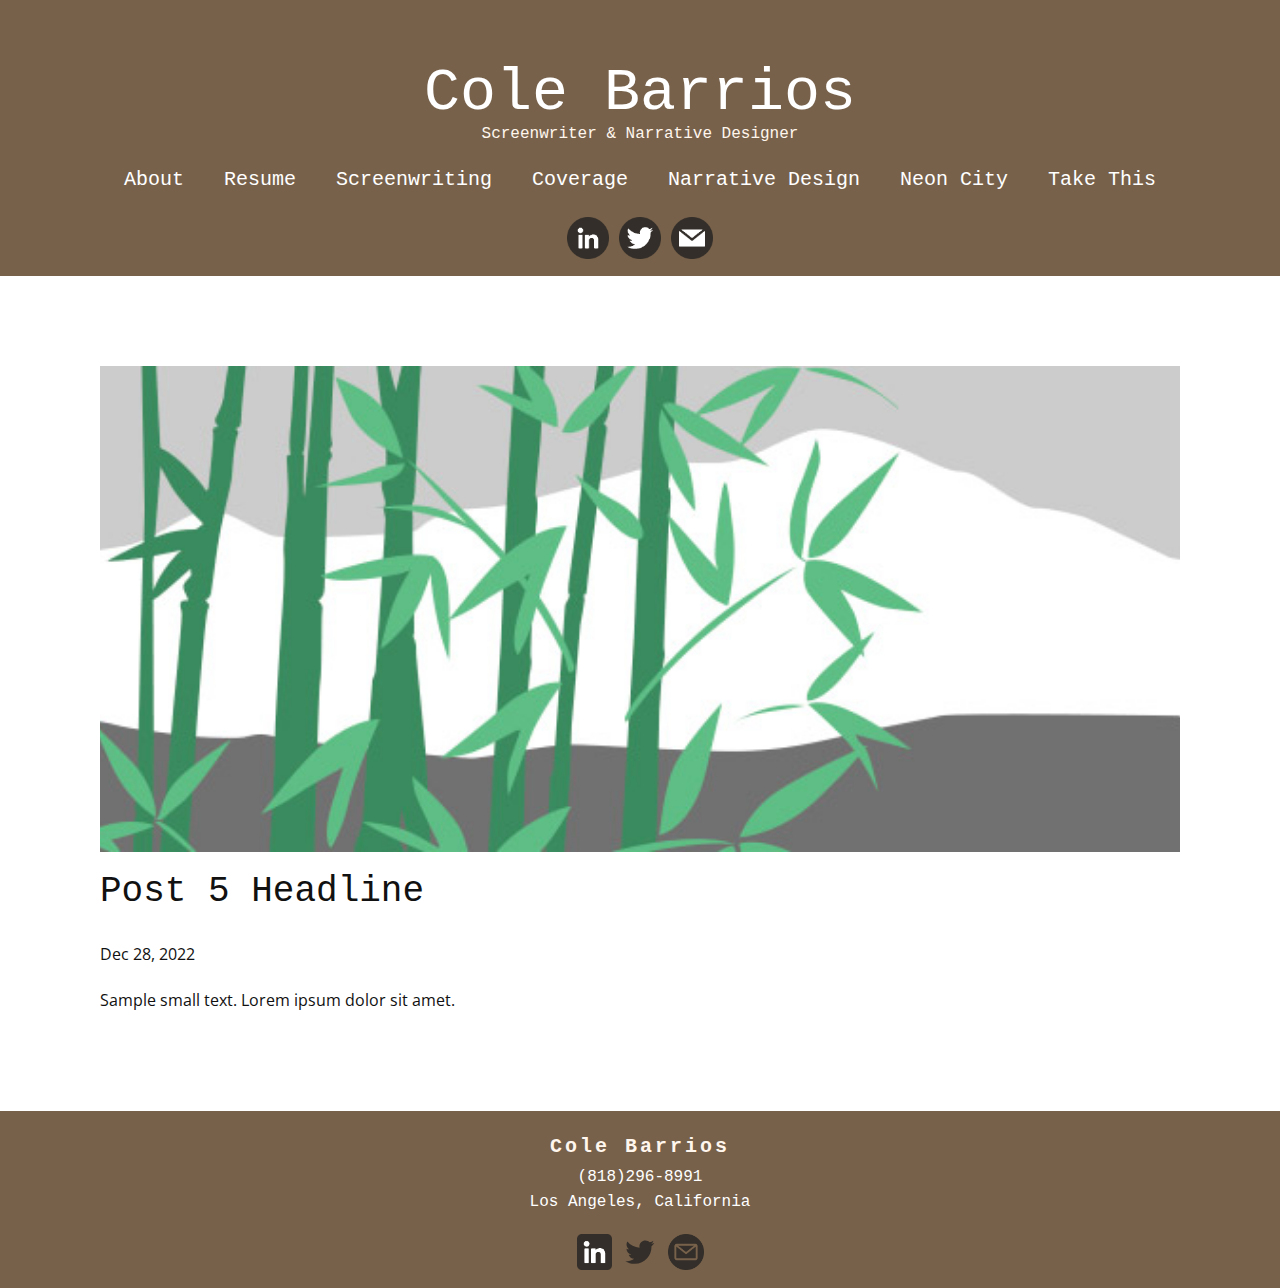
<file: blog/post-4.html>
<!DOCTYPE html>
<html style="font-size: 16px;" lang="en"><head>
    <meta name="viewport" content="width=device-width, initial-scale=1.0">
    <meta charset="utf-8">
    <meta name="keywords" content="Post 1 Headline">
    <meta name="description" content="">
    <title>Post 5 Headline</title>
    <link rel="stylesheet" href="../nicepage.css" media="screen">
<link rel="stylesheet" href="../Post-Template.css" media="screen">
    <script class="u-script" type="text/javascript" src="../jquery.js" defer=""></script>
    <script class="u-script" type="text/javascript" src="../nicepage.js" defer=""></script>
    <meta name="generator" content="Nicepage 5.2.4, nicepage.com">
    <link id="u-theme-google-font" rel="stylesheet" href="https://fonts.googleapis.com/css?family=Open+Sans:300,300i,400,400i,500,500i,600,600i,700,700i,800,800i">
    
    
    <script type="application/ld+json">{
		"@context": "http://schema.org",
		"@type": "Organization",
		"name": "colebbarrios",
		"sameAs": [
				"https://www.linkedin.com/in/colebbarrios/",
				"https://mobile.twitter.com/colepium",
				"mailto:c0le.b4rri0s@gmail.com",
				"https://www.linkedin.com/in/colebbarrios/",
				"https://mobile.twitter.com/colepium",
				"mailto:c0le.b4rri0s@gmail.com"
		]
}</script>
    <meta name="theme-color" content="#1f203a">
    <meta name="twitter:site" content="@">
    <meta name="twitter:card" content="summary_large_image">
    <meta name="twitter:title" content="Post Template">
    <meta name="twitter:description" content="colebbarrios">
  </head>
  <body class="u-body u-xl-mode" data-lang="en"><header class="u-clearfix u-header u-palette-2-dark-2 u-header" id="sec-ab9d"><div class="u-clearfix u-sheet u-sheet-1">
        <p class="u-custom-font u-font-courier-new u-text u-text-default u-text-1">Cole Barrios</p>
        <p class="u-custom-font u-font-courier-new u-text u-text-default u-text-palette-2-light-3 u-text-2">Screenwriter &amp; Narrative Designer</p>
        <nav class="u-menu u-menu-one-level u-offcanvas u-menu-1" data-responsive-from="MD">
          <div class="menu-collapse u-custom-font u-font-courier-new" style="font-size: 1.25rem;">
            <a class="u-button-style u-file-icon u-nav-link u-text-palette-2-light-3 u-file-icon-1" href="#">
              <img src="../images/7710488-ff277edf.png" alt="">
            </a>
          </div>
          <div class="u-custom-menu u-nav-container">
            <ul class="u-custom-font u-font-courier-new u-nav u-unstyled u-nav-1"><li class="u-nav-item"><a class="u-button-style u-nav-link" href="../About.html">About</a>
</li><li class="u-nav-item"><a class="u-button-style u-file-link u-nav-link" href="../files/Cole_Barrios_Resume_Games_20221.pdf">Resume</a>
</li><li class="u-nav-item"><a class="u-button-style u-nav-link" href="../Screenwriting.html">Screenwriting</a>
</li><li class="u-nav-item"><a class="u-button-style u-nav-link" href="../Coverage.html">Coverage</a>
</li><li class="u-nav-item"><a class="u-button-style u-nav-link" href="../Narrative-Design.html">Narrative Design</a>
</li><li class="u-nav-item"><a class="u-button-style u-nav-link" href="../Narrative-Design-Subpages/Neon-City.html">Neon City</a>
</li><li class="u-nav-item"><a class="u-button-style u-nav-link" href="../Narrative-Design-Subpages/Take-This.html">Take This</a>
</li></ul>
          </div>
          <div class="u-custom-menu u-nav-container-collapse">
            <div class="u-black u-container-style u-inner-container-layout u-opacity u-opacity-95 u-sidenav">
              <div class="u-inner-container-layout u-sidenav-overflow">
                <div class="u-menu-close"></div>
                <ul class="u-align-center u-nav u-popupmenu-items u-unstyled u-nav-2"><li class="u-nav-item"><a class="u-button-style u-nav-link" href="../About.html">About</a>
</li><li class="u-nav-item"><a class="u-button-style u-nav-link" href="../files/Cole_Barrios_Resume_Games_20221.pdf">Resume</a>
</li><li class="u-nav-item"><a class="u-button-style u-nav-link" href="../Screenwriting.html">Screenwriting</a>
</li><li class="u-nav-item"><a class="u-button-style u-nav-link" href="../Coverage.html">Coverage</a>
</li><li class="u-nav-item"><a class="u-button-style u-nav-link" href="../Narrative-Design.html">Narrative Design</a>
</li><li class="u-nav-item"><a class="u-button-style u-nav-link" href="../Narrative-Design-Subpages/Neon-City.html">Neon City</a>
</li><li class="u-nav-item"><a class="u-button-style u-nav-link" href="../Narrative-Design-Subpages/Take-This.html">Take This</a>
</li></ul>
              </div>
            </div>
            <div class="u-black u-menu-overlay u-opacity u-opacity-70"></div>
          </div>
        </nav>
        <div class="u-social-icons u-spacing-10 u-social-icons-1">
          <a class="u-social-url" title="Linkedin" target="_blank" href="https://www.linkedin.com/in/colebbarrios/"><span class="u-file-icon u-icon u-social-facebook u-social-icon u-text-palette-2-dark-3 u-icon-1"><img src="../images/4494497-5d985a72.png" alt=""></span>
          </a>
          <a class="u-social-url" title="Twitter" target="_blank" href="https://mobile.twitter.com/colepium"><span class="u-file-icon u-icon u-social-icon u-social-twitter u-text-palette-2-dark-3 u-icon-2"><img src="../images/3670151-fc7d4019.png" alt=""></span>
          </a>
          <a class="u-social-url" title="Email me!" target="_blank" href="../mailto:c0le.b4rri0s@gmail.com"><span class="u-file-icon u-icon u-social-icon u-social-instagram u-text-palette-2-dark-3 u-icon-3"><img src="../images/3686989-e23fee5b.png" alt=""></span>
          </a>
        </div>
      </div></header>
    <section class="u-align-center u-clearfix u-section-1" id="sec-498d">
      <div class="u-clearfix u-sheet u-valign-middle-md u-valign-middle-sm u-valign-middle-xs u-sheet-1"><!--post_details--><!--post_details_options_json--><!--{"source":""}--><!--/post_details_options_json--><!--blog_post-->
        <div class="u-container-style u-expanded-width u-post-details u-post-details-1">
          <div class="u-container-layout u-valign-middle u-container-layout-1"><!--blog_post_image-->
            <img alt="" class="u-blog-control u-expanded-width u-image u-image-default u-image-1" src="../images/68f64b9d.jpeg"><!--/blog_post_image--><!--blog_post_header-->
            <h2 class="u-blog-control u-text u-text-1">Post 5 Headline</h2><!--/blog_post_header--><!--blog_post_metadata-->
            <div class="u-blog-control u-metadata u-metadata-1"><!--blog_post_metadata_date-->
              <span class="u-meta-date u-meta-icon">Dec 28, 2022</span><!--/blog_post_metadata_date--><!--blog_post_metadata_category-->
              <!--/blog_post_metadata_category--><!--blog_post_metadata_comments-->
              <!--/blog_post_metadata_comments-->
            </div><!--/blog_post_metadata--><!--blog_post_content-->
            <div class="u-align-justify u-blog-control u-post-content u-text u-text-2 fr-view">
  Sample small text. Lorem ipsum dolor sit amet.
  </div><!--/blog_post_content-->
          </div>
        </div><!--/blog_post--><!--/post_details-->
      </div>
    </section>
    
    
    <footer class="u-align-center u-clearfix u-footer u-palette-2-dark-2 u-footer" id="sec-0f65"><div class="u-clearfix u-sheet u-sheet-1">
        <h6 class="u-align-center u-text u-text-palette-2-light-3 u-text-1">Cole Barrios</h6>
        <p class="u-align-center u-custom-font u-font-courier-new u-text u-text-2"> (818)296-8991<br>Los Angeles, California
        </p>
        <div class="u-social-icons u-spacing-10 u-social-icons-1">
          <a class="u-social-url" title="Linkedin" target="_blank" href="https://www.linkedin.com/in/colebbarrios/"><span class="u-file-icon u-icon u-social-facebook u-social-icon u-text-palette-2-dark-3 u-icon-1"><img src="../images/3536505-c5aa6b76.png" alt=""></span>
          </a>
          <a class="u-social-url" title="Twitter" target="_blank" href="https://mobile.twitter.com/colepium"><span class="u-icon u-social-icon u-social-twitter u-text-palette-2-dark-3 u-icon-2"><svg class="u-svg-link" preserveAspectRatio="xMidYMin slice" viewBox="0 0 112 112" style=""><use xmlns:xlink="http://www.w3.org/1999/xlink" xlink:href="#svg-2b15"></use></svg><svg class="u-svg-content" viewBox="0 0 112 112" x="0" y="0" id="svg-2b15"><path fill="currentColor" d="M92.2,38.2c0,0.8,0,1.6,0,2.3c0,24.3-18.6,52.4-52.6,52.4c-10.6,0.1-20.2-2.9-28.5-8.2
	c1.4,0.2,2.9,0.2,4.4,0.2c8.7,0,16.7-2.9,23-7.9c-8.1-0.2-14.9-5.5-17.3-12.8c1.1,0.2,2.4,0.2,3.4,0.2c1.6,0,3.3-0.2,4.8-0.7
	c-8.4-1.6-14.9-9.2-14.9-18c0-0.2,0-0.2,0-0.2c2.5,1.4,5.4,2.2,8.4,2.3c-5-3.3-8.3-8.9-8.3-15.4c0-3.4,1-6.5,2.5-9.2
	c9.1,11.1,22.7,18.5,38,19.2c-0.2-1.4-0.4-2.8-0.4-4.3c0.1-10,8.3-18.2,18.5-18.2c5.4,0,10.1,2.2,13.5,5.7c4.3-0.8,8.1-2.3,11.7-4.5
	c-1.4,4.3-4.3,7.9-8.1,10.1c3.7-0.4,7.3-1.4,10.6-2.9C98.9,32.3,95.7,35.5,92.2,38.2z"></path></svg></span>
          </a>
          <a class="u-social-url" title="Email me!" target="_blank" href="../mailto:c0le.b4rri0s@gmail.com"><span class="u-file-icon u-icon u-social-icon u-social-instagram u-text-palette-2-dark-3 u-icon-3"><img src="../images/3178158-216dd6bc.png" alt=""></span>
          </a>
        </div>
      </div></footer>
  
</body></html>
</file>
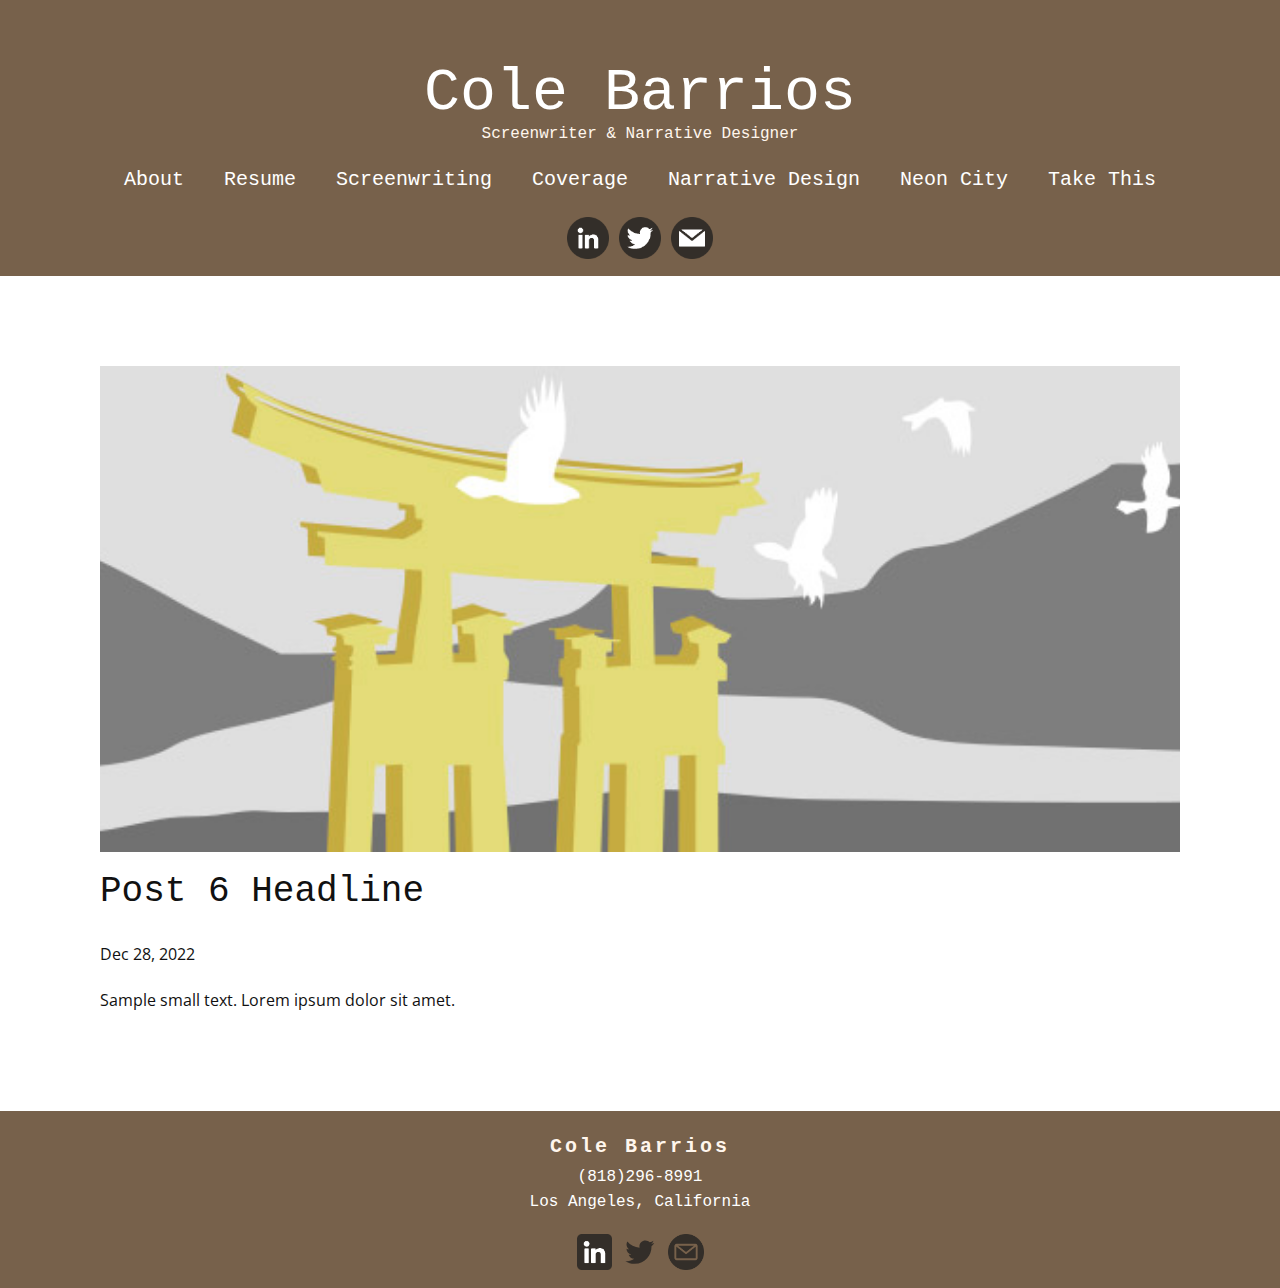
<file: blog/post-5.html>
<!DOCTYPE html>
<html style="font-size: 16px;" lang="en"><head>
    <meta name="viewport" content="width=device-width, initial-scale=1.0">
    <meta charset="utf-8">
    <meta name="keywords" content="Post 1 Headline">
    <meta name="description" content="">
    <title>Post 6 Headline</title>
    <link rel="stylesheet" href="../nicepage.css" media="screen">
<link rel="stylesheet" href="../Post-Template.css" media="screen">
    <script class="u-script" type="text/javascript" src="../jquery.js" defer=""></script>
    <script class="u-script" type="text/javascript" src="../nicepage.js" defer=""></script>
    <meta name="generator" content="Nicepage 5.2.4, nicepage.com">
    <link id="u-theme-google-font" rel="stylesheet" href="https://fonts.googleapis.com/css?family=Open+Sans:300,300i,400,400i,500,500i,600,600i,700,700i,800,800i">
    
    
    <script type="application/ld+json">{
		"@context": "http://schema.org",
		"@type": "Organization",
		"name": "colebbarrios",
		"sameAs": [
				"https://www.linkedin.com/in/colebbarrios/",
				"https://mobile.twitter.com/colepium",
				"mailto:c0le.b4rri0s@gmail.com",
				"https://www.linkedin.com/in/colebbarrios/",
				"https://mobile.twitter.com/colepium",
				"mailto:c0le.b4rri0s@gmail.com"
		]
}</script>
    <meta name="theme-color" content="#1f203a">
    <meta name="twitter:site" content="@">
    <meta name="twitter:card" content="summary_large_image">
    <meta name="twitter:title" content="Post Template">
    <meta name="twitter:description" content="colebbarrios">
  </head>
  <body class="u-body u-xl-mode" data-lang="en"><header class="u-clearfix u-header u-palette-2-dark-2 u-header" id="sec-ab9d"><div class="u-clearfix u-sheet u-sheet-1">
        <p class="u-custom-font u-font-courier-new u-text u-text-default u-text-1">Cole Barrios</p>
        <p class="u-custom-font u-font-courier-new u-text u-text-default u-text-palette-2-light-3 u-text-2">Screenwriter &amp; Narrative Designer</p>
        <nav class="u-menu u-menu-one-level u-offcanvas u-menu-1" data-responsive-from="MD">
          <div class="menu-collapse u-custom-font u-font-courier-new" style="font-size: 1.25rem;">
            <a class="u-button-style u-file-icon u-nav-link u-text-palette-2-light-3 u-file-icon-1" href="#">
              <img src="../images/7710488-ff277edf.png" alt="">
            </a>
          </div>
          <div class="u-custom-menu u-nav-container">
            <ul class="u-custom-font u-font-courier-new u-nav u-unstyled u-nav-1"><li class="u-nav-item"><a class="u-button-style u-nav-link" href="../About.html">About</a>
</li><li class="u-nav-item"><a class="u-button-style u-file-link u-nav-link" href="../files/Cole_Barrios_Resume_Games_20221.pdf">Resume</a>
</li><li class="u-nav-item"><a class="u-button-style u-nav-link" href="../Screenwriting.html">Screenwriting</a>
</li><li class="u-nav-item"><a class="u-button-style u-nav-link" href="../Coverage.html">Coverage</a>
</li><li class="u-nav-item"><a class="u-button-style u-nav-link" href="../Narrative-Design.html">Narrative Design</a>
</li><li class="u-nav-item"><a class="u-button-style u-nav-link" href="../Narrative-Design-Subpages/Neon-City.html">Neon City</a>
</li><li class="u-nav-item"><a class="u-button-style u-nav-link" href="../Narrative-Design-Subpages/Take-This.html">Take This</a>
</li></ul>
          </div>
          <div class="u-custom-menu u-nav-container-collapse">
            <div class="u-black u-container-style u-inner-container-layout u-opacity u-opacity-95 u-sidenav">
              <div class="u-inner-container-layout u-sidenav-overflow">
                <div class="u-menu-close"></div>
                <ul class="u-align-center u-nav u-popupmenu-items u-unstyled u-nav-2"><li class="u-nav-item"><a class="u-button-style u-nav-link" href="../About.html">About</a>
</li><li class="u-nav-item"><a class="u-button-style u-nav-link" href="../files/Cole_Barrios_Resume_Games_20221.pdf">Resume</a>
</li><li class="u-nav-item"><a class="u-button-style u-nav-link" href="../Screenwriting.html">Screenwriting</a>
</li><li class="u-nav-item"><a class="u-button-style u-nav-link" href="../Coverage.html">Coverage</a>
</li><li class="u-nav-item"><a class="u-button-style u-nav-link" href="../Narrative-Design.html">Narrative Design</a>
</li><li class="u-nav-item"><a class="u-button-style u-nav-link" href="../Narrative-Design-Subpages/Neon-City.html">Neon City</a>
</li><li class="u-nav-item"><a class="u-button-style u-nav-link" href="../Narrative-Design-Subpages/Take-This.html">Take This</a>
</li></ul>
              </div>
            </div>
            <div class="u-black u-menu-overlay u-opacity u-opacity-70"></div>
          </div>
        </nav>
        <div class="u-social-icons u-spacing-10 u-social-icons-1">
          <a class="u-social-url" title="Linkedin" target="_blank" href="https://www.linkedin.com/in/colebbarrios/"><span class="u-file-icon u-icon u-social-facebook u-social-icon u-text-palette-2-dark-3 u-icon-1"><img src="../images/4494497-5d985a72.png" alt=""></span>
          </a>
          <a class="u-social-url" title="Twitter" target="_blank" href="https://mobile.twitter.com/colepium"><span class="u-file-icon u-icon u-social-icon u-social-twitter u-text-palette-2-dark-3 u-icon-2"><img src="../images/3670151-fc7d4019.png" alt=""></span>
          </a>
          <a class="u-social-url" title="Email me!" target="_blank" href="../mailto:c0le.b4rri0s@gmail.com"><span class="u-file-icon u-icon u-social-icon u-social-instagram u-text-palette-2-dark-3 u-icon-3"><img src="../images/3686989-e23fee5b.png" alt=""></span>
          </a>
        </div>
      </div></header>
    <section class="u-align-center u-clearfix u-section-1" id="sec-498d">
      <div class="u-clearfix u-sheet u-valign-middle-md u-valign-middle-sm u-valign-middle-xs u-sheet-1"><!--post_details--><!--post_details_options_json--><!--{"source":""}--><!--/post_details_options_json--><!--blog_post-->
        <div class="u-container-style u-expanded-width u-post-details u-post-details-1">
          <div class="u-container-layout u-valign-middle u-container-layout-1"><!--blog_post_image-->
            <img alt="" class="u-blog-control u-expanded-width u-image u-image-default u-image-1" src="../images/8ad73f3c.jpeg"><!--/blog_post_image--><!--blog_post_header-->
            <h2 class="u-blog-control u-text u-text-1">Post 6 Headline</h2><!--/blog_post_header--><!--blog_post_metadata-->
            <div class="u-blog-control u-metadata u-metadata-1"><!--blog_post_metadata_date-->
              <span class="u-meta-date u-meta-icon">Dec 28, 2022</span><!--/blog_post_metadata_date--><!--blog_post_metadata_category-->
              <!--/blog_post_metadata_category--><!--blog_post_metadata_comments-->
              <!--/blog_post_metadata_comments-->
            </div><!--/blog_post_metadata--><!--blog_post_content-->
            <div class="u-align-justify u-blog-control u-post-content u-text u-text-2 fr-view">
  Sample small text. Lorem ipsum dolor sit amet.
  </div><!--/blog_post_content-->
          </div>
        </div><!--/blog_post--><!--/post_details-->
      </div>
    </section>
    
    
    <footer class="u-align-center u-clearfix u-footer u-palette-2-dark-2 u-footer" id="sec-0f65"><div class="u-clearfix u-sheet u-sheet-1">
        <h6 class="u-align-center u-text u-text-palette-2-light-3 u-text-1">Cole Barrios</h6>
        <p class="u-align-center u-custom-font u-font-courier-new u-text u-text-2"> (818)296-8991<br>Los Angeles, California
        </p>
        <div class="u-social-icons u-spacing-10 u-social-icons-1">
          <a class="u-social-url" title="Linkedin" target="_blank" href="https://www.linkedin.com/in/colebbarrios/"><span class="u-file-icon u-icon u-social-facebook u-social-icon u-text-palette-2-dark-3 u-icon-1"><img src="../images/3536505-c5aa6b76.png" alt=""></span>
          </a>
          <a class="u-social-url" title="Twitter" target="_blank" href="https://mobile.twitter.com/colepium"><span class="u-icon u-social-icon u-social-twitter u-text-palette-2-dark-3 u-icon-2"><svg class="u-svg-link" preserveAspectRatio="xMidYMin slice" viewBox="0 0 112 112" style=""><use xmlns:xlink="http://www.w3.org/1999/xlink" xlink:href="#svg-2b15"></use></svg><svg class="u-svg-content" viewBox="0 0 112 112" x="0" y="0" id="svg-2b15"><path fill="currentColor" d="M92.2,38.2c0,0.8,0,1.6,0,2.3c0,24.3-18.6,52.4-52.6,52.4c-10.6,0.1-20.2-2.9-28.5-8.2
	c1.4,0.2,2.9,0.2,4.4,0.2c8.7,0,16.7-2.9,23-7.9c-8.1-0.2-14.9-5.5-17.3-12.8c1.1,0.2,2.4,0.2,3.4,0.2c1.6,0,3.3-0.2,4.8-0.7
	c-8.4-1.6-14.9-9.2-14.9-18c0-0.2,0-0.2,0-0.2c2.5,1.4,5.4,2.2,8.4,2.3c-5-3.3-8.3-8.9-8.3-15.4c0-3.4,1-6.5,2.5-9.2
	c9.1,11.1,22.7,18.5,38,19.2c-0.2-1.4-0.4-2.8-0.4-4.3c0.1-10,8.3-18.2,18.5-18.2c5.4,0,10.1,2.2,13.5,5.7c4.3-0.8,8.1-2.3,11.7-4.5
	c-1.4,4.3-4.3,7.9-8.1,10.1c3.7-0.4,7.3-1.4,10.6-2.9C98.9,32.3,95.7,35.5,92.2,38.2z"></path></svg></span>
          </a>
          <a class="u-social-url" title="Email me!" target="_blank" href="../mailto:c0le.b4rri0s@gmail.com"><span class="u-file-icon u-icon u-social-icon u-social-instagram u-text-palette-2-dark-3 u-icon-3"><img src="../images/3178158-216dd6bc.png" alt=""></span>
          </a>
        </div>
      </div></footer>
  
</body></html>
</file>
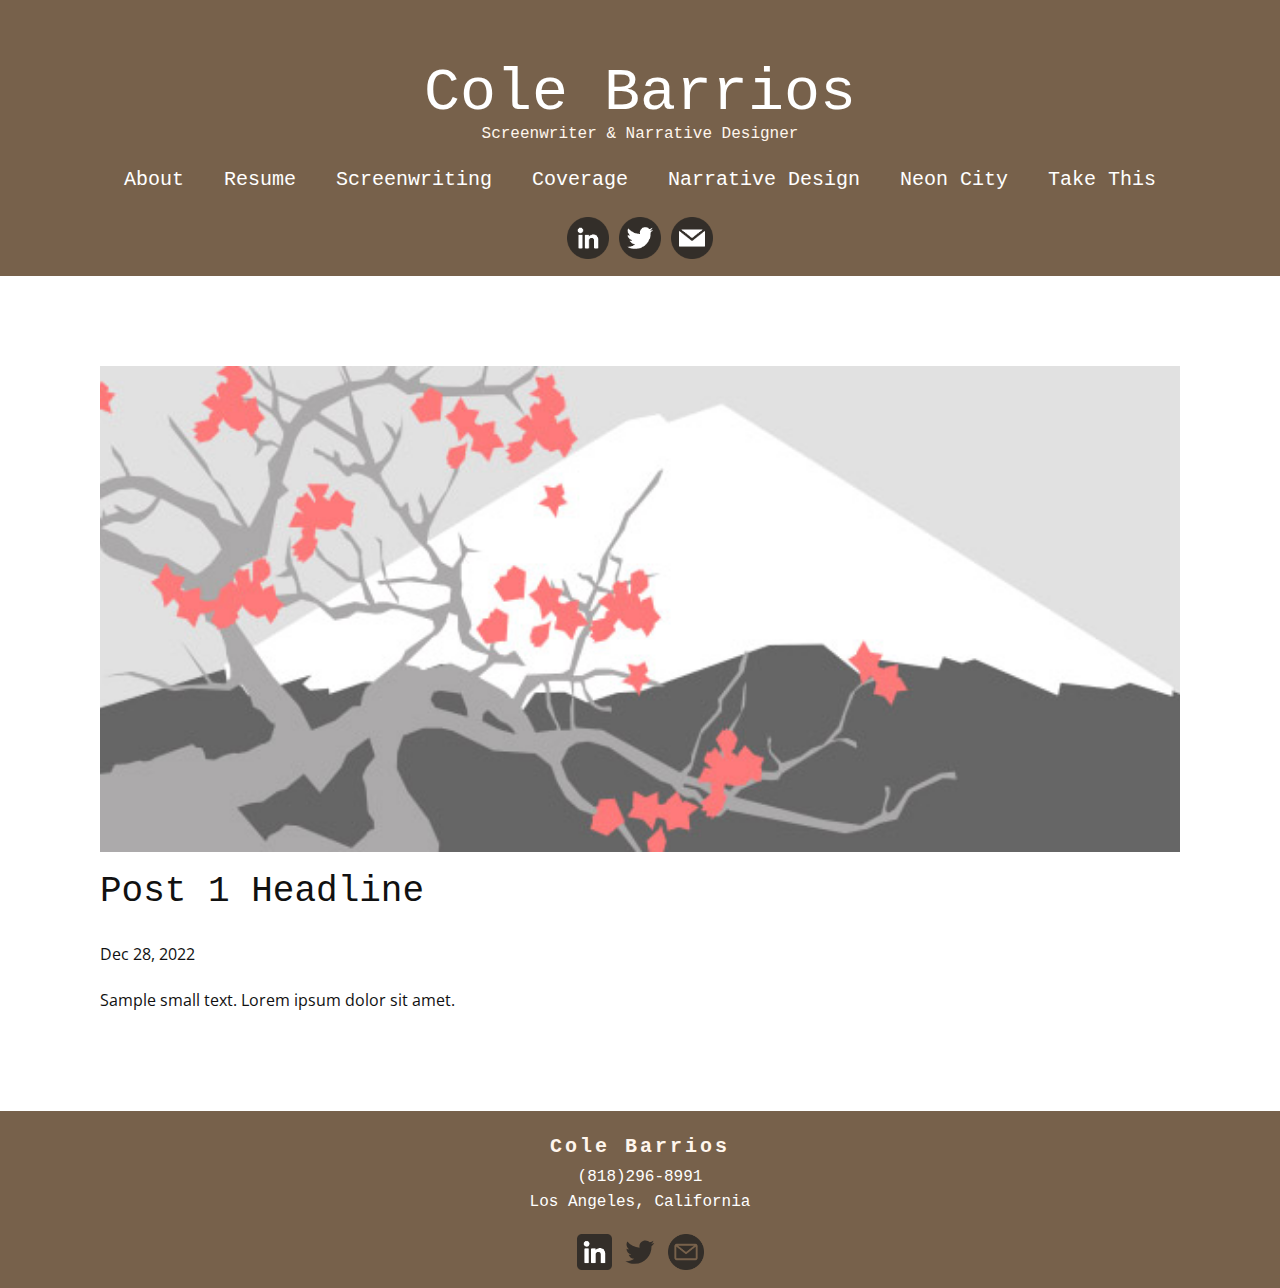
<file: blog/post.html>
<!DOCTYPE html>
<html style="font-size: 16px;" lang="en"><head>
    <meta name="viewport" content="width=device-width, initial-scale=1.0">
    <meta charset="utf-8">
    <meta name="keywords" content="Post 1 Headline">
    <meta name="description" content="">
    <title>Post 1 Headline</title>
    <link rel="stylesheet" href="../nicepage.css" media="screen">
<link rel="stylesheet" href="../Post-Template.css" media="screen">
    <script class="u-script" type="text/javascript" src="../jquery.js" defer=""></script>
    <script class="u-script" type="text/javascript" src="../nicepage.js" defer=""></script>
    <meta name="generator" content="Nicepage 5.2.4, nicepage.com">
    <link id="u-theme-google-font" rel="stylesheet" href="https://fonts.googleapis.com/css?family=Open+Sans:300,300i,400,400i,500,500i,600,600i,700,700i,800,800i">
    
    
    <script type="application/ld+json">{
		"@context": "http://schema.org",
		"@type": "Organization",
		"name": "colebbarrios",
		"sameAs": [
				"https://www.linkedin.com/in/colebbarrios/",
				"https://mobile.twitter.com/colepium",
				"mailto:c0le.b4rri0s@gmail.com",
				"https://www.linkedin.com/in/colebbarrios/",
				"https://mobile.twitter.com/colepium",
				"mailto:c0le.b4rri0s@gmail.com"
		]
}</script>
    <meta name="theme-color" content="#1f203a">
    <meta name="twitter:site" content="@">
    <meta name="twitter:card" content="summary_large_image">
    <meta name="twitter:title" content="Post Template">
    <meta name="twitter:description" content="colebbarrios">
  </head>
  <body class="u-body u-xl-mode" data-lang="en"><header class="u-clearfix u-header u-palette-2-dark-2 u-header" id="sec-ab9d"><div class="u-clearfix u-sheet u-sheet-1">
        <p class="u-custom-font u-font-courier-new u-text u-text-default u-text-1">Cole Barrios</p>
        <p class="u-custom-font u-font-courier-new u-text u-text-default u-text-palette-2-light-3 u-text-2">Screenwriter &amp; Narrative Designer</p>
        <nav class="u-menu u-menu-one-level u-offcanvas u-menu-1" data-responsive-from="MD">
          <div class="menu-collapse u-custom-font u-font-courier-new" style="font-size: 1.25rem;">
            <a class="u-button-style u-file-icon u-nav-link u-text-palette-2-light-3 u-file-icon-1" href="#">
              <img src="../images/7710488-ff277edf.png" alt="">
            </a>
          </div>
          <div class="u-custom-menu u-nav-container">
            <ul class="u-custom-font u-font-courier-new u-nav u-unstyled u-nav-1"><li class="u-nav-item"><a class="u-button-style u-nav-link" href="../About.html">About</a>
</li><li class="u-nav-item"><a class="u-button-style u-file-link u-nav-link" href="../files/Cole_Barrios_Resume_Games_20221.pdf">Resume</a>
</li><li class="u-nav-item"><a class="u-button-style u-nav-link" href="../Screenwriting.html">Screenwriting</a>
</li><li class="u-nav-item"><a class="u-button-style u-nav-link" href="../Coverage.html">Coverage</a>
</li><li class="u-nav-item"><a class="u-button-style u-nav-link" href="../Narrative-Design.html">Narrative Design</a>
</li><li class="u-nav-item"><a class="u-button-style u-nav-link" href="../Narrative-Design-Subpages/Neon-City.html">Neon City</a>
</li><li class="u-nav-item"><a class="u-button-style u-nav-link" href="../Narrative-Design-Subpages/Take-This.html">Take This</a>
</li></ul>
          </div>
          <div class="u-custom-menu u-nav-container-collapse">
            <div class="u-black u-container-style u-inner-container-layout u-opacity u-opacity-95 u-sidenav">
              <div class="u-inner-container-layout u-sidenav-overflow">
                <div class="u-menu-close"></div>
                <ul class="u-align-center u-nav u-popupmenu-items u-unstyled u-nav-2"><li class="u-nav-item"><a class="u-button-style u-nav-link" href="../About.html">About</a>
</li><li class="u-nav-item"><a class="u-button-style u-nav-link" href="../files/Cole_Barrios_Resume_Games_20221.pdf">Resume</a>
</li><li class="u-nav-item"><a class="u-button-style u-nav-link" href="../Screenwriting.html">Screenwriting</a>
</li><li class="u-nav-item"><a class="u-button-style u-nav-link" href="../Coverage.html">Coverage</a>
</li><li class="u-nav-item"><a class="u-button-style u-nav-link" href="../Narrative-Design.html">Narrative Design</a>
</li><li class="u-nav-item"><a class="u-button-style u-nav-link" href="../Narrative-Design-Subpages/Neon-City.html">Neon City</a>
</li><li class="u-nav-item"><a class="u-button-style u-nav-link" href="../Narrative-Design-Subpages/Take-This.html">Take This</a>
</li></ul>
              </div>
            </div>
            <div class="u-black u-menu-overlay u-opacity u-opacity-70"></div>
          </div>
        </nav>
        <div class="u-social-icons u-spacing-10 u-social-icons-1">
          <a class="u-social-url" title="Linkedin" target="_blank" href="https://www.linkedin.com/in/colebbarrios/"><span class="u-file-icon u-icon u-social-facebook u-social-icon u-text-palette-2-dark-3 u-icon-1"><img src="../images/4494497-5d985a72.png" alt=""></span>
          </a>
          <a class="u-social-url" title="Twitter" target="_blank" href="https://mobile.twitter.com/colepium"><span class="u-file-icon u-icon u-social-icon u-social-twitter u-text-palette-2-dark-3 u-icon-2"><img src="../images/3670151-fc7d4019.png" alt=""></span>
          </a>
          <a class="u-social-url" title="Email me!" target="_blank" href="../mailto:c0le.b4rri0s@gmail.com"><span class="u-file-icon u-icon u-social-icon u-social-instagram u-text-palette-2-dark-3 u-icon-3"><img src="../images/3686989-e23fee5b.png" alt=""></span>
          </a>
        </div>
      </div></header>
    <section class="u-align-center u-clearfix u-section-1" id="sec-498d">
      <div class="u-clearfix u-sheet u-valign-middle-md u-valign-middle-sm u-valign-middle-xs u-sheet-1"><!--post_details--><!--post_details_options_json--><!--{"source":""}--><!--/post_details_options_json--><!--blog_post-->
        <div class="u-container-style u-expanded-width u-post-details u-post-details-1">
          <div class="u-container-layout u-valign-middle u-container-layout-1"><!--blog_post_image-->
            <img alt="" class="u-blog-control u-expanded-width u-image u-image-default u-image-1" src="../images/0fd3416c.jpeg"><!--/blog_post_image--><!--blog_post_header-->
            <h2 class="u-blog-control u-text u-text-1">Post 1 Headline</h2><!--/blog_post_header--><!--blog_post_metadata-->
            <div class="u-blog-control u-metadata u-metadata-1"><!--blog_post_metadata_date-->
              <span class="u-meta-date u-meta-icon">Dec 28, 2022</span><!--/blog_post_metadata_date--><!--blog_post_metadata_category-->
              <!--/blog_post_metadata_category--><!--blog_post_metadata_comments-->
              <!--/blog_post_metadata_comments-->
            </div><!--/blog_post_metadata--><!--blog_post_content-->
            <div class="u-align-justify u-blog-control u-post-content u-text u-text-2 fr-view">
  Sample small text. Lorem ipsum dolor sit amet.
  </div><!--/blog_post_content-->
          </div>
        </div><!--/blog_post--><!--/post_details-->
      </div>
    </section>
    
    
    <footer class="u-align-center u-clearfix u-footer u-palette-2-dark-2 u-footer" id="sec-0f65"><div class="u-clearfix u-sheet u-sheet-1">
        <h6 class="u-align-center u-text u-text-palette-2-light-3 u-text-1">Cole Barrios</h6>
        <p class="u-align-center u-custom-font u-font-courier-new u-text u-text-2"> (818)296-8991<br>Los Angeles, California
        </p>
        <div class="u-social-icons u-spacing-10 u-social-icons-1">
          <a class="u-social-url" title="Linkedin" target="_blank" href="https://www.linkedin.com/in/colebbarrios/"><span class="u-file-icon u-icon u-social-facebook u-social-icon u-text-palette-2-dark-3 u-icon-1"><img src="../images/3536505-c5aa6b76.png" alt=""></span>
          </a>
          <a class="u-social-url" title="Twitter" target="_blank" href="https://mobile.twitter.com/colepium"><span class="u-icon u-social-icon u-social-twitter u-text-palette-2-dark-3 u-icon-2"><svg class="u-svg-link" preserveAspectRatio="xMidYMin slice" viewBox="0 0 112 112" style=""><use xmlns:xlink="http://www.w3.org/1999/xlink" xlink:href="#svg-2b15"></use></svg><svg class="u-svg-content" viewBox="0 0 112 112" x="0" y="0" id="svg-2b15"><path fill="currentColor" d="M92.2,38.2c0,0.8,0,1.6,0,2.3c0,24.3-18.6,52.4-52.6,52.4c-10.6,0.1-20.2-2.9-28.5-8.2
	c1.4,0.2,2.9,0.2,4.4,0.2c8.7,0,16.7-2.9,23-7.9c-8.1-0.2-14.9-5.5-17.3-12.8c1.1,0.2,2.4,0.2,3.4,0.2c1.6,0,3.3-0.2,4.8-0.7
	c-8.4-1.6-14.9-9.2-14.9-18c0-0.2,0-0.2,0-0.2c2.5,1.4,5.4,2.2,8.4,2.3c-5-3.3-8.3-8.9-8.3-15.4c0-3.4,1-6.5,2.5-9.2
	c9.1,11.1,22.7,18.5,38,19.2c-0.2-1.4-0.4-2.8-0.4-4.3c0.1-10,8.3-18.2,18.5-18.2c5.4,0,10.1,2.2,13.5,5.7c4.3-0.8,8.1-2.3,11.7-4.5
	c-1.4,4.3-4.3,7.9-8.1,10.1c3.7-0.4,7.3-1.4,10.6-2.9C98.9,32.3,95.7,35.5,92.2,38.2z"></path></svg></span>
          </a>
          <a class="u-social-url" title="Email me!" target="_blank" href="../mailto:c0le.b4rri0s@gmail.com"><span class="u-file-icon u-icon u-social-icon u-social-instagram u-text-palette-2-dark-3 u-icon-3"><img src="../images/3178158-216dd6bc.png" alt=""></span>
          </a>
        </div>
      </div></footer>
  
</body></html>
</file>
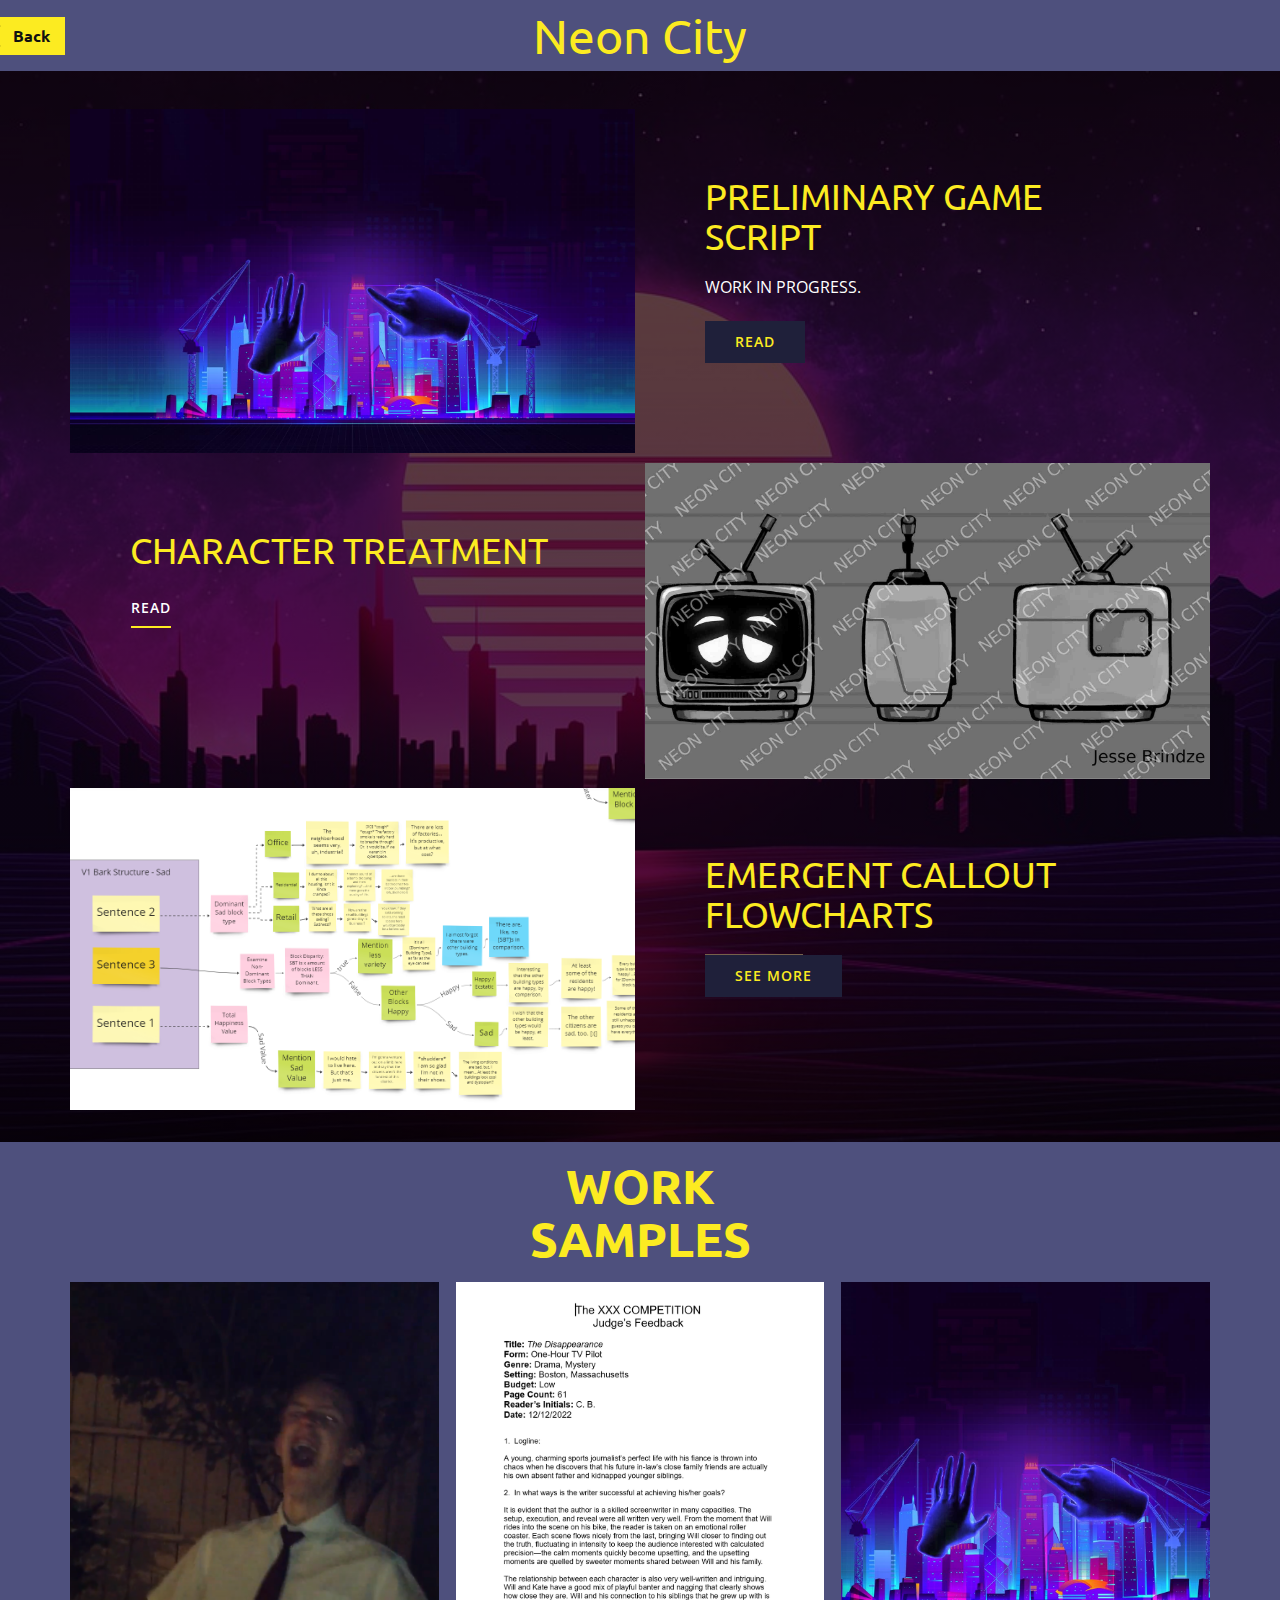
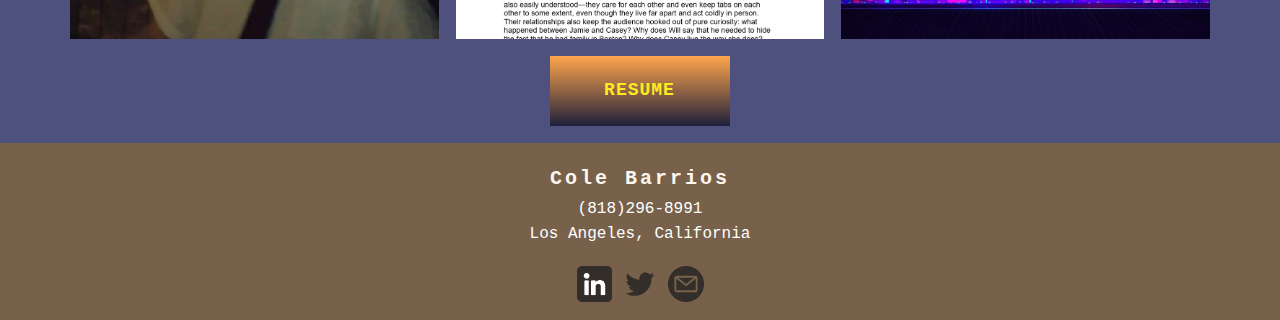
<file: Narrative-Design-Subpages/Neon-City.html>
<!DOCTYPE html>
<html style="font-size: 16px;" lang="en"><head>
    <meta name="viewport" content="width=device-width, initial-scale=1.0">
    <meta charset="utf-8">
    <meta name="keywords" content="portfolio">
    <meta name="description" content="">
    <title>Neon City</title>
    <link rel="stylesheet" href="../nicepage.css" media="screen">
<link rel="stylesheet" href="Neon-City.css" media="screen">
    <script class="u-script" type="text/javascript" src="../jquery.js" defer=""></script>
    <script class="u-script" type="text/javascript" src="../nicepage.js" defer=""></script>
    <meta name="generator" content="Nicepage 5.2.4, nicepage.com">
    <link id="u-theme-google-font" rel="stylesheet" href="https://fonts.googleapis.com/css?family=Open+Sans:300,300i,400,400i,500,500i,600,600i,700,700i,800,800i">
    <link id="u-page-google-font" rel="stylesheet" href="https://fonts.googleapis.com/css?family=Ubuntu:300,300i,400,400i,500,500i,700,700i">
    
    
    
    <script type="application/ld+json">{
		"@context": "http://schema.org",
		"@type": "Organization",
		"name": "colebbarrios",
		"sameAs": [
				"https://www.linkedin.com/in/colebbarrios/",
				"https://mobile.twitter.com/colepium",
				"mailto:c0le.b4rri0s@gmail.com",
				"https://www.linkedin.com/in/colebbarrios/",
				"https://mobile.twitter.com/colepium",
				"mailto:c0le.b4rri0s@gmail.com"
		]
}</script>
    <meta name="theme-color" content="#1f203a">
    <meta name="twitter:site" content="@">
    <meta name="twitter:card" content="summary_large_image">
    <meta name="twitter:title" content="Neon City">
    <meta name="twitter:description" content="colebbarrios">
    <meta property="og:title" content="Neon City">
    <meta property="og:description" content="">
    <meta property="og:type" content="website">
  </head>
  <body class="u-body u-xl-mode" data-lang="en">
    <section class="u-align-left u-clearfix u-palette-1-dark-1 u-valign-bottom u-section-1" id="carousel_2505">
      <h1 class="u-custom-font u-font-ubuntu u-text u-text-default u-text-palette-3-base u-text-1">Neon City</h1>
      <a href="../Narrative-Design.html" class="u-border-2 u-border-grey-75 u-btn u-button-style u-custom-font u-font-ubuntu u-hover-palette-3-base u-palette-3-base u-btn-1"><span class="u-file-icon u-icon u-icon-1"><img src="../images/271220.png" alt=""></span> Back
      </a>
      <div class="u-container-style u-expanded-width u-group u-image u-shading u-shape-rectangle u-image-1" data-image-width="1280" data-image-height="720">
        <div class="u-container-layout u-container-layout-1">
          <div class="u-clearfix u-gutter-10 u-layout-wrap u-layout-wrap-1">
            <div class="u-layout">
              <div class="u-layout-col">
                <div class="u-size-30">
                  <div class="u-layout-row">
                    <div class="u-container-style u-file-link u-image u-layout-cell u-left-cell u-size-30 u-image-2" src="" data-image-width="1920" data-image-height="1080" data-href="../files/NeonCityOriginalDraft.pdf" data-target="_blank">
                      <div class="u-container-layout u-valign-middle u-container-layout-2"></div>
                    </div>
                    <div class="u-align-left u-container-style u-layout-cell u-right-cell u-size-30 u-layout-cell-2">
                      <div class="u-container-layout u-container-layout-3">
                        <h2 class="u-custom-font u-font-ubuntu u-text u-text-palette-3-base u-text-2">PRELIMINARY GAME SCRIPT</h2>
                        <p class="u-text u-text-3">WORK IN PROGRESS.</p>
                        <a href="../files/NeonCityOriginalDraft.pdf" class="u-border-2 u-border-grey-75 u-btn u-button-style u-file-link u-palette-1-dark-2 u-text-palette-3-base u-btn-2" target="_blank">Read</a>
                      </div>
                    </div>
                  </div>
                </div>
                <div class="u-size-30">
                  <div class="u-layout-row">
                    <div class="u-align-left u-container-style u-layout-cell u-left-cell u-size-30 u-layout-cell-3">
                      <div class="u-container-layout u-container-layout-4">
                        <h2 class="u-custom-font u-font-ubuntu u-text u-text-palette-3-base u-text-4">CHARACTER TREATMENT</h2>
                        <a href="../files/NeonCityCharacterTreatments.pdf" class="u-border-2 u-border-no-left u-border-no-right u-border-no-top u-border-palette-3-base u-btn u-btn-rectangle u-button-style u-file-link u-none u-text-body-alt-color u-btn-3" target="_blank">Read</a>
                      </div>
                    </div>
                    <div class="u-container-style u-file-link u-image u-layout-cell u-right-cell u-size-30 u-image-3" src="" data-image-width="4285" data-image-height="2179" data-href="../files/NeonCityCharacterTreatments.pdf" data-target="_blank">
                      <div class="u-container-layout u-valign-middle u-container-layout-5"></div>
                    </div>
                  </div>
                </div>
              </div>
            </div>
          </div>
          <div class="u-clearfix u-gutter-10 u-layout-wrap u-layout-wrap-2">
            <div class="u-layout">
              <div class="u-layout-col">
                <div class="u-size-60">
                  <div class="u-layout-row">
                    <div class="u-container-style u-image u-layout-cell u-left-cell u-size-30 u-image-4" src="" data-image-width="1473" data-image-height="766" data-href="https://drive.google.com/drive/folders/1Q1pq9dERiMzzJ2vkHlpdrXUjyJrj5L7f?usp=sharing">
                      <div class="u-container-layout u-valign-middle u-container-layout-6"></div>
                    </div>
                    <div class="u-align-left u-container-style u-layout-cell u-right-cell u-size-30 u-layout-cell-6">
                      <div class="u-container-layout u-container-layout-7">
                        <h2 class="u-custom-font u-font-ubuntu u-text u-text-palette-3-base u-text-5">EMERGENT CALLOUT FLOWCHARTS</h2>
                        <a href="https://docs.google.com/presentation/d/1A9ufF2u598Xg-gsfHWQeXKhYPEesRgb3KonmeWdbgTc/edit?usp=sharing" class="u-border-none u-btn u-btn-rectangle u-button-style u-palette-2-dark-2 u-btn-4" target="_blank">View</a>
                        <a href="https://drive.google.com/drive/folders/1Q1pq9dERiMzzJ2vkHlpdrXUjyJrj5L7f?usp=sharing" class="u-border-2 u-border-grey-75 u-btn u-button-style u-palette-1-dark-2 u-text-palette-3-base u-btn-5" target="_blank">See More</a>
                      </div>
                    </div>
                  </div>
                </div>
              </div>
            </div>
          </div>
        </div>
      </div>
    </section>
    <section class="u-align-center u-clearfix u-palette-1-dark-1 u-section-2" id="sec-4a05">
      <div class="u-clearfix u-sheet u-sheet-1">
        <h1 class="u-custom-font u-font-ubuntu u-text u-text-palette-3-base u-text-1">WORK SAMPLES</h1>
        <div class="u-expanded-width u-gallery u-layout-grid u-lightbox u-show-text-on-hover u-gallery-1">
          <div class="u-gallery-inner u-gallery-inner-1">
            <div class="u-effect-fade u-effect-hover-zoom u-gallery-item" data-href="../Screenwriting.html" title="Screenwriting">
              <div class="u-back-slide" data-image-width="1689" data-image-height="876">
                <img class="u-back-image u-expanded" src="../images/image-16.png" alt="Screenplays">
              </div>
              <div class="u-over-slide u-shading u-valign-bottom u-over-slide-1">
                <h3 class="u-gallery-heading">Screenplays</h3>
                <p class="u-gallery-text" style="margin-top: 0px;">Assorted original &amp; speculative works for TV and Film. For game scripts, see Narrative Design.</p>
              </div>
            </div>
            <div class="u-effect-fade u-effect-hover-zoom u-gallery-item" data-href="../Coverage.html" title="Coverage">
              <div class="u-back-slide" data-image-width="1019" data-image-height="1080">
                <img class="u-back-image u-expanded" src="../images/image.png" alt="Creative Development">
              </div>
              <div class="u-over-slide u-shading u-valign-bottom u-over-slide-2">
                <h3 class="u-gallery-heading">Creative Development</h3>
                <p class="u-gallery-text" style="margin-top: 0px;">Speculative professional coverage samples for TV, feature, produced, and unproduced work.</p>
              </div>
            </div>
            <div class="u-effect-fade u-effect-hover-zoom u-gallery-item" data-href="../Narrative-Design.html" title="Narrative Design">
              <div class="u-back-slide" data-image-width="1920" data-image-height="1080">
                <img class="u-back-image u-expanded" src="../images/8mb.video-k3G-Af4w6zEq.jpg" alt="Narrative Design">
              </div>
              <div class="u-over-slide u-shading u-valign-bottom u-over-slide-3">
                <h3 class="u-gallery-heading">Narrative Design</h3>
                <p class="u-gallery-text" style="margin-top: 0px;">Game scripts, story treatments, dialogue trees, and pitch decks for Original and established IP.</p>
              </div>
            </div>
          </div>
        </div>
        <a href="../files/Cole_Barrios_Resume_Games_20221.pdf" class="u-align-center u-border-2 u-border-grey-75 u-btn u-button-style u-custom-font u-file-link u-font-courier-new u-gradient u-hover-palette-1-dark-2 u-none u-text-palette-3-base u-btn-1" target="_blank">Resume</a>
      </div>
    </section>
    
    
    <footer class="u-align-center u-clearfix u-footer u-palette-2-dark-2 u-footer" id="sec-0f65"><div class="u-clearfix u-sheet u-sheet-1">
        <h6 class="u-align-center u-text u-text-palette-2-light-3 u-text-1">Cole Barrios</h6>
        <p class="u-align-center u-custom-font u-font-courier-new u-text u-text-2"> (818)296-8991<br>Los Angeles, California
        </p>
        <div class="u-social-icons u-spacing-10 u-social-icons-1">
          <a class="u-social-url" title="Linkedin" target="_blank" href="https://www.linkedin.com/in/colebbarrios/"><span class="u-file-icon u-icon u-social-facebook u-social-icon u-text-palette-2-dark-3 u-icon-1"><img src="../images/3536505-c5aa6b76.png" alt=""></span>
          </a>
          <a class="u-social-url" title="Twitter" target="_blank" href="https://mobile.twitter.com/colepium"><span class="u-icon u-social-icon u-social-twitter u-text-palette-2-dark-3 u-icon-2"><svg class="u-svg-link" preserveAspectRatio="xMidYMin slice" viewBox="0 0 112 112" style=""><use xmlns:xlink="http://www.w3.org/1999/xlink" xlink:href="#svg-2b15"></use></svg><svg class="u-svg-content" viewBox="0 0 112 112" x="0" y="0" id="svg-2b15"><path fill="currentColor" d="M92.2,38.2c0,0.8,0,1.6,0,2.3c0,24.3-18.6,52.4-52.6,52.4c-10.6,0.1-20.2-2.9-28.5-8.2
	c1.4,0.2,2.9,0.2,4.4,0.2c8.7,0,16.7-2.9,23-7.9c-8.1-0.2-14.9-5.5-17.3-12.8c1.1,0.2,2.4,0.2,3.4,0.2c1.6,0,3.3-0.2,4.8-0.7
	c-8.4-1.6-14.9-9.2-14.9-18c0-0.2,0-0.2,0-0.2c2.5,1.4,5.4,2.2,8.4,2.3c-5-3.3-8.3-8.9-8.3-15.4c0-3.4,1-6.5,2.5-9.2
	c9.1,11.1,22.7,18.5,38,19.2c-0.2-1.4-0.4-2.8-0.4-4.3c0.1-10,8.3-18.2,18.5-18.2c5.4,0,10.1,2.2,13.5,5.7c4.3-0.8,8.1-2.3,11.7-4.5
	c-1.4,4.3-4.3,7.9-8.1,10.1c3.7-0.4,7.3-1.4,10.6-2.9C98.9,32.3,95.7,35.5,92.2,38.2z"></path></svg></span>
          </a>
          <a class="u-social-url" title="Email me!" target="_blank" href="mailto:c0le.b4rri0s@gmail.com"><span class="u-file-icon u-icon u-social-icon u-social-instagram u-text-palette-2-dark-3 u-icon-3"><img src="../images/3178158-216dd6bc.png" alt=""></span>
          </a>
        </div>
      </div></footer>
  
</body></html>
</file>
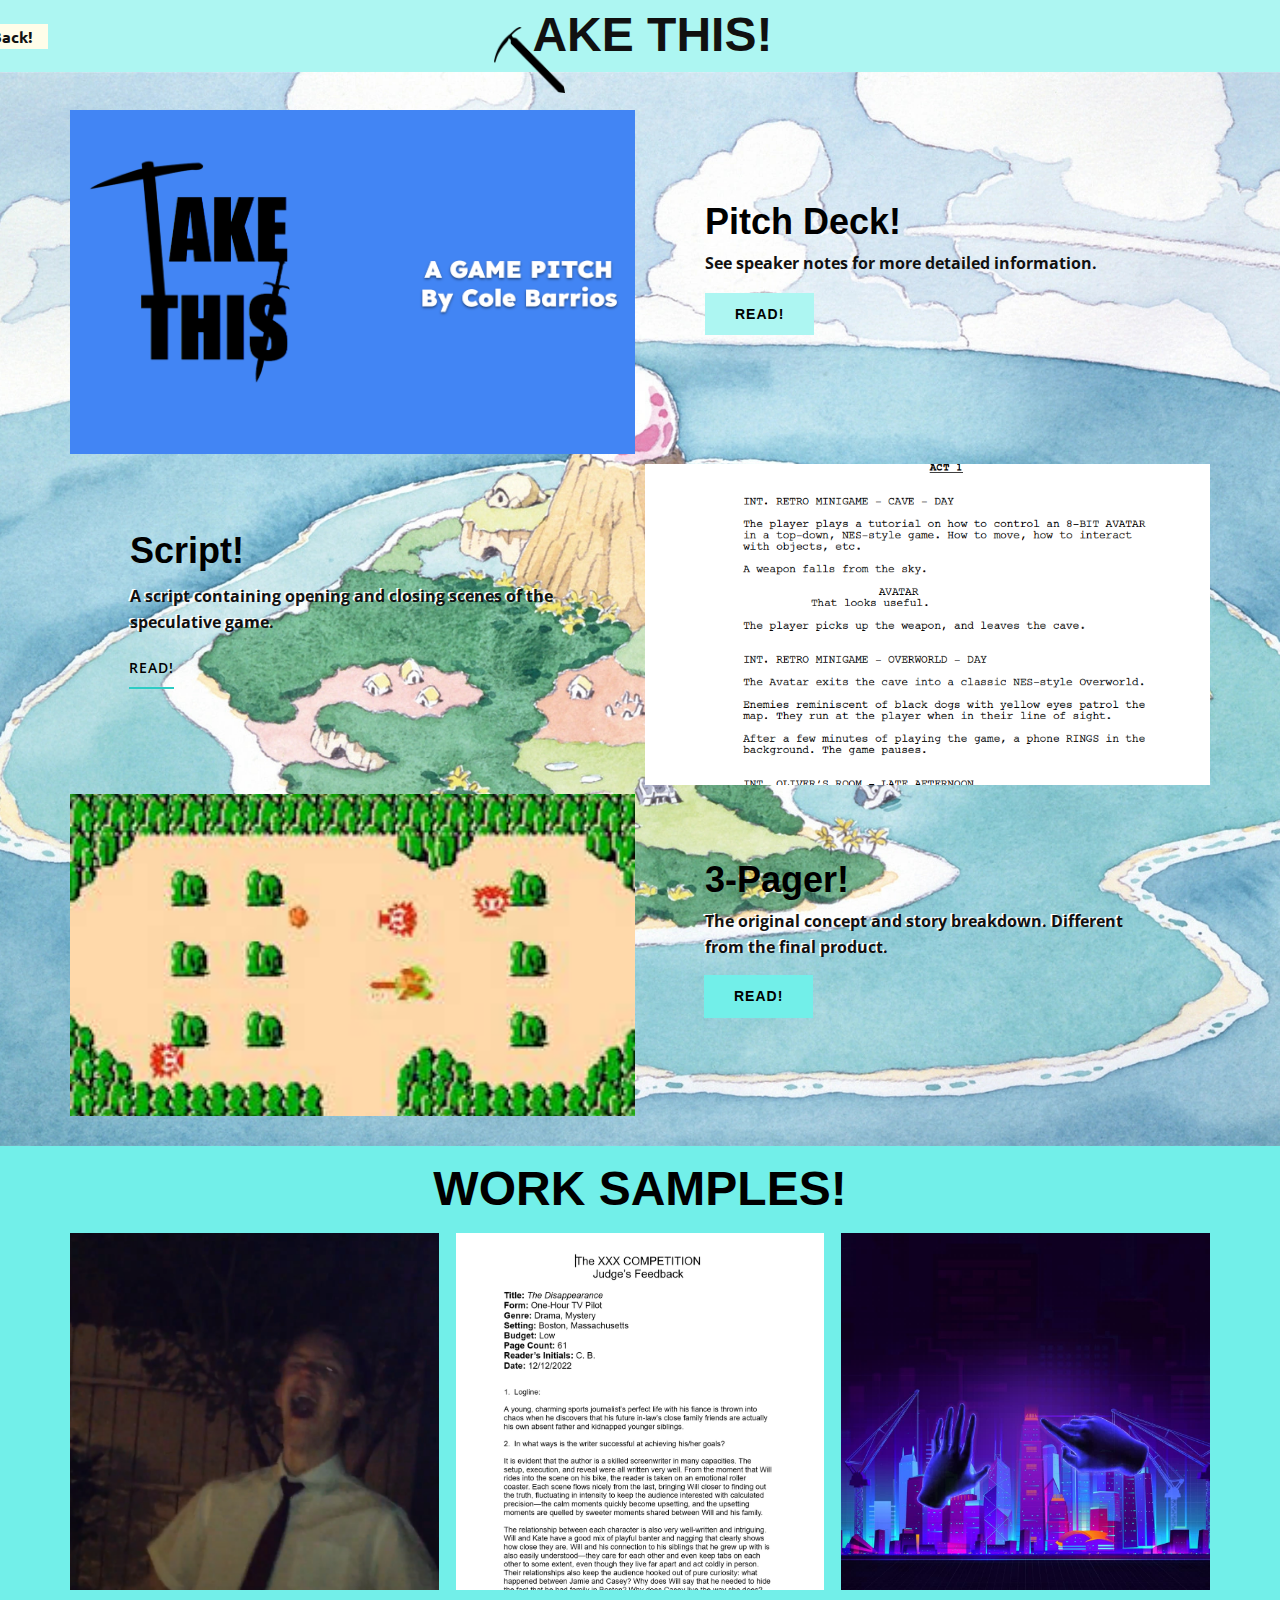
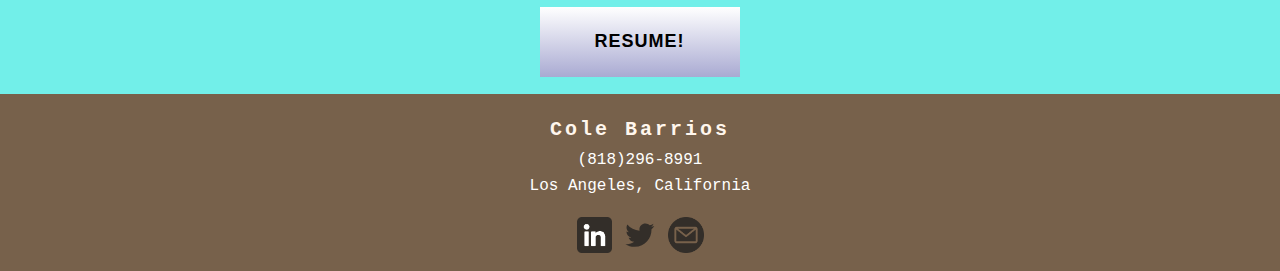
<file: Narrative-Design-Subpages/Take-This.html>
<!DOCTYPE html>
<html style="font-size: 16px;" lang="en"><head>
    <meta name="viewport" content="width=device-width, initial-scale=1.0">
    <meta charset="utf-8">
    <meta name="keywords" content="portfolio">
    <meta name="description" content="">
    <title>Take This</title>
    <link rel="stylesheet" href="../nicepage.css" media="screen">
<link rel="stylesheet" href="Take-This.css" media="screen">
    <script class="u-script" type="text/javascript" src="../jquery.js" defer=""></script>
    <script class="u-script" type="text/javascript" src="../nicepage.js" defer=""></script>
    <meta name="generator" content="Nicepage 5.2.4, nicepage.com">
    <link id="u-theme-google-font" rel="stylesheet" href="https://fonts.googleapis.com/css?family=Open+Sans:300,300i,400,400i,500,500i,600,600i,700,700i,800,800i">
    <link id="u-page-google-font" rel="stylesheet" href="https://fonts.googleapis.com/css?family=Ubuntu:300,300i,400,400i,500,500i,700,700i">
    
    
    
    <script type="application/ld+json">{
		"@context": "http://schema.org",
		"@type": "Organization",
		"name": "colebbarrios",
		"sameAs": [
				"https://www.linkedin.com/in/colebbarrios/",
				"https://mobile.twitter.com/colepium",
				"mailto:c0le.b4rri0s@gmail.com",
				"https://www.linkedin.com/in/colebbarrios/",
				"https://mobile.twitter.com/colepium",
				"mailto:c0le.b4rri0s@gmail.com"
		]
}</script>
    <meta name="theme-color" content="#1f203a">
    <meta name="twitter:site" content="@">
    <meta name="twitter:card" content="summary_large_image">
    <meta name="twitter:title" content="Take This">
    <meta name="twitter:description" content="colebbarrios">
    <meta property="og:title" content="Take This">
    <meta property="og:description" content="">
    <meta property="og:type" content="website">
  </head>
  <body class="u-body u-xl-mode" data-lang="en">
    <section class="u-align-left u-clearfix u-palette-4-light-2 u-section-1" id="carousel_2505">
      <h1 class="u-custom-font u-font-arial u-text u-text-body-color u-text-default u-text-1">&nbsp; AKE THIS!</h1>
      <a href="../Narrative-Design.html" class="u-border-2 u-border-grey-75 u-btn u-button-style u-custom-font u-font-ubuntu u-hover-palette-3-light-2 u-palette-3-light-3 u-btn-1"> &nbsp;​​Back!</a>
      <div class="u-container-style u-expanded-width u-group u-image u-shape-rectangle u-image-1" data-image-width="1860" data-image-height="1309">
        <div class="u-container-layout u-container-layout-1">
          <div class="u-clearfix u-gutter-10 u-layout-wrap u-layout-wrap-1">
            <div class="u-layout">
              <div class="u-layout-col">
                <div class="u-size-30">
                  <div class="u-layout-row">
                    <div class="u-container-style u-image u-layout-cell u-left-cell u-size-30 u-image-2" src="" data-image-width="1306" data-image-height="734" data-href="https://docs.google.com/presentation/d/1UXLJL3z52-eNESWYj0lSuf_4MzK9cOXgHIDjIFH-fbk/edit?usp=sharing" data-target="_blank">
                      <div class="u-container-layout u-valign-middle u-container-layout-2"></div>
                    </div>
                    <div class="u-align-left u-container-style u-layout-cell u-right-cell u-size-30 u-layout-cell-2">
                      <div class="u-container-layout u-container-layout-3">
                        <h2 class="u-custom-font u-font-arial u-text u-text-black u-text-2">Pitch Deck!</h2>
                        <p class="u-text u-text-3">See speaker notes for more detailed information.</p>
                        <a href="https://docs.google.com/presentation/d/1UXLJL3z52-eNESWYj0lSuf_4MzK9cOXgHIDjIFH-fbk/edit?usp=sharing" class="u-border-2 u-border-grey-75 u-btn u-button-style u-custom-font u-font-arial u-palette-4-light-2 u-text-black u-btn-2" target="_blank">Read! <span style="font-style: italic;">
                            <span style="font-style: normal;"></span>
                          </span>
                        </a>
                      </div>
                    </div>
                  </div>
                </div>
                <div class="u-size-30">
                  <div class="u-layout-row">
                    <div class="u-align-left u-container-style u-layout-cell u-left-cell u-size-30 u-layout-cell-3">
                      <div class="u-container-layout u-container-layout-4">
                        <h2 class="u-custom-font u-font-arial u-text u-text-black u-text-4">Script!</h2>
                        <p class="u-text u-text-5">A script containing opening and closing scenes of the speculative game.</p>
                        <a href="../files/TakeThis-OpeningandClosingScenes.pdf" class="u-border-2 u-border-no-left u-border-no-right u-border-no-top u-border-palette-4-base u-btn u-btn-rectangle u-button-style u-file-link u-none u-text-black u-btn-3" target="_blank">Read!</a>
                      </div>
                    </div>
                    <div class="u-container-style u-file-link u-image u-layout-cell u-right-cell u-size-30 u-image-3" src="" data-image-width="800" data-image-height="674" data-href="../files/TakeThis-OpeningandClosingScenes.pdf" data-target="_blank">
                      <div class="u-container-layout u-valign-middle u-container-layout-5"></div>
                    </div>
                  </div>
                </div>
              </div>
            </div>
          </div>
          <div class="u-clearfix u-gutter-10 u-layout-wrap u-layout-wrap-2">
            <div class="u-layout">
              <div class="u-layout-col">
                <div class="u-size-60">
                  <div class="u-layout-row">
                    <div class="u-container-style u-file-link u-image u-layout-cell u-left-cell u-size-30 u-image-4" src="" data-image-width="290" data-image-height="174" data-href="../files/TakeThis3Pager-ColeBarrios.pdf" data-target="_blank">
                      <div class="u-container-layout u-valign-middle u-container-layout-6"></div>
                    </div>
                    <div class="u-align-left u-container-style u-layout-cell u-right-cell u-size-30 u-layout-cell-6">
                      <div class="u-container-layout u-container-layout-7">
                        <h2 class="u-custom-font u-font-arial u-text u-text-black u-text-6">3-Pager!</h2>
                        <p class="u-text u-text-7">The original concept and story breakdown. Different from the final product.</p>
                        <a href="../files/TakeThis3Pager-ColeBarrios.pdf" class="u-border-2 u-border-grey-75 u-btn u-button-style u-custom-font u-file-link u-font-arial u-palette-4-light-1 u-text-black u-btn-4" target="_blank">Read!</a>
                      </div>
                    </div>
                  </div>
                </div>
              </div>
            </div>
          </div>
        </div>
      </div>
      <img class="u-flip-horizontal u-image u-image-contain u-image-5" src="../images/1857291.png" alt="" data-image-width="2400" data-image-height="2205">
    </section>
    <section class="u-align-center u-clearfix u-palette-4-light-1 u-section-2" id="sec-4a05">
      <div class="u-clearfix u-sheet u-sheet-1">
        <h1 class="u-custom-font u-font-arial u-text u-text-black u-text-1">WORK SAMPLES!</h1>
        <div class="u-expanded-width u-gallery u-layout-grid u-lightbox u-show-text-on-hover u-gallery-1">
          <div class="u-gallery-inner u-gallery-inner-1">
            <div class="u-effect-fade u-effect-hover-zoom u-gallery-item" data-href="../Screenwriting.html" title="Screenwriting">
              <div class="u-back-slide" data-image-width="1689" data-image-height="876">
                <img class="u-back-image u-expanded" src="../images/image-16.png" alt="Screenplays">
              </div>
              <div class="u-over-slide u-shading u-valign-bottom u-over-slide-1">
                <h3 class="u-gallery-heading">Screenplays</h3>
                <p class="u-gallery-text" style="margin-top: 0px;">Assorted original &amp; speculative works for TV and Film. For game scripts, see Narrative Design.</p>
              </div>
            </div>
            <div class="u-effect-fade u-effect-hover-zoom u-gallery-item" data-href="../Coverage.html" title="Coverage">
              <div class="u-back-slide" data-image-width="1019" data-image-height="1080">
                <img class="u-back-image u-expanded" src="../images/image.png" alt="Creative Development">
              </div>
              <div class="u-over-slide u-shading u-valign-bottom u-over-slide-2">
                <h3 class="u-gallery-heading">Creative Development</h3>
                <p class="u-gallery-text" style="margin-top: 0px;">Speculative professional coverage samples for TV, feature, produced, and unproduced work.</p>
              </div>
            </div>
            <div class="u-effect-fade u-effect-hover-zoom u-gallery-item" data-href="../Narrative-Design.html" title="Narrative Design">
              <div class="u-back-slide" data-image-width="1920" data-image-height="1080">
                <img class="u-back-image u-expanded" src="../images/8mb.video-k3G-Af4w6zEq.jpg" alt="Narrative Design">
              </div>
              <div class="u-over-slide u-shading u-valign-bottom u-over-slide-3">
                <h3 class="u-gallery-heading">Narrative Design</h3>
                <p class="u-gallery-text" style="margin-top: 0px;">Game scripts, story treatments, dialogue trees, and pitch decks for Original and established IP.</p>
              </div>
            </div>
          </div>
        </div>
        <a href="../files/Cole_Barrios_Resume_Games_20221.pdf" class="u-align-center u-border-2 u-border-grey-75 u-btn u-button-style u-custom-font u-file-link u-font-arial u-gradient u-hover-palette-1-dark-2 u-none u-text-black u-btn-1" target="_blank">Resume!</a>
      </div>
    </section>
    
    
    <footer class="u-align-center u-clearfix u-footer u-palette-2-dark-2 u-footer" id="sec-0f65"><div class="u-clearfix u-sheet u-sheet-1">
        <h6 class="u-align-center u-text u-text-palette-2-light-3 u-text-1">Cole Barrios</h6>
        <p class="u-align-center u-custom-font u-font-courier-new u-text u-text-2"> (818)296-8991<br>Los Angeles, California
        </p>
        <div class="u-social-icons u-spacing-10 u-social-icons-1">
          <a class="u-social-url" title="Linkedin" target="_blank" href="https://www.linkedin.com/in/colebbarrios/"><span class="u-file-icon u-icon u-social-facebook u-social-icon u-text-palette-2-dark-3 u-icon-1"><img src="../images/3536505-c5aa6b76.png" alt=""></span>
          </a>
          <a class="u-social-url" title="Twitter" target="_blank" href="https://mobile.twitter.com/colepium"><span class="u-icon u-social-icon u-social-twitter u-text-palette-2-dark-3 u-icon-2"><svg class="u-svg-link" preserveAspectRatio="xMidYMin slice" viewBox="0 0 112 112" style=""><use xmlns:xlink="http://www.w3.org/1999/xlink" xlink:href="#svg-2b15"></use></svg><svg class="u-svg-content" viewBox="0 0 112 112" x="0" y="0" id="svg-2b15"><path fill="currentColor" d="M92.2,38.2c0,0.8,0,1.6,0,2.3c0,24.3-18.6,52.4-52.6,52.4c-10.6,0.1-20.2-2.9-28.5-8.2
	c1.4,0.2,2.9,0.2,4.4,0.2c8.7,0,16.7-2.9,23-7.9c-8.1-0.2-14.9-5.5-17.3-12.8c1.1,0.2,2.4,0.2,3.4,0.2c1.6,0,3.3-0.2,4.8-0.7
	c-8.4-1.6-14.9-9.2-14.9-18c0-0.2,0-0.2,0-0.2c2.5,1.4,5.4,2.2,8.4,2.3c-5-3.3-8.3-8.9-8.3-15.4c0-3.4,1-6.5,2.5-9.2
	c9.1,11.1,22.7,18.5,38,19.2c-0.2-1.4-0.4-2.8-0.4-4.3c0.1-10,8.3-18.2,18.5-18.2c5.4,0,10.1,2.2,13.5,5.7c4.3-0.8,8.1-2.3,11.7-4.5
	c-1.4,4.3-4.3,7.9-8.1,10.1c3.7-0.4,7.3-1.4,10.6-2.9C98.9,32.3,95.7,35.5,92.2,38.2z"></path></svg></span>
          </a>
          <a class="u-social-url" title="Email me!" target="_blank" href="mailto:c0le.b4rri0s@gmail.com"><span class="u-file-icon u-icon u-social-icon u-social-instagram u-text-palette-2-dark-3 u-icon-3"><img src="../images/3178158-216dd6bc.png" alt=""></span>
          </a>
        </div>
      </div></footer>
  
</body></html>
</file>
